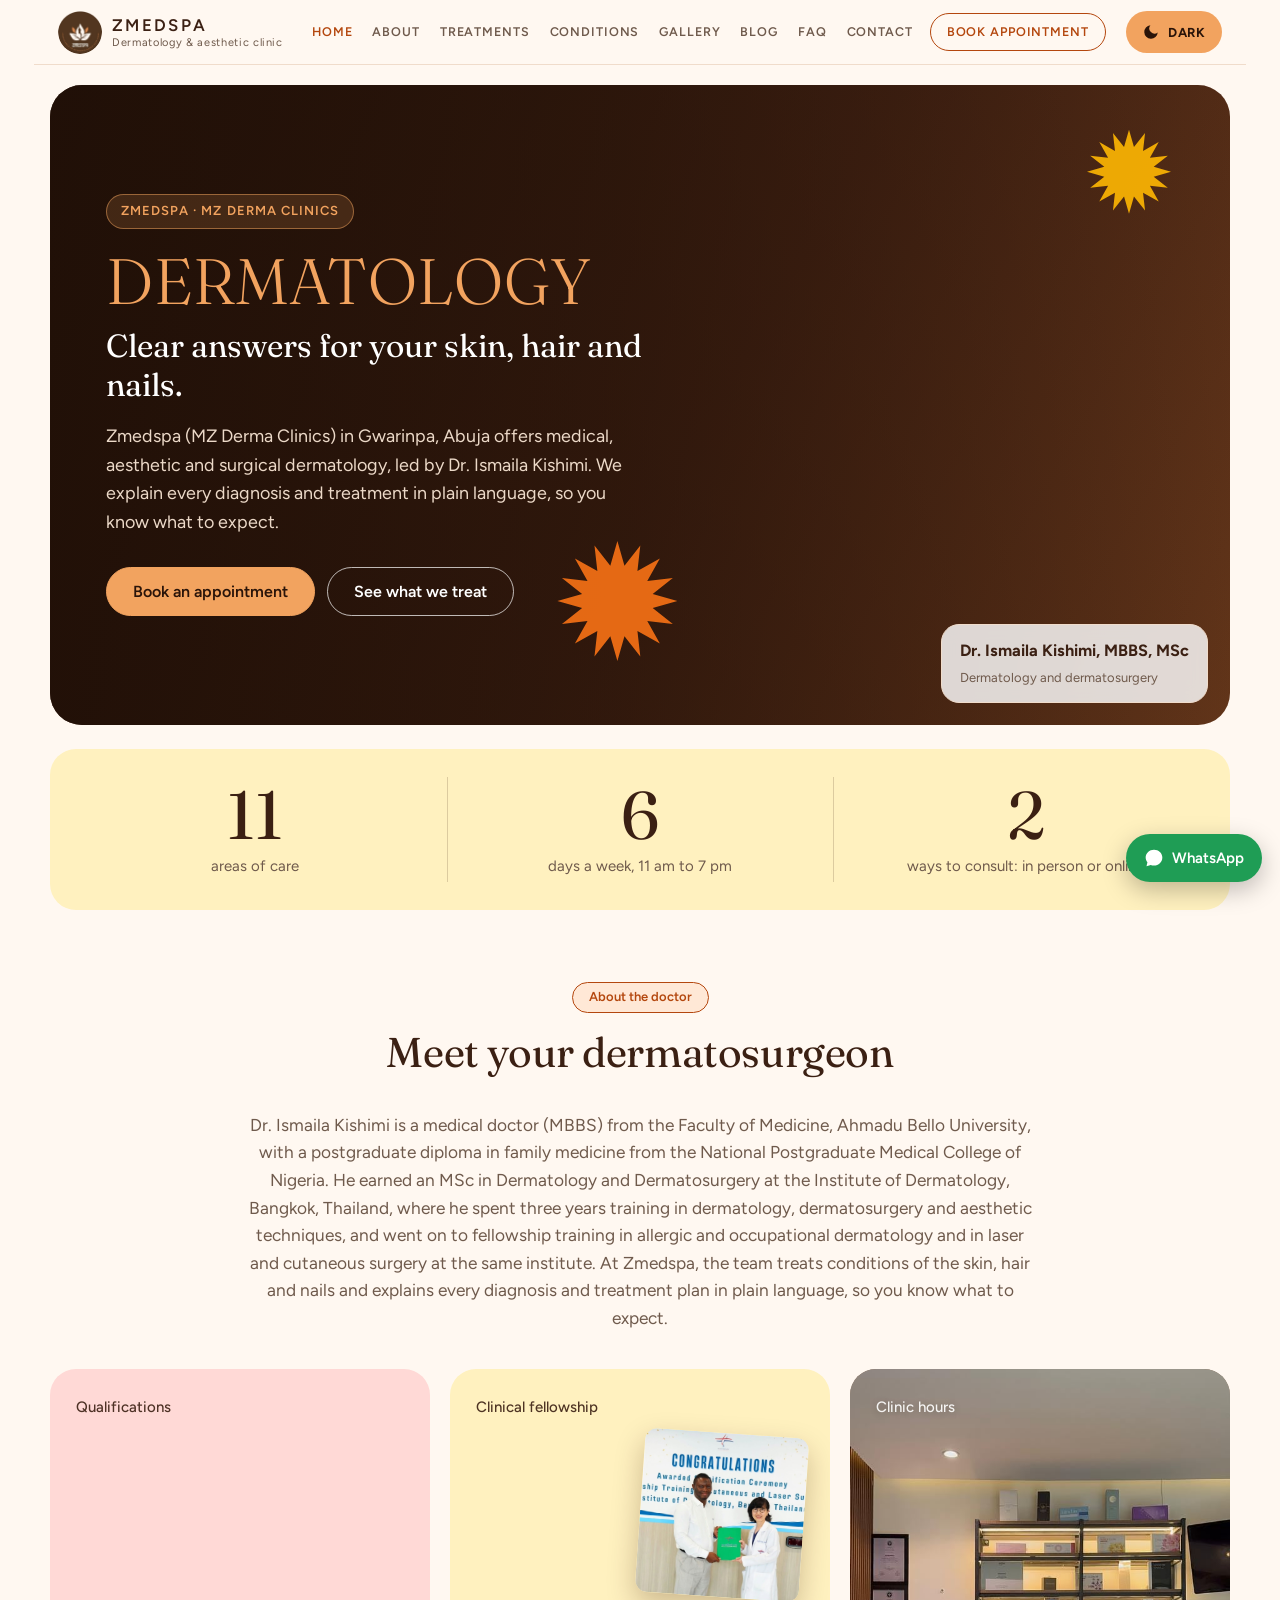
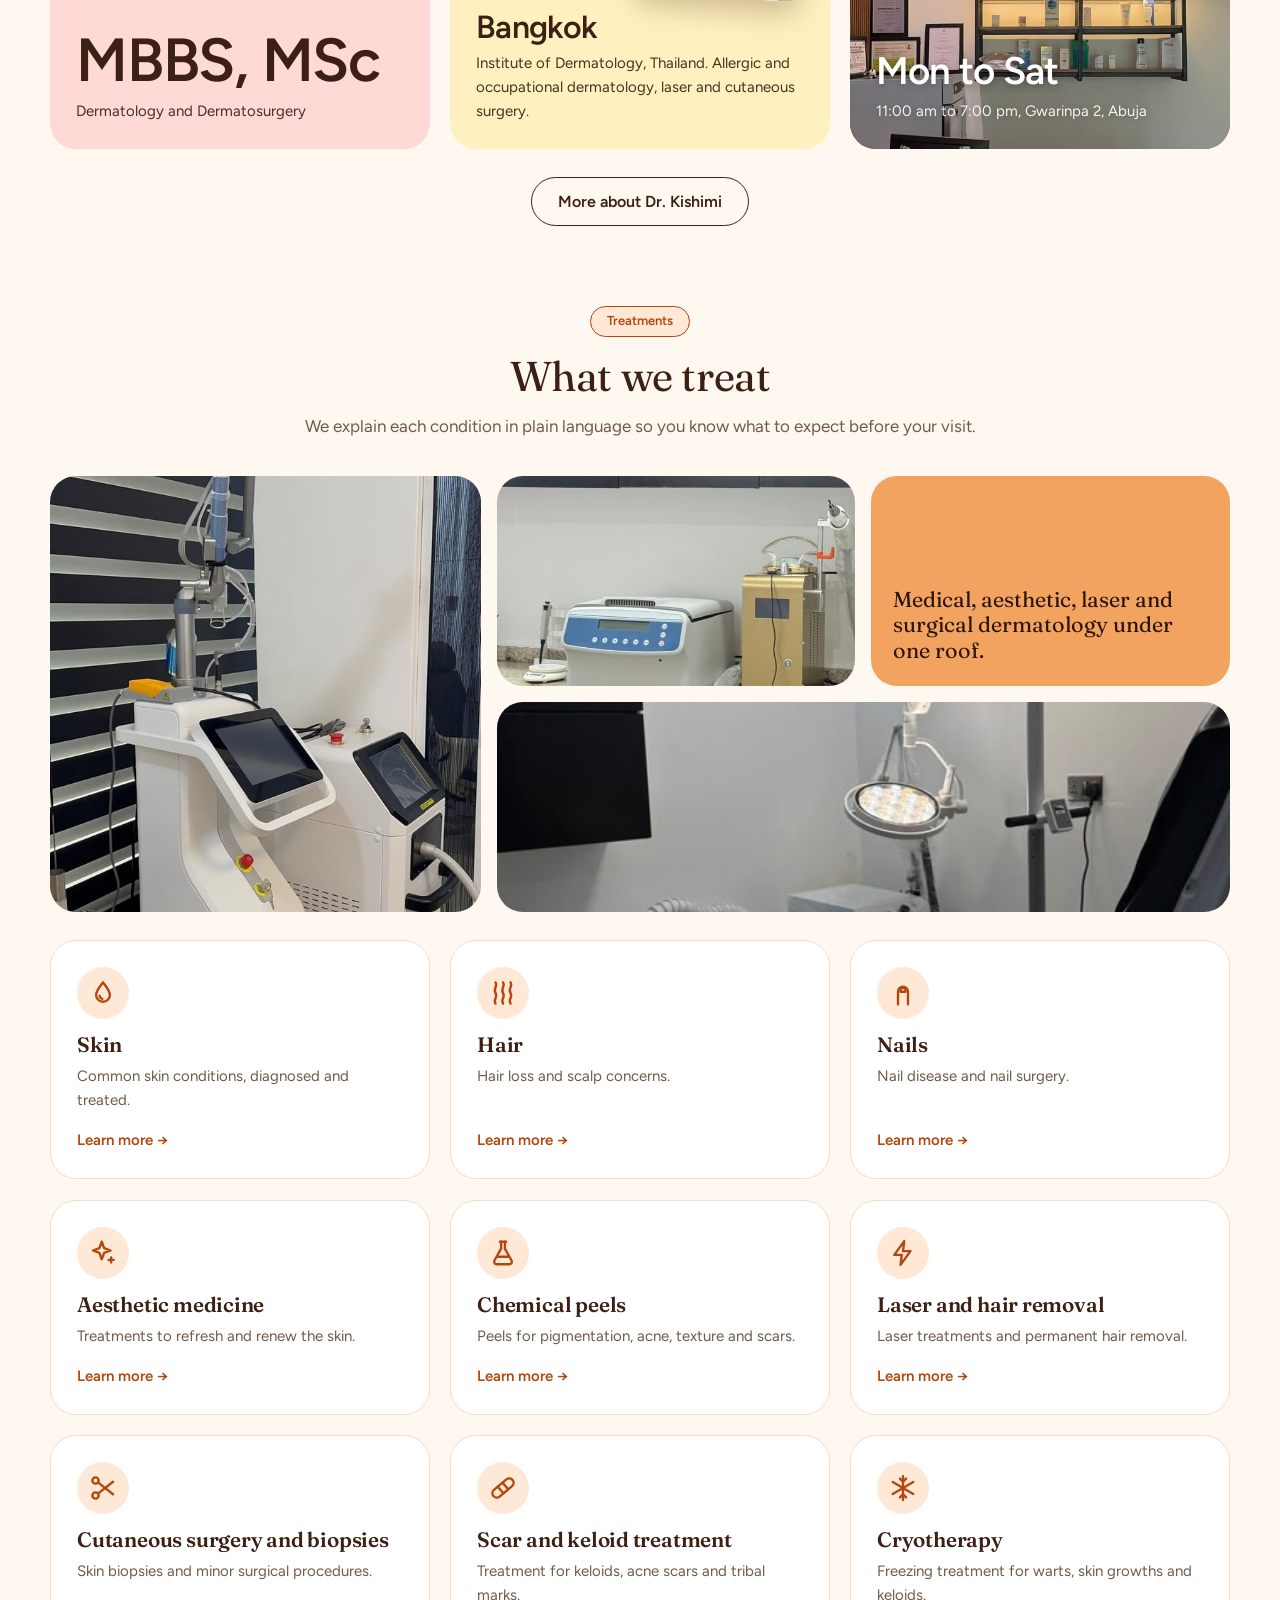
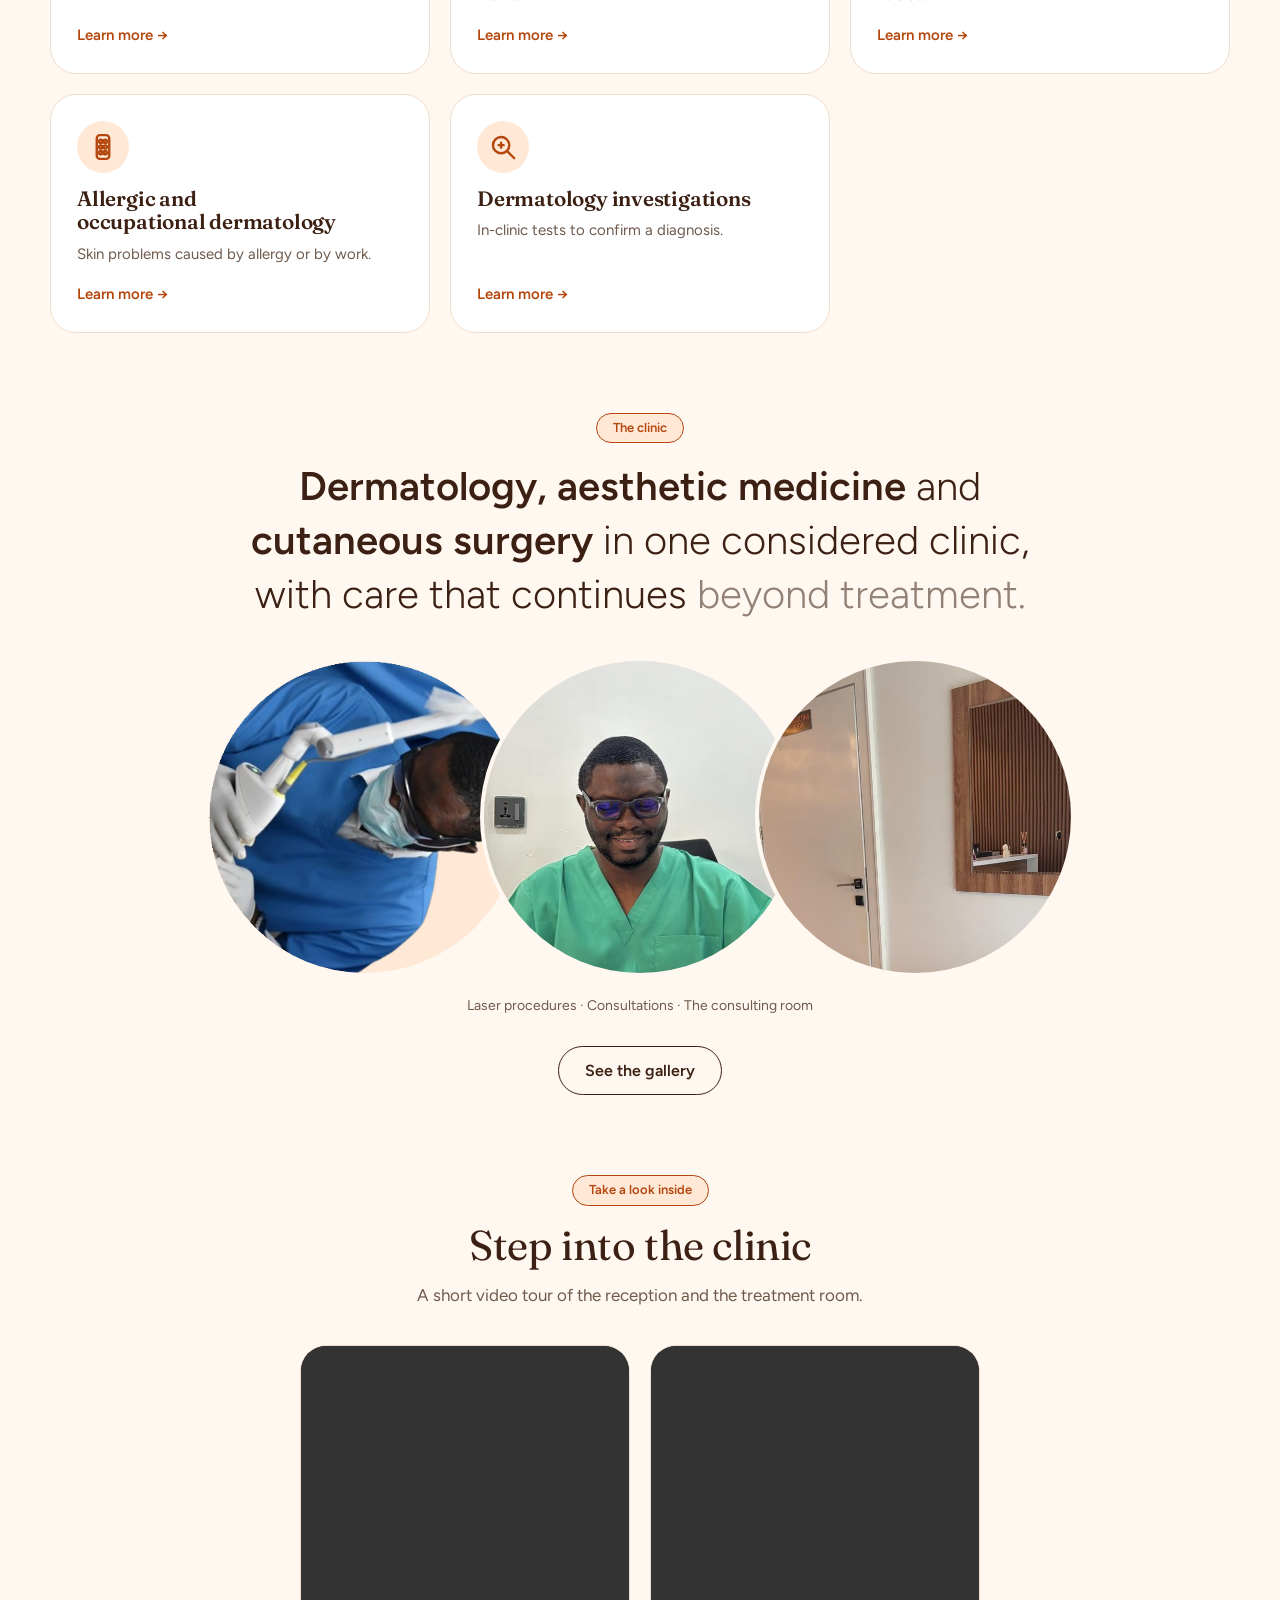
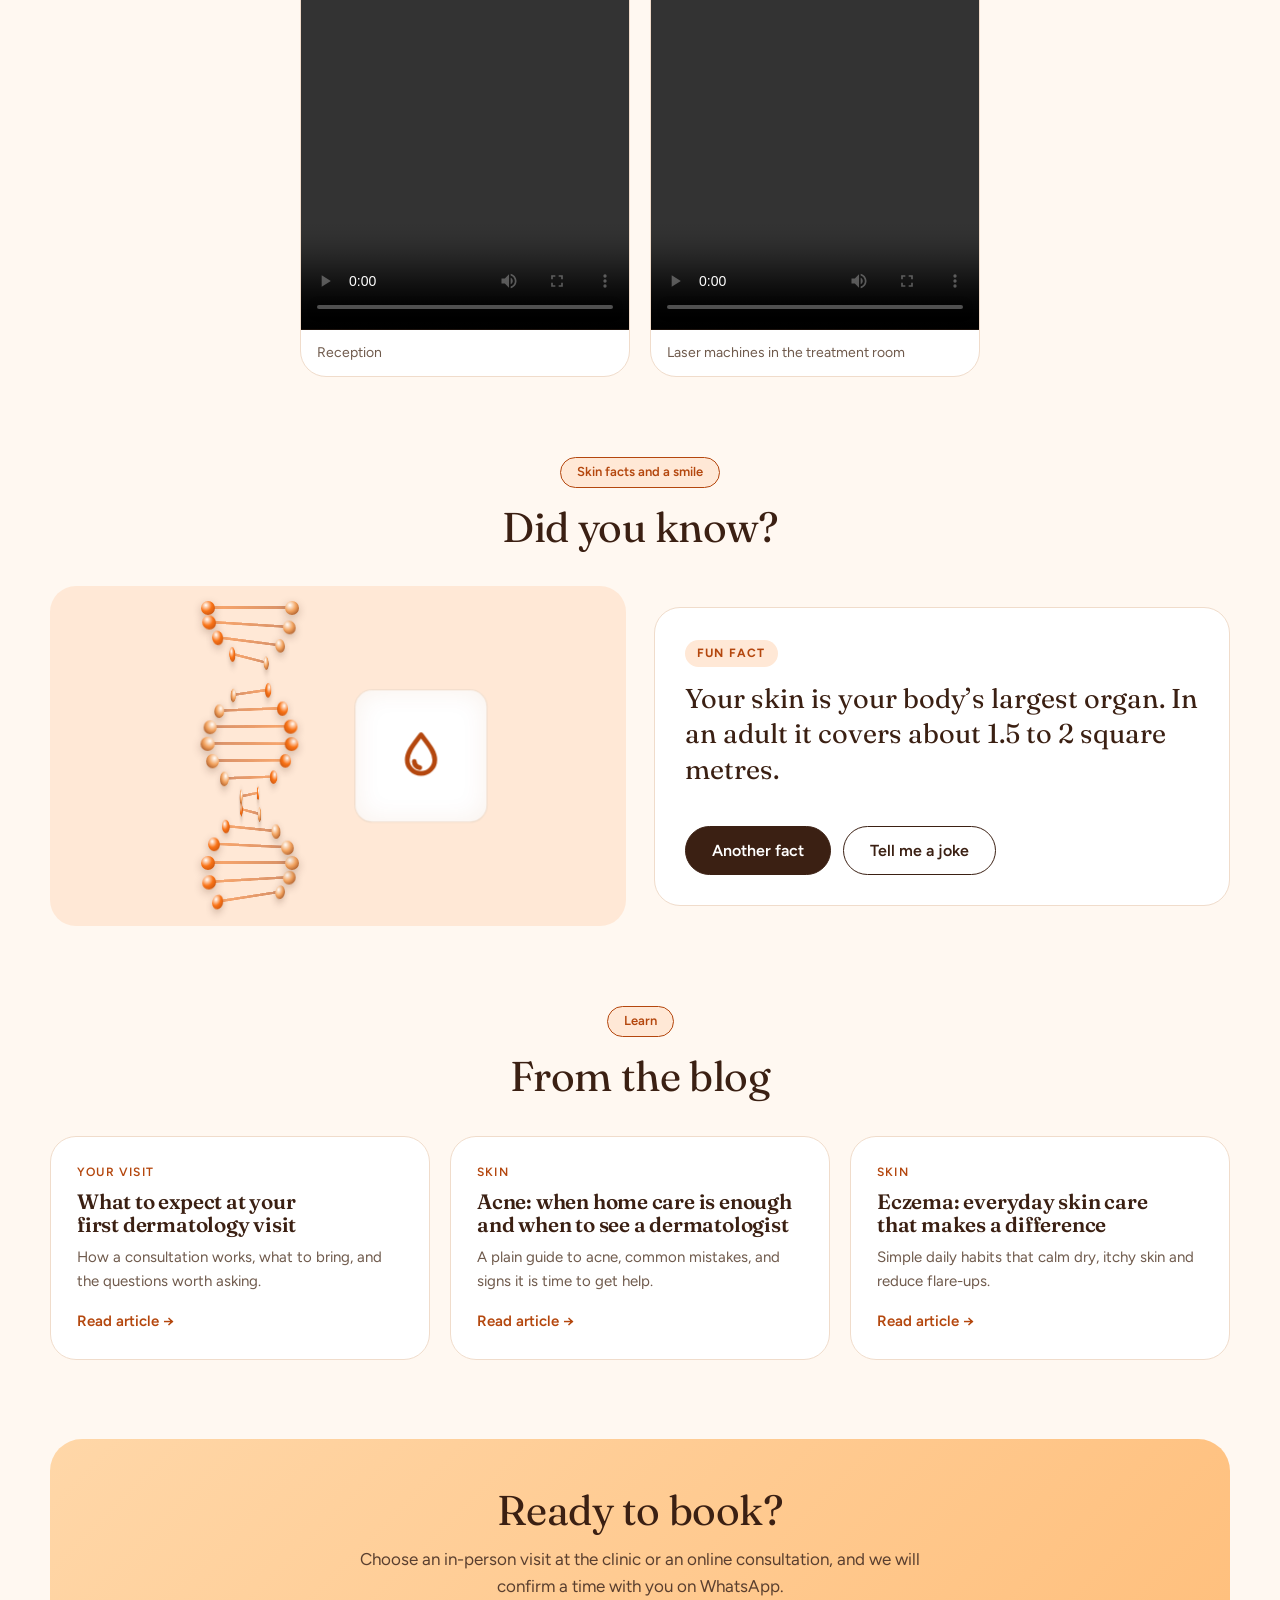
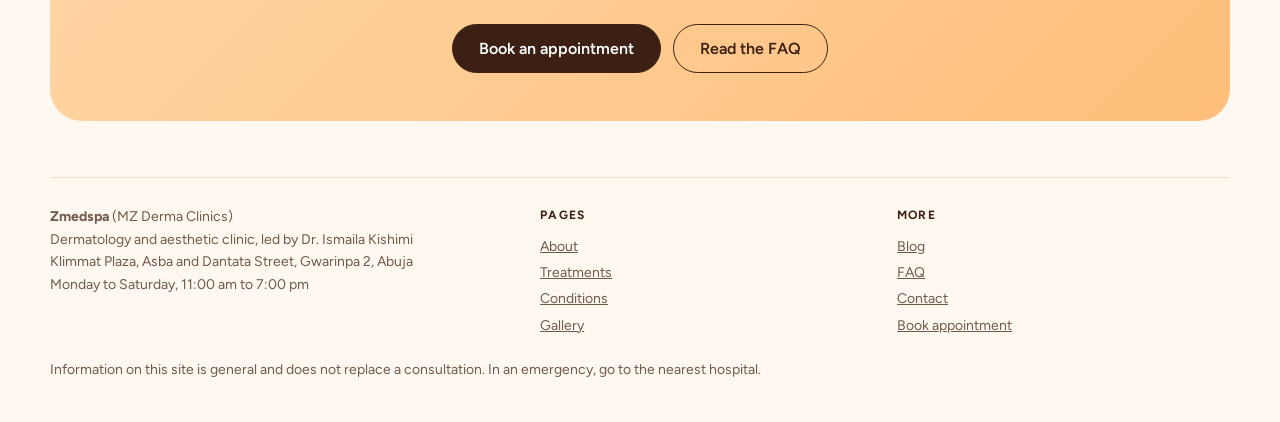
<file: index.html>
<!doctype html>
<html lang="en">
<head>
<meta charset="utf-8">
<meta name="viewport" content="width=device-width, initial-scale=1, viewport-fit=cover">
<meta name="description" content="Zmedspa (MZ Derma Clinics) is a dermatology and aesthetic clinic in Gwarinpa, Abuja, led by Dr. Ismaila Kishimi. Request an in-person or online appointment.">
<meta name="color-scheme" content="light dark">
<meta property="og:type" content="website">
<meta property="og:site_name" content="Zmedspa">
<meta name="robots" content="noindex">
<script type="application/ld+json">{"@context":"https://schema.org","@type":"MedicalClinic","name":"Zmedspa (MZ Derma Clinics)","medicalSpecialty":"Dermatologic","telephone":"+2349161036572","address":{"@type":"PostalAddress","streetAddress":"Klimmat Plaza, Asba and Dantata Street, Gwarinpa 2","addressLocality":"Abuja","addressCountry":"NG"},"openingHoursSpecification":[{"@type":"OpeningHoursSpecification","dayOfWeek":["Monday","Tuesday","Wednesday","Thursday","Friday","Saturday"],"opens":"11:00","closes":"19:00"}],"employee":{"@type":"Physician","name":"Dr. Ismaila Kishimi","medicalSpecialty":"Dermatologic"}}</script>
<meta property="og:title" content="Zmedspa | Dermatology and Aesthetic Clinic in Gwarinpa, Abuja">
<meta property="og:description" content="Zmedspa (MZ Derma Clinics) is a dermatology and aesthetic clinic in Gwarinpa, Abuja, led by Dr. Ismaila Kishimi. Request an in-person or online appointment.">
<link rel="icon" type="image/png" href="logo.png">
<title>Zmedspa | Dermatology and Aesthetic Clinic in Gwarinpa, Abuja</title>
<link rel="preconnect" href="https://fonts.googleapis.com">
<link rel="preconnect" href="https://fonts.gstatic.com" crossorigin>
<link rel="stylesheet" href="https://fonts.googleapis.com/css2?family=Figtree:wght@300;400;500;600;700&family=Fraunces:opsz,wght@9..144,300;9..144,400;9..144,600&display=swap">
<script>try{var t=localStorage.getItem('theme');if(t==='dark'||t==='light')document.documentElement.dataset.theme=t}catch(e){}</script>
<link rel="stylesheet" href="styles.css">
</head>
<body>
<a class="skip" href="#main">Skip to content</a>
<div class="wrap">
  <header class="top">
    <a class="brand" href="index.html" style="text-decoration:none"><img src="logo.png" alt="Zmedspa logo" width="44" height="44"><span>Zmedspa<small>Dermatology &amp; aesthetic clinic</small></span></a>
    <nav id="site-nav" aria-label="Main">
      <a href="index.html" aria-current="page">Home</a>
      <a href="about.html">About</a>
      <a href="treatments.html">Treatments</a>
      <a href="conditions.html">Conditions</a>
      <a href="gallery.html">Gallery</a>
      <a href="blog.html">Blog</a>
      <a href="faq.html">FAQ</a>
      <a href="contact.html">Contact</a>
      <a class="cta" href="book.html">Book appointment</a>
    </nav>
    <div class="tools">
      <button class="theme-btn" type="button" aria-label="Switch to dark mode"><svg class="i-moon" viewBox="0 0 24 24" aria-hidden="true"><path d="M21 12.8A9 9 0 1 1 11.2 3a7 7 0 0 0 9.8 9.8z"/></svg><svg class="i-sun" viewBox="0 0 24 24" aria-hidden="true"><circle cx="12" cy="12" r="4.2"/><path d="M12 1.8v2.6M12 19.6v2.6M1.8 12h2.6M19.6 12h2.6M4.8 4.8l1.8 1.8M17.4 17.4l1.8 1.8M4.8 19.2l1.8-1.8M17.4 6.6l1.8-1.8" stroke="currentColor" stroke-width="2" stroke-linecap="round" fill="none"/></svg><span class="theme-label">Dark</span></button>
      <button class="menu-btn" type="button" aria-expanded="false" aria-controls="site-nav">Menu</button>
    </div>
  </header>
  <div class="hero">
    <video class="bgvid" muted loop playsinline preload="none" aria-hidden="true" tabindex="-1" disablepictureinpicture data-src="videos/video-1.mp4"></video><span class="burst" aria-hidden="true"></span><span class="burst b2" aria-hidden="true"></span>
    <div class="hero-copy">
      <div class="eyebrow">Zmedspa &middot; MZ Derma Clinics</div>
      <h1>Dermatology</h1>
      <p class="tagline">Clear answers for your skin, hair and nails.</p>
      <p class="lead">Zmedspa (MZ Derma Clinics) in Gwarinpa, Abuja offers medical, aesthetic and surgical dermatology, led by Dr. Ismaila Kishimi. We explain every diagnosis and treatment in plain language, so you know what to expect.</p>
      <div class="actions">
        <a class="btn primary" href="book.html">Book an appointment</a>
        <a class="btn ghost" href="treatments.html">See what we treat</a>
      </div>
    </div>
    <div class="hero-photo">
      <div class="name-tag"><strong>Dr. Ismaila Kishimi, MBBS, MSc</strong><span>Dermatology and dermatosurgery</span></div>
    </div>
  </div>
  <main id="main">

    <div class="stats" aria-label="Zmedspa at a glance">
      <div class="stat"><b>11</b><span>areas of care</span></div>
      <div class="stat"><b>6</b><span>days a week, 11 am to 7 pm</span></div>
      <div class="stat"><b>2</b><span>ways to consult: in person or online</span></div>
    </div>

    <section id="about">
      <div class="head"><span class="pill">About the doctor</span><h2>Meet your dermatosurgeon</h2></div>
      <p class="about-text">Dr. Ismaila Kishimi is a medical doctor (MBBS) from the Faculty of Medicine, Ahmadu Bello University, with a postgraduate diploma in family medicine from the National Postgraduate Medical College of Nigeria. He earned an MSc in Dermatology and Dermatosurgery at the Institute of Dermatology, Bangkok, Thailand, where he spent three years training in dermatology, dermatosurgery and aesthetic techniques, and went on to fellowship training in allergic and occupational dermatology and in laser and cutaneous surgery at the same institute. At Zmedspa, the team treats conditions of the skin, hair and nails and explains every diagnosis and treatment plan in plain language, so you know what to expect.</p>
      <div class="facts">
        <div class="fact brown"><small>Qualifications</small><div><div class="big">MBBS, MSc</div><div class="desc">Dermatology and Dermatosurgery</div></div></div>
        <div class="fact cream">
          <small class="text">Clinical fellowship</small>
          <img src="images/certificate.jpg" alt="Dr. Kishimi receiving a fellowship certificate at the Institute of Dermatology, Bangkok" loading="lazy" width="800" height="799">
          <div class="text"><div class="big" style="font-size:2rem">Bangkok</div><div class="desc">Institute of Dermatology, Thailand. Allergic and occupational dermatology, laser and cutaneous surgery.</div></div>
        </div>
        <div class="fact photo">
          <img src="images/reception.jpg" alt="Clinic reception with framed certificates and lit product shelves" loading="lazy" width="607" height="929">
          <small class="top-label">Clinic hours</small>
          <div><div class="big" style="font-size:2.4rem">Mon to Sat</div><div class="desc">11:00 am to 7:00 pm, Gwarinpa 2, Abuja</div></div>
        </div>
      </div>
      <div class="actions" style="justify-content:center;margin-top:28px"><a class="btn ghost" href="about.html">More about Dr. Kishimi</a></div>
    </section>

    <section id="services">
      <div class="head"><span class="pill">Treatments</span><h2>What we treat</h2>
        <p class="section-intro">We explain each condition in plain language so you know what to expect before your visit.</p></div>
      <div class="collage">
        <figure class="c1"><img src="images/laser-machines.jpg" alt="Two laser machines beside a cryotherapy flask in front of a striped blind" loading="lazy"></figure>
        <figure class="c2"><img src="images/lab-equipment.jpg" alt="A centrifuge and a gold-coloured treatment machine on a laboratory counter" loading="lazy"></figure>
        <div class="c4">Medical, aesthetic, laser and surgical dermatology under one roof.</div>
        <figure class="c3"><img src="images/treatment-room-lamp.jpg" alt="Treatment room with an examination lamp, treatment bed and procedure chair" loading="lazy"></figure>
      </div>
      <div class="services">
        <a class="tile" href="treatments.html#skin"><span class="ico-badge"><svg class="ico" viewBox="0 0 24 24" aria-hidden="true" fill="none" stroke="currentColor" stroke-width="1.9" stroke-linecap="round" stroke-linejoin="round"><path pathLength="1" d="M12 3.5c3 4 5.5 6.8 5.5 10a5.5 5.5 0 0 1-11 0c0-3.2 2.5-6 5.5-10z"/><path pathLength="1" d="M9.3 14.2a2.8 2.8 0 0 0 2.4 2.5"/></svg></span><h3>Skin</h3><p>Common skin conditions, diagnosed and treated.</p><span class="more">Learn more &rarr;</span></a>
        <a class="tile" href="treatments.html#hair"><span class="ico-badge"><svg class="ico" viewBox="0 0 24 24" aria-hidden="true" fill="none" stroke="currentColor" stroke-width="1.9" stroke-linecap="round" stroke-linejoin="round"><path pathLength="1" d="M6 3.5c2.2 3-2.2 5 0 8.500s-2.200 5 0 8.500"/><path pathLength="1" d="M12 3.5c2.2 3-2.2 5 0 8.500s-2.200 5 0 8.500"/><path pathLength="1" d="M18 3.5c2.2 3-2.2 5 0 8.500s-2.200 5 0 8.500"/></svg></span><h3>Hair</h3><p>Hair loss and scalp concerns.</p><span class="more">Learn more &rarr;</span></a>
        <a class="tile" href="treatments.html#nails"><span class="ico-badge"><svg class="ico" viewBox="0 0 24 24" aria-hidden="true" fill="none" stroke="currentColor" stroke-width="1.9" stroke-linecap="round" stroke-linejoin="round"><path pathLength="1" d="M8 21V11a4 4 0 0 1 8 0v10"/><path pathLength="1" d="M10 11V9.800a2 2 0 0 1 4 0V11z"/></svg></span><h3>Nails</h3><p>Nail disease and nail surgery.</p><span class="more">Learn more &rarr;</span></a>
        <a class="tile" href="treatments.html#aesthetic"><span class="ico-badge"><svg class="ico" viewBox="0 0 24 24" aria-hidden="true" fill="none" stroke="currentColor" stroke-width="1.9" stroke-linecap="round" stroke-linejoin="round"><path pathLength="1" d="M11 3l1.900 5.100L18 10l-5.100 1.900L11 17l-1.900-5.100L4 10l5.100-1.900z"/><path pathLength="1" d="M18.500 15.500v4M16.500 17.500h4"/></svg></span><h3>Aesthetic medicine</h3><p>Treatments to refresh and renew the skin.</p><span class="more">Learn more &rarr;</span></a>
        <a class="tile" href="treatments.html#peels"><span class="ico-badge"><svg class="ico" viewBox="0 0 24 24" aria-hidden="true" fill="none" stroke="currentColor" stroke-width="1.9" stroke-linecap="round" stroke-linejoin="round"><path pathLength="1" d="M9.500 3h5"/><path pathLength="1" d="M10.500 3v5.500L5.200 18a2 2 0 0 0 1.800 3h10a2 2 0 0 0 1.800-3L13.500 8.500V3"/><path pathLength="1" d="M8 15h8"/></svg></span><h3>Chemical peels</h3><p>Peels for pigmentation, acne, texture and scars.</p><span class="more">Learn more &rarr;</span></a>
        <a class="tile" href="treatments.html#laser"><span class="ico-badge"><svg class="ico" viewBox="0 0 24 24" aria-hidden="true" fill="none" stroke="currentColor" stroke-width="1.9" stroke-linecap="round" stroke-linejoin="round"><path pathLength="1" d="M13 2.500L5 13.500h6l-1 8 8-11h-6z"/></svg></span><h3>Laser and hair removal</h3><p>Laser treatments and permanent hair removal.</p><span class="more">Learn more &rarr;</span></a>
        <a class="tile" href="treatments.html#surgery"><span class="ico-badge"><svg class="ico" viewBox="0 0 24 24" aria-hidden="true" fill="none" stroke="currentColor" stroke-width="1.9" stroke-linecap="round" stroke-linejoin="round"><circle pathLength="1" cx="6" cy="6" r="2.500"/><circle pathLength="1" cx="6" cy="18" r="2.500"/><path pathLength="1" d="M8 7.500L20 17M8 16.500L20 7"/></svg></span><h3>Cutaneous surgery and biopsies</h3><p>Skin biopsies and minor surgical procedures.</p><span class="more">Learn more &rarr;</span></a>
        <a class="tile" href="treatments.html#scars"><span class="ico-badge"><svg class="ico" viewBox="0 0 24 24" aria-hidden="true" fill="none" stroke="currentColor" stroke-width="1.9" stroke-linecap="round" stroke-linejoin="round"><g transform="rotate(-40 12 12)"><rect pathLength="1" x="2" y="8.500" width="20" height="7" rx="3.500"/><path pathLength="1" d="M9.500 8.500v7M14.500 8.500v7"/></g></svg></span><h3>Scar and keloid treatment</h3><p>Treatment for keloids, acne scars and tribal marks.</p><span class="more">Learn more &rarr;</span></a>
        <a class="tile" href="treatments.html#cryo"><span class="ico-badge"><svg class="ico" viewBox="0 0 24 24" aria-hidden="true" fill="none" stroke="currentColor" stroke-width="1.9" stroke-linecap="round" stroke-linejoin="round"><path pathLength="1" d="M12 2.500v19M3.800 7.250l16.400 9.500M3.800 16.750l16.400-9.500"/><path pathLength="1" d="M9.500 4.500L12 7l2.500-2.500M9.500 19.500L12 17l2.500 2.500"/></svg></span><h3>Cryotherapy</h3><p>Freezing treatment for warts, skin growths and keloids.</p><span class="more">Learn more &rarr;</span></a>
        <a class="tile" href="treatments.html#allergic"><span class="ico-badge"><svg class="ico" viewBox="0 0 24 24" aria-hidden="true" fill="none" stroke="currentColor" stroke-width="1.9" stroke-linecap="round" stroke-linejoin="round"><rect pathLength="1" x="7" y="2.500" width="10" height="19" rx="2.500"/><circle pathLength="1" cx="10.200" cy="7.500" r="1.300"/><circle pathLength="1" cx="13.800" cy="7.500" r="1.300"/><circle pathLength="1" cx="10.200" cy="12" r="1.300"/><circle pathLength="1" cx="13.800" cy="12" r="1.300"/><circle pathLength="1" cx="10.200" cy="16.500" r="1.300"/><circle pathLength="1" cx="13.800" cy="16.500" r="1.300"/></svg></span><h3>Allergic and occupational dermatology</h3><p>Skin problems caused by allergy or by work.</p><span class="more">Learn more &rarr;</span></a>
        <a class="tile" href="treatments.html#diagnostics"><span class="ico-badge"><svg class="ico" viewBox="0 0 24 24" aria-hidden="true" fill="none" stroke="currentColor" stroke-width="1.9" stroke-linecap="round" stroke-linejoin="round"><circle pathLength="1" cx="10.500" cy="10.500" r="6.500"/><path pathLength="1" d="M15.500 15.500L21 21"/><path pathLength="1" d="M8.500 10.500h4M10.500 8.500v4"/></svg></span><h3>Dermatology investigations</h3><p>In-clinic tests to confirm a diagnosis.</p><span class="more">Learn more &rarr;</span></a>
      </div>
    </section>

    <section id="clinic">
      <div class="head"><span class="pill">The clinic</span>
        <p class="statement"><b>Dermatology, aesthetic medicine</b> and <b>cutaneous surgery</b> in one considered clinic, with care that continues <span>beyond treatment.</span></p></div>
      <div class="circles">
        <img src="images/procedure.png" alt="Dr. Kishimi performing a laser procedure, wearing a mask and protective eyewear" loading="lazy" width="400" height="400">
        <img src="images/doctor-smiling.jpg" alt="Dr. Kishimi in green scrubs, smiling while using a tablet in the consulting room" loading="lazy" width="607" height="1080">
        <img src="images/consulting-room-door.jpg" alt="The consulting room door beside a mirror and a bench" loading="lazy" width="607" height="1080">
      </div>
      <p class="circles-caption">Laser procedures &middot; Consultations &middot; The consulting room</p>
      <div class="actions" style="justify-content:center;margin-top:28px"><a class="btn ghost" href="gallery.html">See the gallery</a></div>
    </section>

    <section id="tour">
      <div class="head"><span class="pill">Take a look inside</span><h2>Step into the clinic</h2>
        <p class="section-intro">A short video tour of the reception and the treatment room.</p></div>
      <div class="videos two"><figure class="vid"><video src="videos/video-1.mp4#t=0.1" controls playsinline preload="metadata" aria-label="Video panning across the clinic reception, lit product shelves and counter"></video><figcaption>Reception</figcaption></figure><figure class="vid"><video src="videos/video-4.mp4#t=0.1" controls playsinline preload="metadata" aria-label="Video of the laser machines and cryotherapy flask in the treatment room"></video><figcaption>Laser machines in the treatment room</figcaption></figure></div>
    </section>


    <section id="facts">
      <div class="head"><span class="pill">Skin facts and a smile</span><h2>Did you know?</h2></div>
      <div class="funwrap">
        <div class="scene" aria-hidden="true">
          <div class="helix"><div class="rung" style="--i:0"><i></i><i></i></div><div class="rung" style="--i:1"><i></i><i></i></div><div class="rung" style="--i:2"><i></i><i></i></div><div class="rung" style="--i:3"><i></i><i></i></div><div class="rung" style="--i:4"><i></i><i></i></div><div class="rung" style="--i:5"><i></i><i></i></div><div class="rung" style="--i:6"><i></i><i></i></div><div class="rung" style="--i:7"><i></i><i></i></div><div class="rung" style="--i:8"><i></i><i></i></div><div class="rung" style="--i:9"><i></i><i></i></div><div class="rung" style="--i:10"><i></i><i></i></div><div class="rung" style="--i:11"><i></i><i></i></div><div class="rung" style="--i:12"><i></i><i></i></div><div class="rung" style="--i:13"><i></i><i></i></div><div class="rung" style="--i:14"><i></i><i></i></div><div class="rung" style="--i:15"><i></i><i></i></div><div class="rung" style="--i:16"><i></i><i></i></div><div class="rung" style="--i:17"><i></i><i></i></div></div>
          <div class="cube-wrap"><div class="cube"><div class="f1"><svg class="ico" viewBox="0 0 24 24" aria-hidden="true" fill="none" stroke="currentColor" stroke-width="1.9" stroke-linecap="round" stroke-linejoin="round"><path pathLength="1" d="M12 3.5c3 4 5.5 6.8 5.5 10a5.5 5.5 0 0 1-11 0c0-3.2 2.5-6 5.5-10z"/><path pathLength="1" d="M9.3 14.2a2.8 2.8 0 0 0 2.4 2.5"/></svg></div><div class="f2"><svg class="ico" viewBox="0 0 24 24" aria-hidden="true" fill="none" stroke="currentColor" stroke-width="1.9" stroke-linecap="round" stroke-linejoin="round"><path pathLength="1" d="M12 2.500v19M3.800 7.250l16.400 9.500M3.800 16.750l16.400-9.500"/><path pathLength="1" d="M9.500 4.500L12 7l2.500-2.500M9.500 19.500L12 17l2.500 2.500"/></svg></div><div class="f3"><svg class="ico" viewBox="0 0 24 24" aria-hidden="true" fill="none" stroke="currentColor" stroke-width="1.9" stroke-linecap="round" stroke-linejoin="round"><path pathLength="1" d="M13 2.500L5 13.500h6l-1 8 8-11h-6z"/></svg></div><div class="f4"><svg class="ico" viewBox="0 0 24 24" aria-hidden="true" fill="none" stroke="currentColor" stroke-width="1.9" stroke-linecap="round" stroke-linejoin="round"><path pathLength="1" d="M11 3l1.900 5.100L18 10l-5.100 1.900L11 17l-1.900-5.100L4 10l5.100-1.900z"/><path pathLength="1" d="M18.500 15.500v4M16.500 17.500h4"/></svg></div><div class="f5"><svg class="ico" viewBox="0 0 24 24" aria-hidden="true" fill="none" stroke="currentColor" stroke-width="1.9" stroke-linecap="round" stroke-linejoin="round"><path pathLength="1" d="M9.500 3h5"/><path pathLength="1" d="M10.500 3v5.500L5.200 18a2 2 0 0 0 1.800 3h10a2 2 0 0 0 1.800-3L13.500 8.500V3"/><path pathLength="1" d="M8 15h8"/></svg></div><div class="f6"><svg class="ico" viewBox="0 0 24 24" aria-hidden="true" fill="none" stroke="currentColor" stroke-width="1.9" stroke-linecap="round" stroke-linejoin="round"><g transform="rotate(-40 12 12)"><rect pathLength="1" x="2" y="8.500" width="20" height="7" rx="3.500"/><path pathLength="1" d="M9.500 8.500v7M14.500 8.500v7"/></g></svg></div></div></div>
        </div>
        <div class="funcard">
          <div class="fun-stage"><span class="fun-label">Fun fact</span><p class="fun-text" aria-live="polite">Your skin is your body’s largest organ. In an adult it covers about 1.5 to 2 square metres.</p></div>
          <div class="fun-actions actions"><button class="btn primary" type="button" data-fun="fact">Another fact</button><button class="btn ghost" type="button" data-fun="joke">Tell me a joke</button></div>
          <script type="application/json" id="fun-data">{"facts":["Your skin is your body’s largest organ. In an adult it covers about 1.5 to 2 square metres.","Your outer layer of skin renews itself about every four weeks, a little more slowly as you get older.","The skin on your eyelids is among the thinnest on your body, while the skin on your palms and soles is the thickest.","Fingernails grow about three times as fast as toenails.","Darker skin has more natural protection from the sun, but it is never fully protected. Everyone benefits from sun care.","Acne is not caused by dirty skin. Scrubbing harder can irritate your skin and make things worse.","Goosebumps happen when tiny muscles at the base of each hair pull it upright.","Your fingerprints form before you are born and stay the same for life.","Your skin is home to billions of microbes, and most of them help to protect it."],"jokes":["Why is a dermatologist never bored? There is always a new rash of things to do.","Why was sunscreen invited to every party? It always had everyone covered.","Why was the skin cell so good at its job? It always knew when to shed its past.","What did the moisturiser say to the serum? Let’s layer our differences aside.","Why do dermatologists make good detectives? They always get right under the surface."]}</script>
        </div>
      </div>
    </section>

    <section id="learn">
      <div class="head"><span class="pill">Learn</span><h2>From the blog</h2></div>
      <div class="grid3">
        <a class="tile" href="blog-first-dermatology-visit.html"><span class="tag">Your visit</span><h3>What to expect at your first dermatology visit</h3><p>How a consultation works, what to bring, and the questions worth asking.</p><span class="more">Read article &rarr;</span></a>
        <a class="tile" href="blog-acne-basics.html"><span class="tag">Skin</span><h3>Acne: when home care is enough and when to see a dermatologist</h3><p>A plain guide to acne, common mistakes, and signs it is time to get help.</p><span class="more">Read article &rarr;</span></a>
        <a class="tile" href="blog-eczema-skin-care.html"><span class="tag">Skin</span><h3>Eczema: everyday skin care that makes a difference</h3><p>Simple daily habits that calm dry, itchy skin and reduce flare-ups.</p><span class="more">Read article &rarr;</span></a>
      </div>
    </section>


    <div class="cta-band">
      <h2>Ready to book?</h2>
      <p>Choose an in-person visit at the clinic or an online consultation, and we will confirm a time with you on WhatsApp.</p>
      <div class="actions"><a class="btn primary" href="book.html">Book an appointment</a><a class="btn ghost" href="faq.html">Read the FAQ</a></div>
    </div>
  </main>

  <footer>
    <div class="cols">
      <div><strong>Zmedspa</strong> (MZ Derma Clinics)<br>Dermatology and aesthetic clinic, led by Dr. Ismaila Kishimi<br>Klimmat Plaza, Asba and Dantata Street, Gwarinpa 2, Abuja<br>Monday to Saturday, 11:00 am to 7:00 pm</div>
      <div><h4>Pages</h4><a href="about.html">About</a><a href="treatments.html">Treatments</a><a href="conditions.html">Conditions</a><a href="gallery.html">Gallery</a></div>
      <div><h4>More</h4><a href="blog.html">Blog</a><a href="faq.html">FAQ</a><a href="contact.html">Contact</a><a href="book.html">Book appointment</a></div>
    </div>
    <div>Information on this site is general and does not replace a consultation. In an emergency, go to the nearest hospital.</div>
  </footer>
</div>
<button class="totop" type="button" aria-label="Back to top"><svg viewBox="0 0 24 24" aria-hidden="true"><path d="M12 19V6M5.5 12.5 12 6l6.500 6.500" fill="none" stroke="currentColor" stroke-width="2.4" stroke-linecap="round" stroke-linejoin="round"/></svg></button>
<a class="wa-float" href="https://wa.me/2349161036572" target="_blank" rel="noopener" aria-label="Chat on WhatsApp"><svg viewBox="0 0 24 24" aria-hidden="true"><path d="M12 2C6.5 2 2 6.2 2 11.4c0 2.1.8 4.1 2.1 5.7L3 22l5.1-1.6c1.2.5 2.5.7 3.9.7 5.5 0 10-4.2 10-9.7S17.5 2 12 2z"/></svg><span>WhatsApp</span></a>
<script src="site.js"></script>
</body>
</html>
</file>
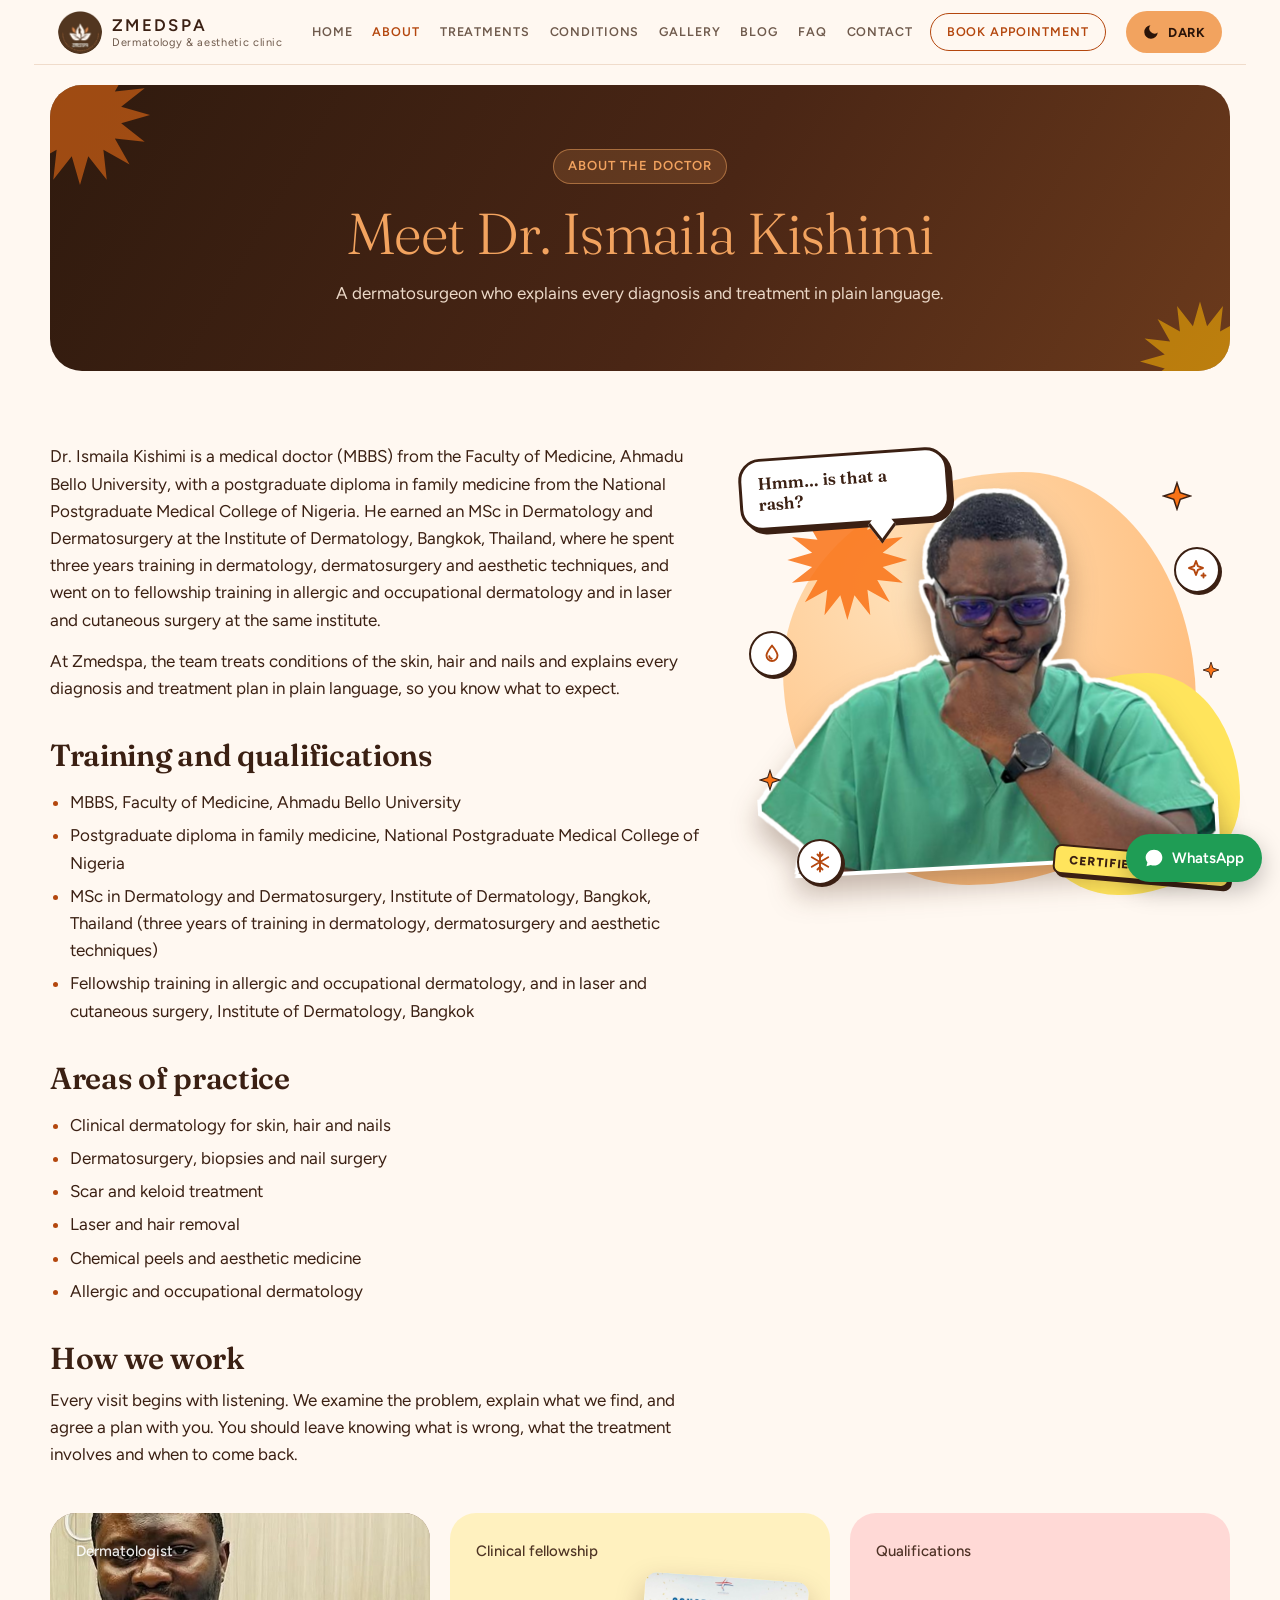
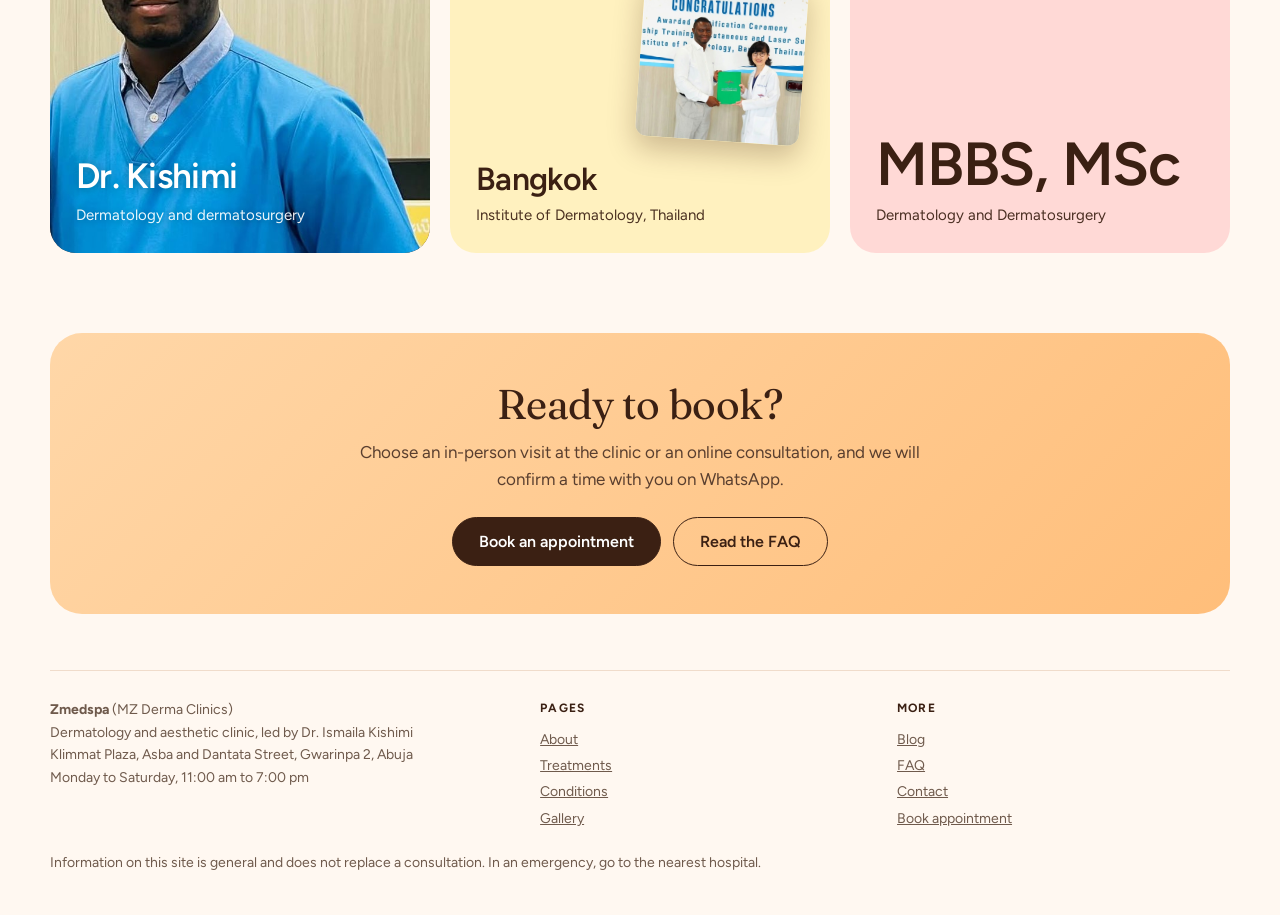
<file: about.html>
<!doctype html>
<html lang="en">
<head>
<meta charset="utf-8">
<meta name="viewport" content="width=device-width, initial-scale=1, viewport-fit=cover">
<meta name="description" content="Dr. Ismaila Kishimi is a dermatologist and dermatosurgeon with an MSc in Dermatology and Dermatosurgery and a fellowship at the Institute of Dermatology, Bangkok.">
<meta name="color-scheme" content="light dark">
<meta property="og:type" content="website">
<meta property="og:site_name" content="Zmedspa">
<meta name="robots" content="noindex">
<script type="application/ld+json">{"@context":"https://schema.org","@type":"MedicalClinic","name":"Zmedspa (MZ Derma Clinics)","medicalSpecialty":"Dermatologic","telephone":"+2349161036572","address":{"@type":"PostalAddress","streetAddress":"Klimmat Plaza, Asba and Dantata Street, Gwarinpa 2","addressLocality":"Abuja","addressCountry":"NG"},"openingHoursSpecification":[{"@type":"OpeningHoursSpecification","dayOfWeek":["Monday","Tuesday","Wednesday","Thursday","Friday","Saturday"],"opens":"11:00","closes":"19:00"}],"employee":{"@type":"Physician","name":"Dr. Ismaila Kishimi","medicalSpecialty":"Dermatologic"}}</script>
<meta property="og:title" content="About Dr. Ismaila Kishimi, Dermatologist in Abuja">
<meta property="og:description" content="Dr. Ismaila Kishimi is a dermatologist and dermatosurgeon with an MSc in Dermatology and Dermatosurgery and a fellowship at the Institute of Dermatology, Bangkok.">
<link rel="icon" type="image/png" href="logo.png">
<title>About Dr. Ismaila Kishimi, Dermatologist in Abuja</title>
<link rel="preconnect" href="https://fonts.googleapis.com">
<link rel="preconnect" href="https://fonts.gstatic.com" crossorigin>
<link rel="stylesheet" href="https://fonts.googleapis.com/css2?family=Figtree:wght@300;400;500;600;700&family=Fraunces:opsz,wght@9..144,300;9..144,400;9..144,600&display=swap">
<script>try{var t=localStorage.getItem('theme');if(t==='dark'||t==='light')document.documentElement.dataset.theme=t}catch(e){}</script>
<link rel="stylesheet" href="styles.css">
</head>
<body>
<a class="skip" href="#main">Skip to content</a>
<div class="wrap">
  <header class="top">
    <a class="brand" href="index.html" style="text-decoration:none"><img src="logo.png" alt="Zmedspa logo" width="44" height="44"><span>Zmedspa<small>Dermatology &amp; aesthetic clinic</small></span></a>
    <nav id="site-nav" aria-label="Main">
      <a href="index.html">Home</a>
      <a href="about.html" aria-current="page">About</a>
      <a href="treatments.html">Treatments</a>
      <a href="conditions.html">Conditions</a>
      <a href="gallery.html">Gallery</a>
      <a href="blog.html">Blog</a>
      <a href="faq.html">FAQ</a>
      <a href="contact.html">Contact</a>
      <a class="cta" href="book.html">Book appointment</a>
    </nav>
    <div class="tools">
      <button class="theme-btn" type="button" aria-label="Switch to dark mode"><svg class="i-moon" viewBox="0 0 24 24" aria-hidden="true"><path d="M21 12.8A9 9 0 1 1 11.2 3a7 7 0 0 0 9.8 9.8z"/></svg><svg class="i-sun" viewBox="0 0 24 24" aria-hidden="true"><circle cx="12" cy="12" r="4.2"/><path d="M12 1.8v2.6M12 19.6v2.6M1.8 12h2.6M19.6 12h2.6M4.8 4.8l1.8 1.8M17.4 17.4l1.8 1.8M4.8 19.2l1.8-1.8M17.4 6.6l1.8-1.8" stroke="currentColor" stroke-width="2" stroke-linecap="round" fill="none"/></svg><span class="theme-label">Dark</span></button>
      <button class="menu-btn" type="button" aria-expanded="false" aria-controls="site-nav">Menu</button>
    </div>
  </header>
  <div class="page-head">
    <span class="burst" aria-hidden="true"></span><span class="burst b2" aria-hidden="true"></span>
    <div class="eyebrow">About the doctor</div>
    <h1>Meet Dr. Ismaila Kishimi</h1>
    <p>A dermatosurgeon who explains every diagnosis and treatment in plain language.</p>
  </div>
  <main id="main">

    <section>
      <div class="about-split">
        <aside class="sticker-stage" aria-label="A fun cut-out of Dr. Kishimi">
          <div class="blob blob-a"></div><div class="blob blob-b"></div>
          <span class="burst" aria-hidden="true"></span>
          <button class="bubble" type="button" aria-label="Tap for another message from Dr. Kishimi">Hmm&hellip; is that a rash?</button>
          <img class="cutout" src="images/doctor-cutout.png" alt="Dr. Kishimi in green scrubs with a hand on his chin, looking thoughtful" width="560" height="459" loading="lazy">
          <span class="doodle-wrap s1" aria-hidden="true"><svg class="doodle" viewBox="0 0 24 24" aria-hidden="true"><path d="M12 1.500l2.600 7.900 7.900 2.600-7.900 2.600L12 22.500l-2.600-7.900L1.500 12l7.900-2.600z"/></svg></span><span class="doodle-wrap s2" aria-hidden="true"><svg class="doodle" viewBox="0 0 24 24" aria-hidden="true"><path d="M12 1.500l2.600 7.900 7.900 2.600-7.900 2.600L12 22.500l-2.600-7.900L1.500 12l7.900-2.600z"/></svg></span><span class="doodle-wrap s3" aria-hidden="true"><svg class="doodle" viewBox="0 0 24 24" aria-hidden="true"><path d="M12 1.500l2.600 7.900 7.900 2.600-7.900 2.600L12 22.500l-2.600-7.900L1.500 12l7.900-2.600z"/></svg></span>
          <span class="float fl-1" aria-hidden="true"><svg class="ico" viewBox="0 0 24 24" aria-hidden="true" fill="none" stroke="currentColor" stroke-width="1.9" stroke-linecap="round" stroke-linejoin="round"><path pathLength="1" d="M12 3.5c3 4 5.5 6.8 5.5 10a5.5 5.5 0 0 1-11 0c0-3.2 2.5-6 5.5-10z"/><path pathLength="1" d="M9.3 14.2a2.8 2.8 0 0 0 2.4 2.5"/></svg></span><span class="float fl-2" aria-hidden="true"><svg class="ico" viewBox="0 0 24 24" aria-hidden="true" fill="none" stroke="currentColor" stroke-width="1.9" stroke-linecap="round" stroke-linejoin="round"><path pathLength="1" d="M11 3l1.900 5.100L18 10l-5.100 1.900L11 17l-1.900-5.100L4 10l5.100-1.900z"/><path pathLength="1" d="M18.500 15.500v4M16.500 17.500h4"/></svg></span><span class="float fl-3" aria-hidden="true"><svg class="ico" viewBox="0 0 24 24" aria-hidden="true" fill="none" stroke="currentColor" stroke-width="1.9" stroke-linecap="round" stroke-linejoin="round"><path pathLength="1" d="M12 2.500v19M3.800 7.250l16.400 9.500M3.800 16.750l16.400-9.500"/><path pathLength="1" d="M9.500 4.500L12 7l2.500-2.500M9.500 19.500L12 17l2.500 2.500"/></svg></span>
          <span class="tag-sticker" aria-hidden="true">Certified skin nerd</span>
        </aside>
      <div class="prose">
        <p>Dr. Ismaila Kishimi is a medical doctor (MBBS) from the Faculty of Medicine, Ahmadu Bello University, with a postgraduate diploma in family medicine from the National Postgraduate Medical College of Nigeria. He earned an MSc in Dermatology and Dermatosurgery at the Institute of Dermatology, Bangkok, Thailand, where he spent three years training in dermatology, dermatosurgery and aesthetic techniques, and went on to fellowship training in allergic and occupational dermatology and in laser and cutaneous surgery at the same institute.</p>
        <p>At Zmedspa, the team treats conditions of the skin, hair and nails and explains every diagnosis and treatment plan in plain language, so you know what to expect.</p>
        <h2>Training and qualifications</h2>
        <ul>
          <li>MBBS, Faculty of Medicine, Ahmadu Bello University</li>
          <li>Postgraduate diploma in family medicine, National Postgraduate Medical College of Nigeria</li>
          <li>MSc in Dermatology and Dermatosurgery, Institute of Dermatology, Bangkok, Thailand (three years of training in dermatology, dermatosurgery and aesthetic techniques)</li>
          <li>Fellowship training in allergic and occupational dermatology, and in laser and cutaneous surgery, Institute of Dermatology, Bangkok</li>
        </ul>
        <h2>Areas of practice</h2>
        <ul><li>Clinical dermatology for skin, hair and nails</li><li>Dermatosurgery, biopsies and nail surgery</li><li>Scar and keloid treatment</li><li>Laser and hair removal</li><li>Chemical peels and aesthetic medicine</li><li>Allergic and occupational dermatology</li></ul>
        <h2>How we work</h2>
        <p>Every visit begins with listening. We examine the problem, explain what we find, and agree a plan with you. You should leave knowing what is wrong, what the treatment involves and when to come back.</p>
      </div>
      </div>
      <div class="facts" style="margin-top:44px">
        <div class="fact photo"><img src="images/portrait.jpg" alt="Dr. Ismaila Kishimi in blue scrubs" loading="lazy" width="640" height="800"><small class="top-label">Dermatologist</small><div><div class="big" style="font-size:2.2rem">Dr. Kishimi</div><div class="desc">Dermatology and dermatosurgery</div></div></div>
        <div class="fact cream"><small class="text">Clinical fellowship</small><img src="images/certificate.jpg" alt="Dr. Kishimi receiving a fellowship certificate at the Institute of Dermatology, Bangkok" loading="lazy" width="800" height="799"><div class="text"><div class="big" style="font-size:2rem">Bangkok</div><div class="desc">Institute of Dermatology, Thailand</div></div></div>
        <div class="fact brown"><small>Qualifications</small><div><div class="big">MBBS, MSc</div><div class="desc">Dermatology and Dermatosurgery</div></div></div>
      </div>
    </section>

    <div class="cta-band">
      <h2>Ready to book?</h2>
      <p>Choose an in-person visit at the clinic or an online consultation, and we will confirm a time with you on WhatsApp.</p>
      <div class="actions"><a class="btn primary" href="book.html">Book an appointment</a><a class="btn ghost" href="faq.html">Read the FAQ</a></div>
    </div>
  </main>

  <footer>
    <div class="cols">
      <div><strong>Zmedspa</strong> (MZ Derma Clinics)<br>Dermatology and aesthetic clinic, led by Dr. Ismaila Kishimi<br>Klimmat Plaza, Asba and Dantata Street, Gwarinpa 2, Abuja<br>Monday to Saturday, 11:00 am to 7:00 pm</div>
      <div><h4>Pages</h4><a href="about.html">About</a><a href="treatments.html">Treatments</a><a href="conditions.html">Conditions</a><a href="gallery.html">Gallery</a></div>
      <div><h4>More</h4><a href="blog.html">Blog</a><a href="faq.html">FAQ</a><a href="contact.html">Contact</a><a href="book.html">Book appointment</a></div>
    </div>
    <div>Information on this site is general and does not replace a consultation. In an emergency, go to the nearest hospital.</div>
  </footer>
</div>
<button class="totop" type="button" aria-label="Back to top"><svg viewBox="0 0 24 24" aria-hidden="true"><path d="M12 19V6M5.5 12.5 12 6l6.500 6.500" fill="none" stroke="currentColor" stroke-width="2.4" stroke-linecap="round" stroke-linejoin="round"/></svg></button>
<a class="wa-float" href="https://wa.me/2349161036572" target="_blank" rel="noopener" aria-label="Chat on WhatsApp"><svg viewBox="0 0 24 24" aria-hidden="true"><path d="M12 2C6.5 2 2 6.2 2 11.4c0 2.1.8 4.1 2.1 5.7L3 22l5.1-1.6c1.2.5 2.5.7 3.9.7 5.5 0 10-4.2 10-9.7S17.5 2 12 2z"/></svg><span>WhatsApp</span></a>
<script src="site.js"></script>
</body>
</html>
</file>
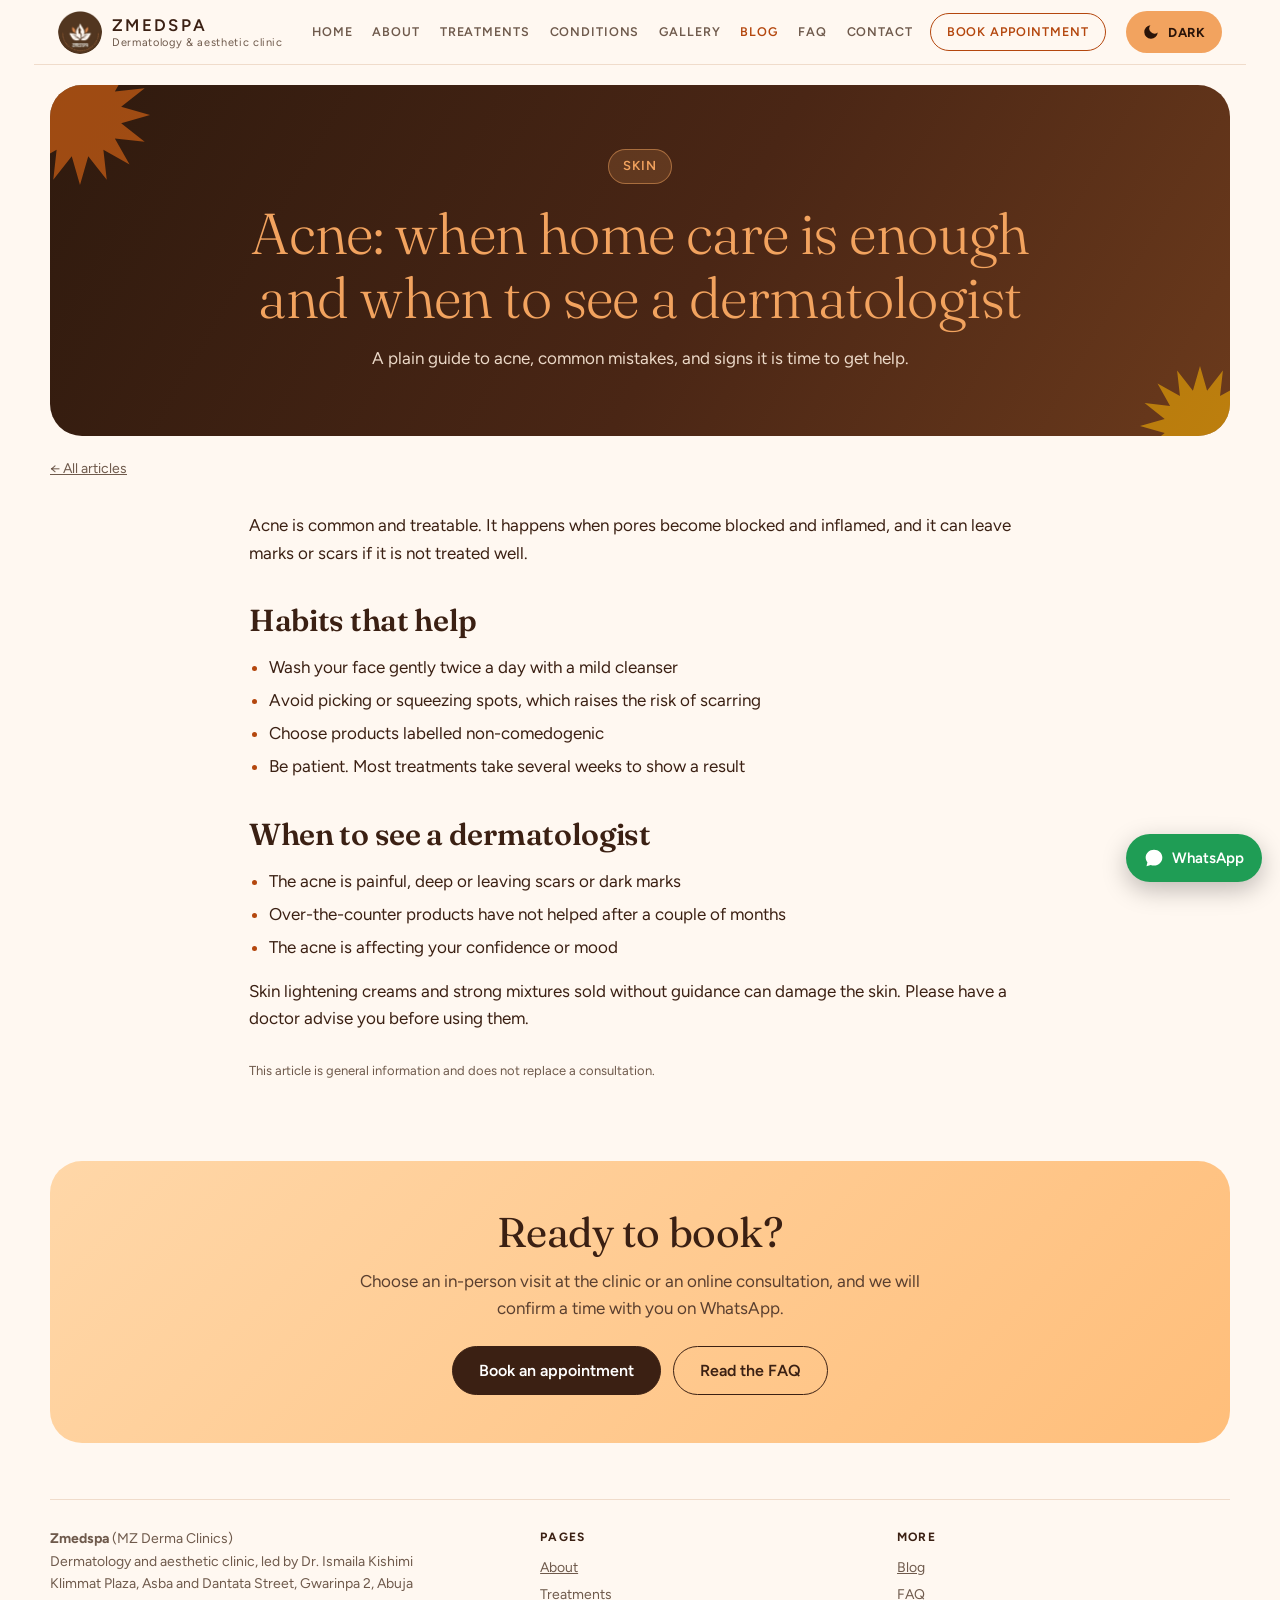
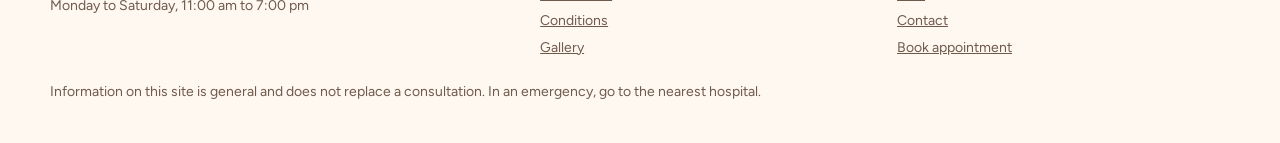
<file: blog-acne-basics.html>
<!doctype html>
<html lang="en">
<head>
<meta charset="utf-8">
<meta name="viewport" content="width=device-width, initial-scale=1, viewport-fit=cover">
<meta name="description" content="A plain guide to acne, common mistakes, and signs it is time to get help.">
<meta name="color-scheme" content="light dark">
<meta property="og:type" content="website">
<meta property="og:site_name" content="Zmedspa">
<meta name="robots" content="noindex">
<script type="application/ld+json">{"@context":"https://schema.org","@type":"MedicalClinic","name":"Zmedspa (MZ Derma Clinics)","medicalSpecialty":"Dermatologic","telephone":"+2349161036572","address":{"@type":"PostalAddress","streetAddress":"Klimmat Plaza, Asba and Dantata Street, Gwarinpa 2","addressLocality":"Abuja","addressCountry":"NG"},"openingHoursSpecification":[{"@type":"OpeningHoursSpecification","dayOfWeek":["Monday","Tuesday","Wednesday","Thursday","Friday","Saturday"],"opens":"11:00","closes":"19:00"}],"employee":{"@type":"Physician","name":"Dr. Ismaila Kishimi","medicalSpecialty":"Dermatologic"}}</script>
<meta property="og:title" content="Acne: when home care is enough and when to see a dermatologist | Zmedspa">
<meta property="og:description" content="A plain guide to acne, common mistakes, and signs it is time to get help.">
<link rel="icon" type="image/png" href="logo.png">
<title>Acne: when home care is enough and when to see a dermatologist | Zmedspa</title>
<link rel="preconnect" href="https://fonts.googleapis.com">
<link rel="preconnect" href="https://fonts.gstatic.com" crossorigin>
<link rel="stylesheet" href="https://fonts.googleapis.com/css2?family=Figtree:wght@300;400;500;600;700&family=Fraunces:opsz,wght@9..144,300;9..144,400;9..144,600&display=swap">
<script>try{var t=localStorage.getItem('theme');if(t==='dark'||t==='light')document.documentElement.dataset.theme=t}catch(e){}</script>
<link rel="stylesheet" href="styles.css">
</head>
<body>
<a class="skip" href="#main">Skip to content</a>
<div class="wrap">
  <header class="top">
    <a class="brand" href="index.html" style="text-decoration:none"><img src="logo.png" alt="Zmedspa logo" width="44" height="44"><span>Zmedspa<small>Dermatology &amp; aesthetic clinic</small></span></a>
    <nav id="site-nav" aria-label="Main">
      <a href="index.html">Home</a>
      <a href="about.html">About</a>
      <a href="treatments.html">Treatments</a>
      <a href="conditions.html">Conditions</a>
      <a href="gallery.html">Gallery</a>
      <a href="blog.html" aria-current="page">Blog</a>
      <a href="faq.html">FAQ</a>
      <a href="contact.html">Contact</a>
      <a class="cta" href="book.html">Book appointment</a>
    </nav>
    <div class="tools">
      <button class="theme-btn" type="button" aria-label="Switch to dark mode"><svg class="i-moon" viewBox="0 0 24 24" aria-hidden="true"><path d="M21 12.8A9 9 0 1 1 11.2 3a7 7 0 0 0 9.8 9.8z"/></svg><svg class="i-sun" viewBox="0 0 24 24" aria-hidden="true"><circle cx="12" cy="12" r="4.2"/><path d="M12 1.8v2.6M12 19.6v2.6M1.8 12h2.6M19.6 12h2.6M4.8 4.8l1.8 1.8M17.4 17.4l1.8 1.8M4.8 19.2l1.8-1.8M17.4 6.6l1.8-1.8" stroke="currentColor" stroke-width="2" stroke-linecap="round" fill="none"/></svg><span class="theme-label">Dark</span></button>
      <button class="menu-btn" type="button" aria-expanded="false" aria-controls="site-nav">Menu</button>
    </div>
  </header>
  <div class="page-head">
    <span class="burst" aria-hidden="true"></span><span class="burst b2" aria-hidden="true"></span>
    <div class="eyebrow">Skin</div>
    <h1>Acne: when home care is enough and when to see a dermatologist</h1>
    <p>A plain guide to acne, common mistakes, and signs it is time to get help.</p>
  </div>
  <main id="main">

    <p class="crumbs"><a href="blog.html">&larr; All articles</a></p>
    <section style="padding-top:32px"><article class="prose"><p>Acne is common and treatable. It happens when pores become blocked and inflamed, and it can leave marks or scars if it is not treated well.</p>
<h2>Habits that help</h2>
<ul><li>Wash your face gently twice a day with a mild cleanser</li><li>Avoid picking or squeezing spots, which raises the risk of scarring</li><li>Choose products labelled non-comedogenic</li><li>Be patient. Most treatments take several weeks to show a result</li></ul>
<h2>When to see a dermatologist</h2>
<ul><li>The acne is painful, deep or leaving scars or dark marks</li><li>Over-the-counter products have not helped after a couple of months</li><li>The acne is affecting your confidence or mood</li></ul>
<p>Skin lightening creams and strong mixtures sold without guidance can damage the skin. Please have a doctor advise you before using them.</p><p class="note" style="margin-top:28px">This article is general information and does not replace a consultation.</p></article></section>

    <div class="cta-band">
      <h2>Ready to book?</h2>
      <p>Choose an in-person visit at the clinic or an online consultation, and we will confirm a time with you on WhatsApp.</p>
      <div class="actions"><a class="btn primary" href="book.html">Book an appointment</a><a class="btn ghost" href="faq.html">Read the FAQ</a></div>
    </div>
  </main>

  <footer>
    <div class="cols">
      <div><strong>Zmedspa</strong> (MZ Derma Clinics)<br>Dermatology and aesthetic clinic, led by Dr. Ismaila Kishimi<br>Klimmat Plaza, Asba and Dantata Street, Gwarinpa 2, Abuja<br>Monday to Saturday, 11:00 am to 7:00 pm</div>
      <div><h4>Pages</h4><a href="about.html">About</a><a href="treatments.html">Treatments</a><a href="conditions.html">Conditions</a><a href="gallery.html">Gallery</a></div>
      <div><h4>More</h4><a href="blog.html">Blog</a><a href="faq.html">FAQ</a><a href="contact.html">Contact</a><a href="book.html">Book appointment</a></div>
    </div>
    <div>Information on this site is general and does not replace a consultation. In an emergency, go to the nearest hospital.</div>
  </footer>
</div>
<button class="totop" type="button" aria-label="Back to top"><svg viewBox="0 0 24 24" aria-hidden="true"><path d="M12 19V6M5.5 12.5 12 6l6.500 6.500" fill="none" stroke="currentColor" stroke-width="2.4" stroke-linecap="round" stroke-linejoin="round"/></svg></button>
<a class="wa-float" href="https://wa.me/2349161036572" target="_blank" rel="noopener" aria-label="Chat on WhatsApp"><svg viewBox="0 0 24 24" aria-hidden="true"><path d="M12 2C6.5 2 2 6.2 2 11.4c0 2.1.8 4.1 2.1 5.7L3 22l5.1-1.6c1.2.5 2.5.7 3.9.7 5.5 0 10-4.2 10-9.7S17.5 2 12 2z"/></svg><span>WhatsApp</span></a>
<script src="site.js"></script>
</body>
</html>
</file>
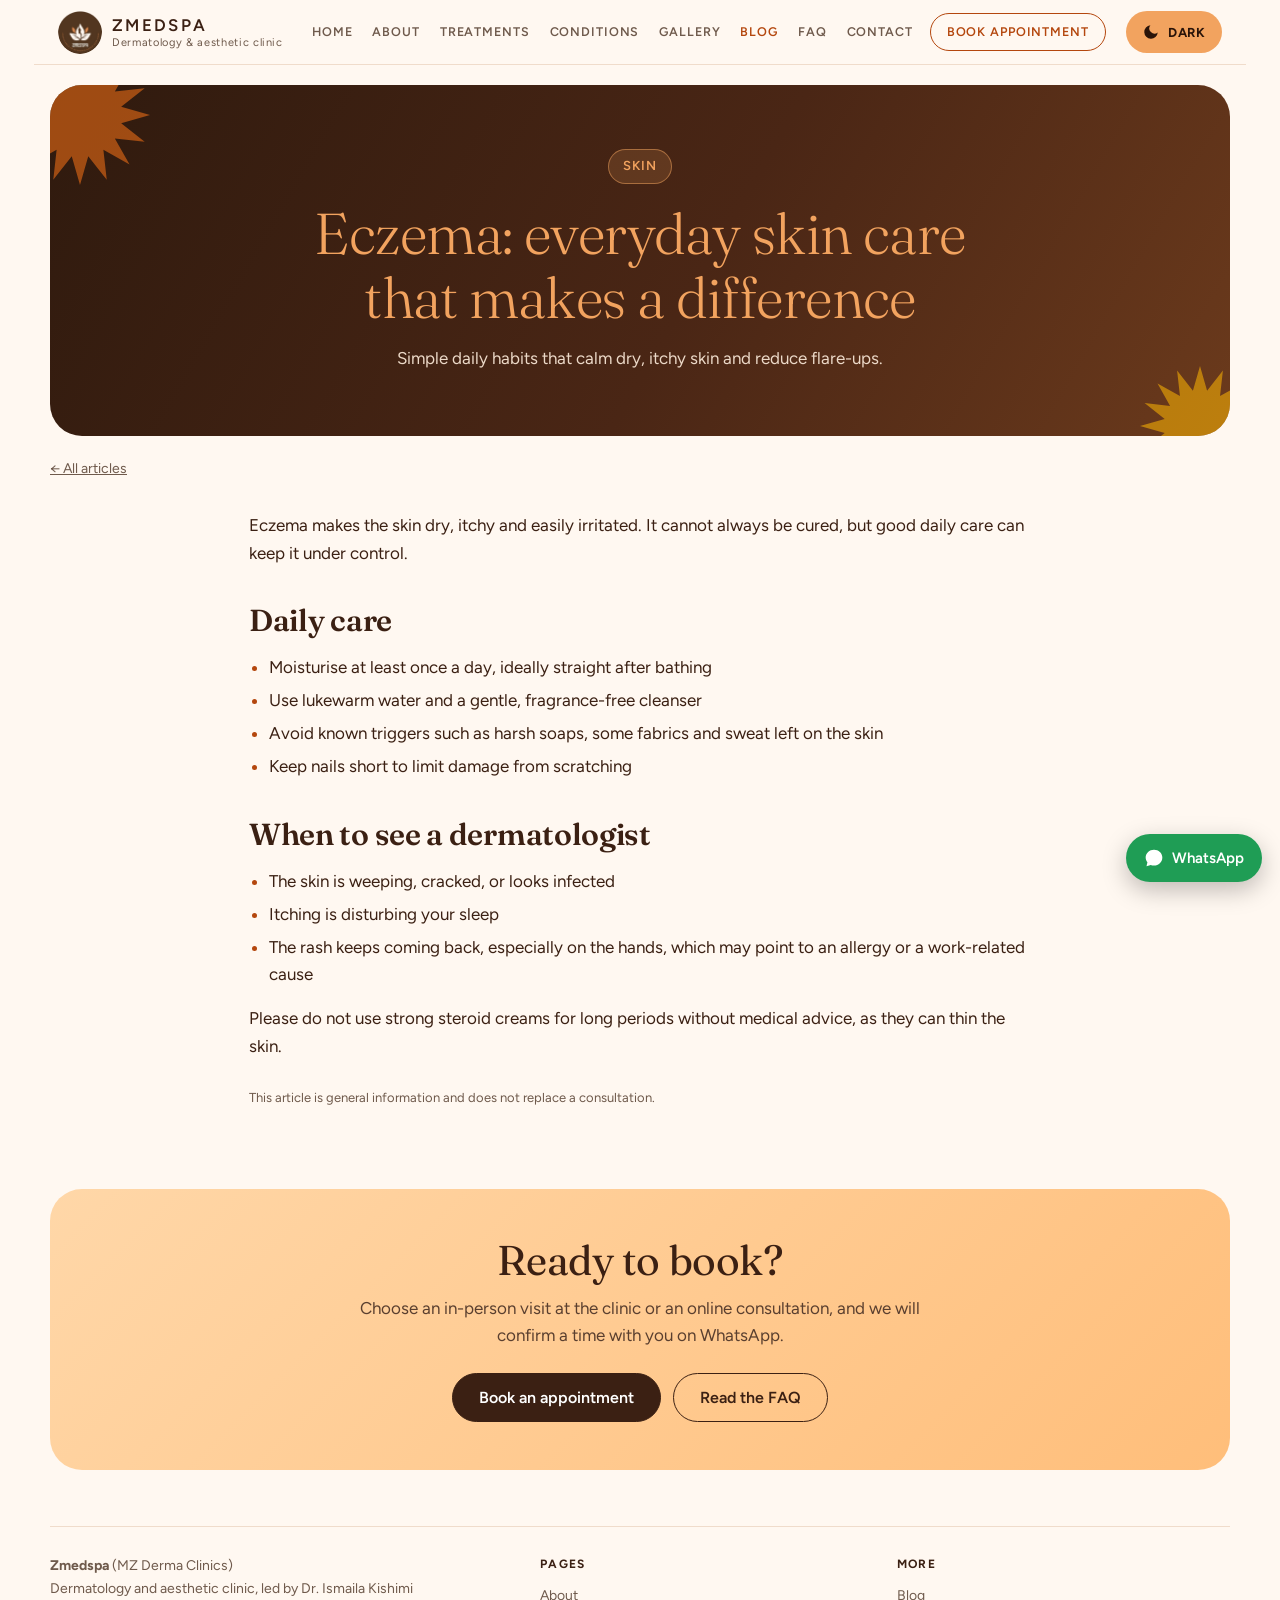
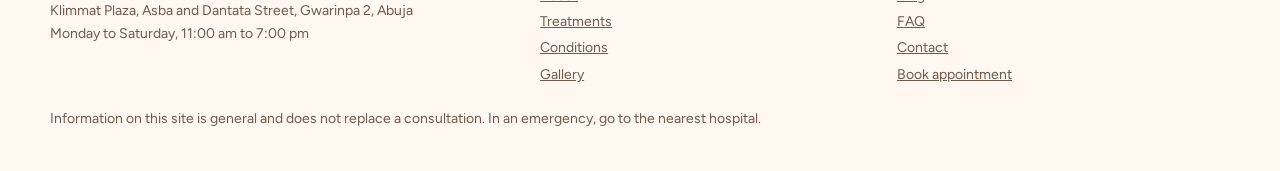
<file: blog-eczema-skin-care.html>
<!doctype html>
<html lang="en">
<head>
<meta charset="utf-8">
<meta name="viewport" content="width=device-width, initial-scale=1, viewport-fit=cover">
<meta name="description" content="Simple daily habits that calm dry, itchy skin and reduce flare-ups.">
<meta name="color-scheme" content="light dark">
<meta property="og:type" content="website">
<meta property="og:site_name" content="Zmedspa">
<meta name="robots" content="noindex">
<script type="application/ld+json">{"@context":"https://schema.org","@type":"MedicalClinic","name":"Zmedspa (MZ Derma Clinics)","medicalSpecialty":"Dermatologic","telephone":"+2349161036572","address":{"@type":"PostalAddress","streetAddress":"Klimmat Plaza, Asba and Dantata Street, Gwarinpa 2","addressLocality":"Abuja","addressCountry":"NG"},"openingHoursSpecification":[{"@type":"OpeningHoursSpecification","dayOfWeek":["Monday","Tuesday","Wednesday","Thursday","Friday","Saturday"],"opens":"11:00","closes":"19:00"}],"employee":{"@type":"Physician","name":"Dr. Ismaila Kishimi","medicalSpecialty":"Dermatologic"}}</script>
<meta property="og:title" content="Eczema: everyday skin care that makes a difference | Zmedspa">
<meta property="og:description" content="Simple daily habits that calm dry, itchy skin and reduce flare-ups.">
<link rel="icon" type="image/png" href="logo.png">
<title>Eczema: everyday skin care that makes a difference | Zmedspa</title>
<link rel="preconnect" href="https://fonts.googleapis.com">
<link rel="preconnect" href="https://fonts.gstatic.com" crossorigin>
<link rel="stylesheet" href="https://fonts.googleapis.com/css2?family=Figtree:wght@300;400;500;600;700&family=Fraunces:opsz,wght@9..144,300;9..144,400;9..144,600&display=swap">
<script>try{var t=localStorage.getItem('theme');if(t==='dark'||t==='light')document.documentElement.dataset.theme=t}catch(e){}</script>
<link rel="stylesheet" href="styles.css">
</head>
<body>
<a class="skip" href="#main">Skip to content</a>
<div class="wrap">
  <header class="top">
    <a class="brand" href="index.html" style="text-decoration:none"><img src="logo.png" alt="Zmedspa logo" width="44" height="44"><span>Zmedspa<small>Dermatology &amp; aesthetic clinic</small></span></a>
    <nav id="site-nav" aria-label="Main">
      <a href="index.html">Home</a>
      <a href="about.html">About</a>
      <a href="treatments.html">Treatments</a>
      <a href="conditions.html">Conditions</a>
      <a href="gallery.html">Gallery</a>
      <a href="blog.html" aria-current="page">Blog</a>
      <a href="faq.html">FAQ</a>
      <a href="contact.html">Contact</a>
      <a class="cta" href="book.html">Book appointment</a>
    </nav>
    <div class="tools">
      <button class="theme-btn" type="button" aria-label="Switch to dark mode"><svg class="i-moon" viewBox="0 0 24 24" aria-hidden="true"><path d="M21 12.8A9 9 0 1 1 11.2 3a7 7 0 0 0 9.8 9.8z"/></svg><svg class="i-sun" viewBox="0 0 24 24" aria-hidden="true"><circle cx="12" cy="12" r="4.2"/><path d="M12 1.8v2.6M12 19.6v2.6M1.8 12h2.6M19.6 12h2.6M4.8 4.8l1.8 1.8M17.4 17.4l1.8 1.8M4.8 19.2l1.8-1.8M17.4 6.6l1.8-1.8" stroke="currentColor" stroke-width="2" stroke-linecap="round" fill="none"/></svg><span class="theme-label">Dark</span></button>
      <button class="menu-btn" type="button" aria-expanded="false" aria-controls="site-nav">Menu</button>
    </div>
  </header>
  <div class="page-head">
    <span class="burst" aria-hidden="true"></span><span class="burst b2" aria-hidden="true"></span>
    <div class="eyebrow">Skin</div>
    <h1>Eczema: everyday skin care that makes a difference</h1>
    <p>Simple daily habits that calm dry, itchy skin and reduce flare-ups.</p>
  </div>
  <main id="main">

    <p class="crumbs"><a href="blog.html">&larr; All articles</a></p>
    <section style="padding-top:32px"><article class="prose"><p>Eczema makes the skin dry, itchy and easily irritated. It cannot always be cured, but good daily care can keep it under control.</p>
<h2>Daily care</h2>
<ul><li>Moisturise at least once a day, ideally straight after bathing</li><li>Use lukewarm water and a gentle, fragrance-free cleanser</li><li>Avoid known triggers such as harsh soaps, some fabrics and sweat left on the skin</li><li>Keep nails short to limit damage from scratching</li></ul>
<h2>When to see a dermatologist</h2>
<ul><li>The skin is weeping, cracked, or looks infected</li><li>Itching is disturbing your sleep</li><li>The rash keeps coming back, especially on the hands, which may point to an allergy or a work-related cause</li></ul>
<p>Please do not use strong steroid creams for long periods without medical advice, as they can thin the skin.</p><p class="note" style="margin-top:28px">This article is general information and does not replace a consultation.</p></article></section>

    <div class="cta-band">
      <h2>Ready to book?</h2>
      <p>Choose an in-person visit at the clinic or an online consultation, and we will confirm a time with you on WhatsApp.</p>
      <div class="actions"><a class="btn primary" href="book.html">Book an appointment</a><a class="btn ghost" href="faq.html">Read the FAQ</a></div>
    </div>
  </main>

  <footer>
    <div class="cols">
      <div><strong>Zmedspa</strong> (MZ Derma Clinics)<br>Dermatology and aesthetic clinic, led by Dr. Ismaila Kishimi<br>Klimmat Plaza, Asba and Dantata Street, Gwarinpa 2, Abuja<br>Monday to Saturday, 11:00 am to 7:00 pm</div>
      <div><h4>Pages</h4><a href="about.html">About</a><a href="treatments.html">Treatments</a><a href="conditions.html">Conditions</a><a href="gallery.html">Gallery</a></div>
      <div><h4>More</h4><a href="blog.html">Blog</a><a href="faq.html">FAQ</a><a href="contact.html">Contact</a><a href="book.html">Book appointment</a></div>
    </div>
    <div>Information on this site is general and does not replace a consultation. In an emergency, go to the nearest hospital.</div>
  </footer>
</div>
<button class="totop" type="button" aria-label="Back to top"><svg viewBox="0 0 24 24" aria-hidden="true"><path d="M12 19V6M5.5 12.5 12 6l6.500 6.500" fill="none" stroke="currentColor" stroke-width="2.4" stroke-linecap="round" stroke-linejoin="round"/></svg></button>
<a class="wa-float" href="https://wa.me/2349161036572" target="_blank" rel="noopener" aria-label="Chat on WhatsApp"><svg viewBox="0 0 24 24" aria-hidden="true"><path d="M12 2C6.5 2 2 6.2 2 11.4c0 2.1.8 4.1 2.1 5.7L3 22l5.1-1.6c1.2.5 2.5.7 3.9.7 5.5 0 10-4.2 10-9.7S17.5 2 12 2z"/></svg><span>WhatsApp</span></a>
<script src="site.js"></script>
</body>
</html>
</file>
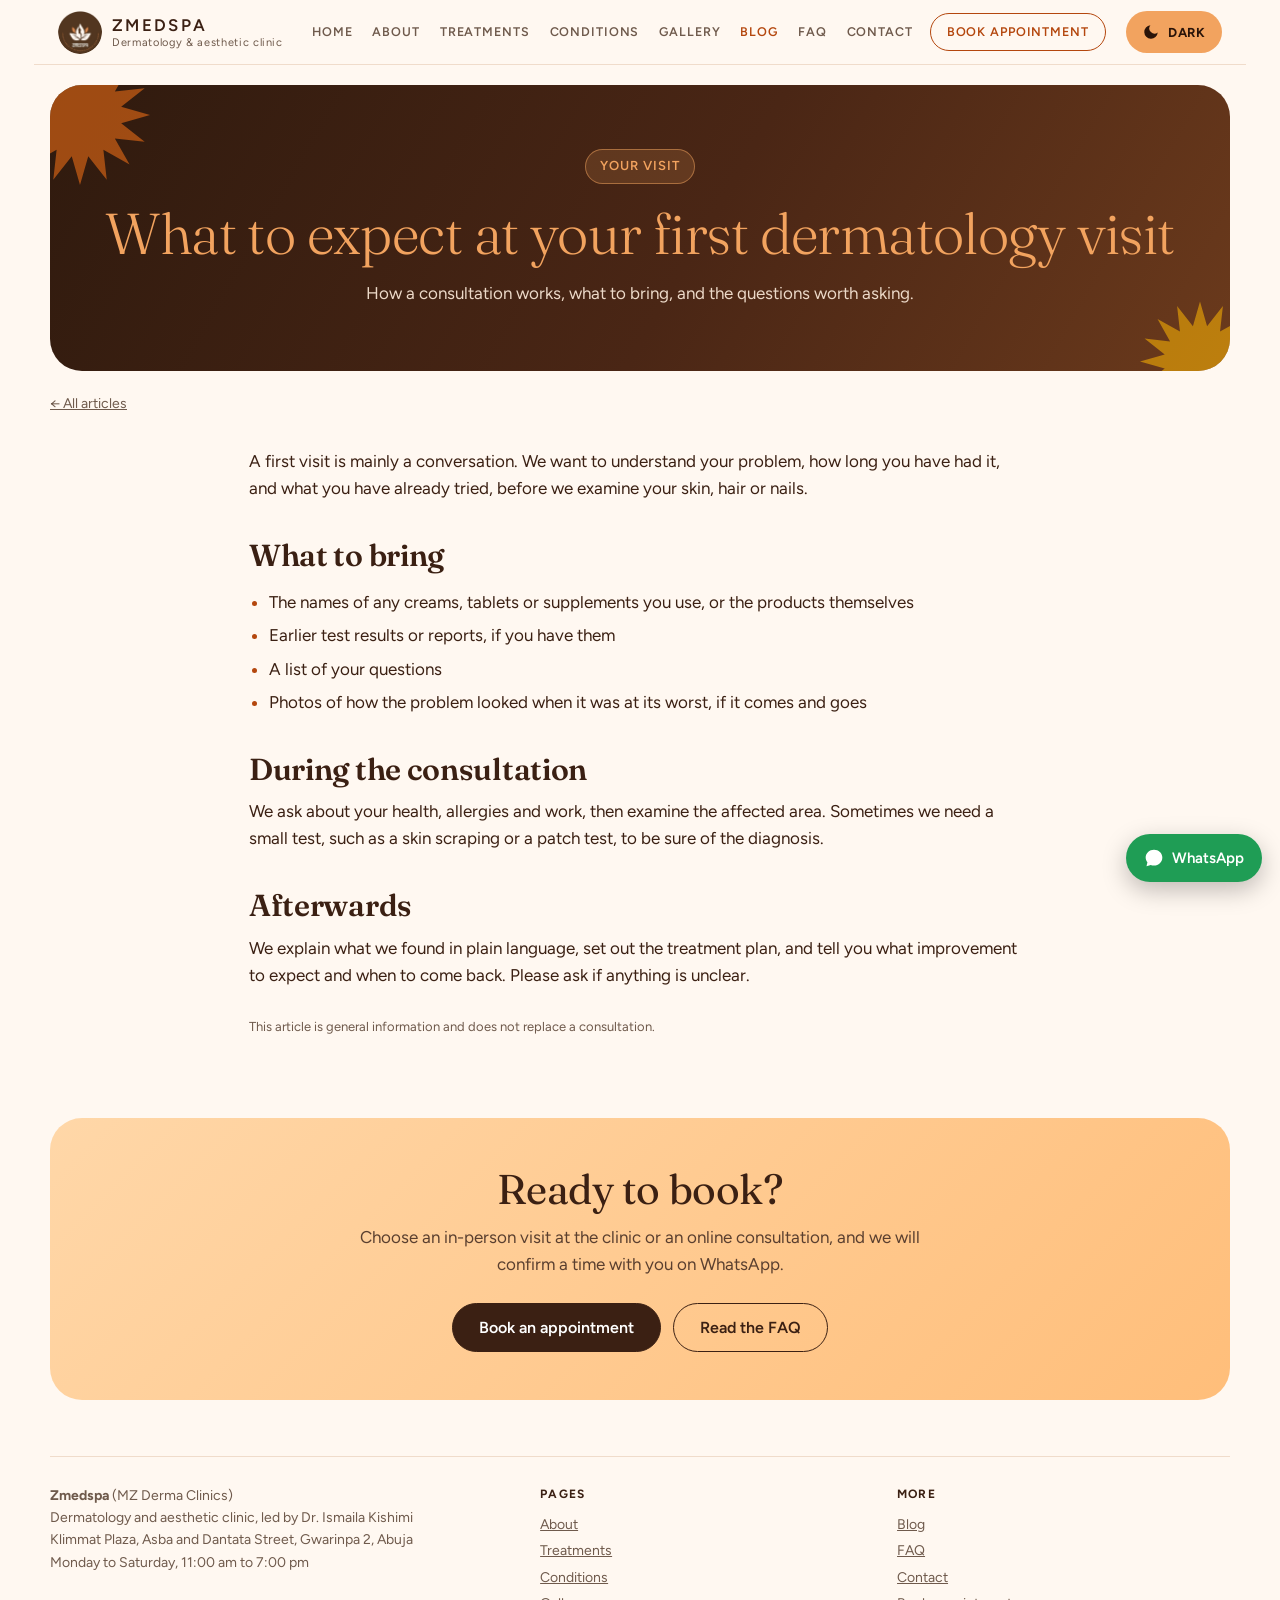
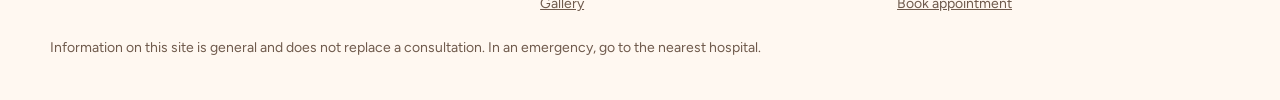
<file: blog-first-dermatology-visit.html>
<!doctype html>
<html lang="en">
<head>
<meta charset="utf-8">
<meta name="viewport" content="width=device-width, initial-scale=1, viewport-fit=cover">
<meta name="description" content="How a consultation works, what to bring, and the questions worth asking.">
<meta name="color-scheme" content="light dark">
<meta property="og:type" content="website">
<meta property="og:site_name" content="Zmedspa">
<meta name="robots" content="noindex">
<script type="application/ld+json">{"@context":"https://schema.org","@type":"MedicalClinic","name":"Zmedspa (MZ Derma Clinics)","medicalSpecialty":"Dermatologic","telephone":"+2349161036572","address":{"@type":"PostalAddress","streetAddress":"Klimmat Plaza, Asba and Dantata Street, Gwarinpa 2","addressLocality":"Abuja","addressCountry":"NG"},"openingHoursSpecification":[{"@type":"OpeningHoursSpecification","dayOfWeek":["Monday","Tuesday","Wednesday","Thursday","Friday","Saturday"],"opens":"11:00","closes":"19:00"}],"employee":{"@type":"Physician","name":"Dr. Ismaila Kishimi","medicalSpecialty":"Dermatologic"}}</script>
<meta property="og:title" content="What to expect at your first dermatology visit | Zmedspa">
<meta property="og:description" content="How a consultation works, what to bring, and the questions worth asking.">
<link rel="icon" type="image/png" href="logo.png">
<title>What to expect at your first dermatology visit | Zmedspa</title>
<link rel="preconnect" href="https://fonts.googleapis.com">
<link rel="preconnect" href="https://fonts.gstatic.com" crossorigin>
<link rel="stylesheet" href="https://fonts.googleapis.com/css2?family=Figtree:wght@300;400;500;600;700&family=Fraunces:opsz,wght@9..144,300;9..144,400;9..144,600&display=swap">
<script>try{var t=localStorage.getItem('theme');if(t==='dark'||t==='light')document.documentElement.dataset.theme=t}catch(e){}</script>
<link rel="stylesheet" href="styles.css">
</head>
<body>
<a class="skip" href="#main">Skip to content</a>
<div class="wrap">
  <header class="top">
    <a class="brand" href="index.html" style="text-decoration:none"><img src="logo.png" alt="Zmedspa logo" width="44" height="44"><span>Zmedspa<small>Dermatology &amp; aesthetic clinic</small></span></a>
    <nav id="site-nav" aria-label="Main">
      <a href="index.html">Home</a>
      <a href="about.html">About</a>
      <a href="treatments.html">Treatments</a>
      <a href="conditions.html">Conditions</a>
      <a href="gallery.html">Gallery</a>
      <a href="blog.html" aria-current="page">Blog</a>
      <a href="faq.html">FAQ</a>
      <a href="contact.html">Contact</a>
      <a class="cta" href="book.html">Book appointment</a>
    </nav>
    <div class="tools">
      <button class="theme-btn" type="button" aria-label="Switch to dark mode"><svg class="i-moon" viewBox="0 0 24 24" aria-hidden="true"><path d="M21 12.8A9 9 0 1 1 11.2 3a7 7 0 0 0 9.8 9.8z"/></svg><svg class="i-sun" viewBox="0 0 24 24" aria-hidden="true"><circle cx="12" cy="12" r="4.2"/><path d="M12 1.8v2.6M12 19.6v2.6M1.8 12h2.6M19.6 12h2.6M4.8 4.8l1.8 1.8M17.4 17.4l1.8 1.8M4.8 19.2l1.8-1.8M17.4 6.6l1.8-1.8" stroke="currentColor" stroke-width="2" stroke-linecap="round" fill="none"/></svg><span class="theme-label">Dark</span></button>
      <button class="menu-btn" type="button" aria-expanded="false" aria-controls="site-nav">Menu</button>
    </div>
  </header>
  <div class="page-head">
    <span class="burst" aria-hidden="true"></span><span class="burst b2" aria-hidden="true"></span>
    <div class="eyebrow">Your visit</div>
    <h1>What to expect at your first dermatology visit</h1>
    <p>How a consultation works, what to bring, and the questions worth asking.</p>
  </div>
  <main id="main">

    <p class="crumbs"><a href="blog.html">&larr; All articles</a></p>
    <section style="padding-top:32px"><article class="prose"><p>A first visit is mainly a conversation. We want to understand your problem, how long you have had it, and what you have already tried, before we examine your skin, hair or nails.</p>
<h2>What to bring</h2>
<ul><li>The names of any creams, tablets or supplements you use, or the products themselves</li><li>Earlier test results or reports, if you have them</li><li>A list of your questions</li><li>Photos of how the problem looked when it was at its worst, if it comes and goes</li></ul>
<h2>During the consultation</h2>
<p>We ask about your health, allergies and work, then examine the affected area. Sometimes we need a small test, such as a skin scraping or a patch test, to be sure of the diagnosis.</p>
<h2>Afterwards</h2>
<p>We explain what we found in plain language, set out the treatment plan, and tell you what improvement to expect and when to come back. Please ask if anything is unclear.</p><p class="note" style="margin-top:28px">This article is general information and does not replace a consultation.</p></article></section>

    <div class="cta-band">
      <h2>Ready to book?</h2>
      <p>Choose an in-person visit at the clinic or an online consultation, and we will confirm a time with you on WhatsApp.</p>
      <div class="actions"><a class="btn primary" href="book.html">Book an appointment</a><a class="btn ghost" href="faq.html">Read the FAQ</a></div>
    </div>
  </main>

  <footer>
    <div class="cols">
      <div><strong>Zmedspa</strong> (MZ Derma Clinics)<br>Dermatology and aesthetic clinic, led by Dr. Ismaila Kishimi<br>Klimmat Plaza, Asba and Dantata Street, Gwarinpa 2, Abuja<br>Monday to Saturday, 11:00 am to 7:00 pm</div>
      <div><h4>Pages</h4><a href="about.html">About</a><a href="treatments.html">Treatments</a><a href="conditions.html">Conditions</a><a href="gallery.html">Gallery</a></div>
      <div><h4>More</h4><a href="blog.html">Blog</a><a href="faq.html">FAQ</a><a href="contact.html">Contact</a><a href="book.html">Book appointment</a></div>
    </div>
    <div>Information on this site is general and does not replace a consultation. In an emergency, go to the nearest hospital.</div>
  </footer>
</div>
<button class="totop" type="button" aria-label="Back to top"><svg viewBox="0 0 24 24" aria-hidden="true"><path d="M12 19V6M5.5 12.5 12 6l6.500 6.500" fill="none" stroke="currentColor" stroke-width="2.4" stroke-linecap="round" stroke-linejoin="round"/></svg></button>
<a class="wa-float" href="https://wa.me/2349161036572" target="_blank" rel="noopener" aria-label="Chat on WhatsApp"><svg viewBox="0 0 24 24" aria-hidden="true"><path d="M12 2C6.5 2 2 6.2 2 11.4c0 2.1.8 4.1 2.1 5.7L3 22l5.1-1.6c1.2.5 2.5.7 3.9.7 5.5 0 10-4.2 10-9.7S17.5 2 12 2z"/></svg><span>WhatsApp</span></a>
<script src="site.js"></script>
</body>
</html>
</file>
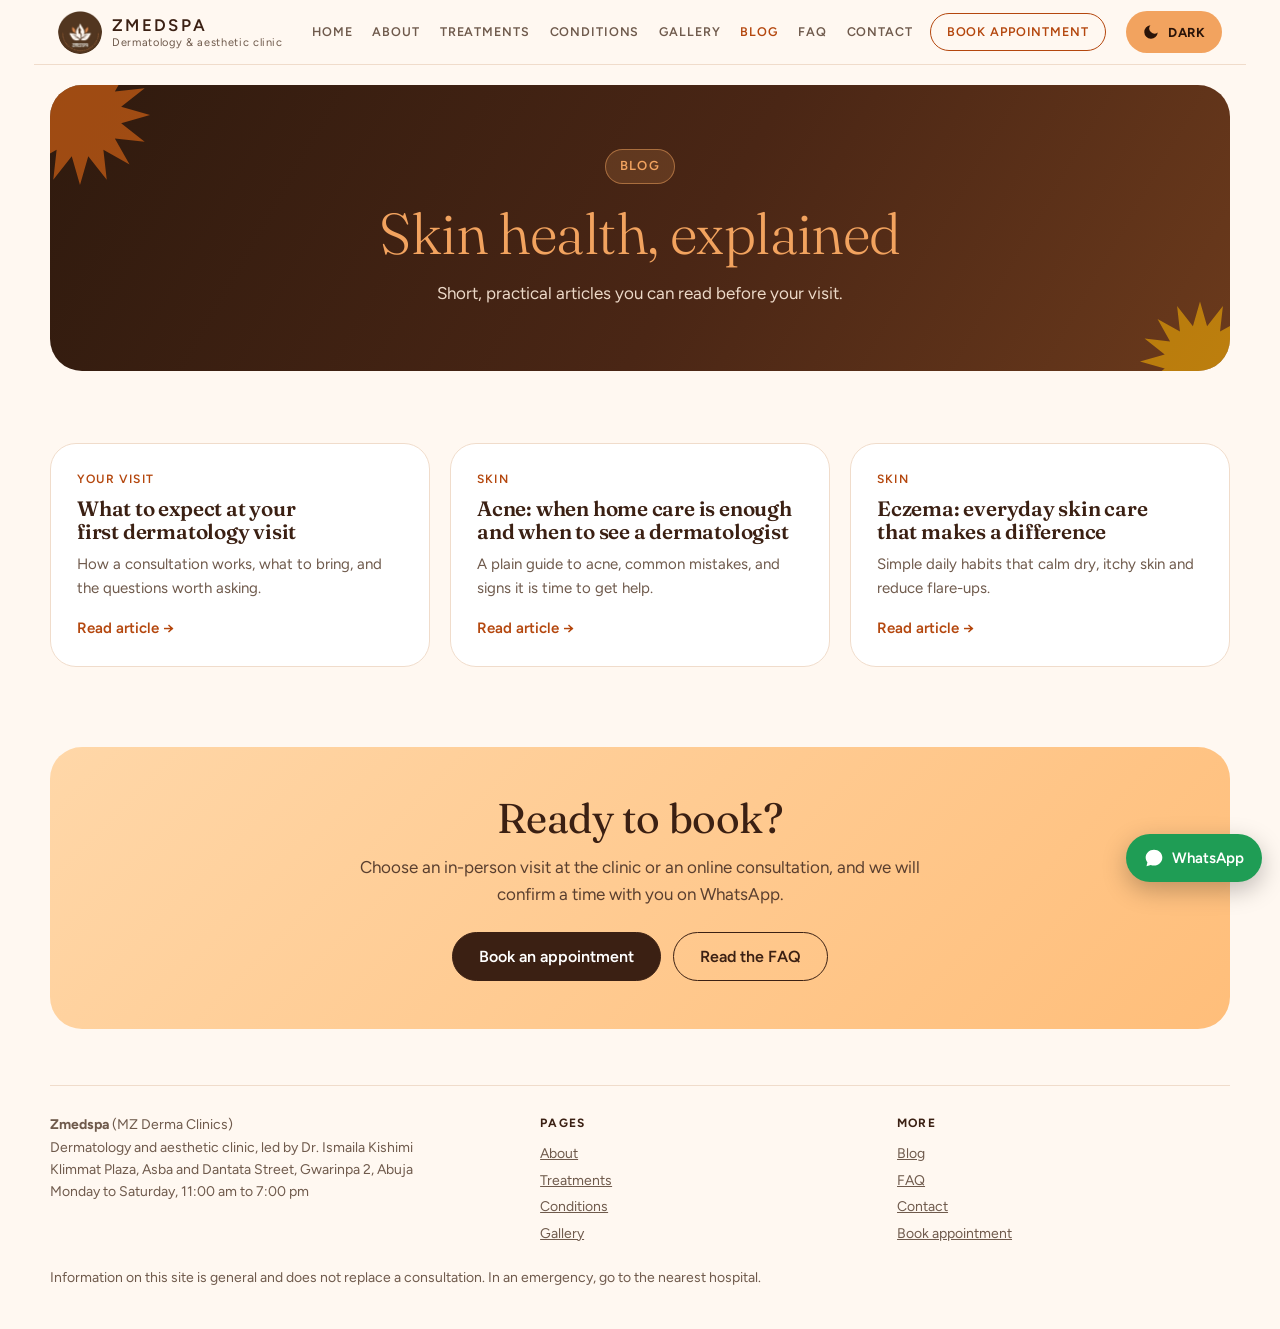
<file: blog.html>
<!doctype html>
<html lang="en">
<head>
<meta charset="utf-8">
<meta name="viewport" content="width=device-width, initial-scale=1, viewport-fit=cover">
<meta name="description" content="Plain-language articles on skin, hair and nail health from Dr. Ismaila Kishimi.">
<meta name="color-scheme" content="light dark">
<meta property="og:type" content="website">
<meta property="og:site_name" content="Zmedspa">
<meta name="robots" content="noindex">
<script type="application/ld+json">{"@context":"https://schema.org","@type":"MedicalClinic","name":"Zmedspa (MZ Derma Clinics)","medicalSpecialty":"Dermatologic","telephone":"+2349161036572","address":{"@type":"PostalAddress","streetAddress":"Klimmat Plaza, Asba and Dantata Street, Gwarinpa 2","addressLocality":"Abuja","addressCountry":"NG"},"openingHoursSpecification":[{"@type":"OpeningHoursSpecification","dayOfWeek":["Monday","Tuesday","Wednesday","Thursday","Friday","Saturday"],"opens":"11:00","closes":"19:00"}],"employee":{"@type":"Physician","name":"Dr. Ismaila Kishimi","medicalSpecialty":"Dermatologic"}}</script>
<meta property="og:title" content="Skin Health Articles | Zmedspa">
<meta property="og:description" content="Plain-language articles on skin, hair and nail health from Dr. Ismaila Kishimi.">
<link rel="icon" type="image/png" href="logo.png">
<title>Skin Health Articles | Zmedspa</title>
<link rel="preconnect" href="https://fonts.googleapis.com">
<link rel="preconnect" href="https://fonts.gstatic.com" crossorigin>
<link rel="stylesheet" href="https://fonts.googleapis.com/css2?family=Figtree:wght@300;400;500;600;700&family=Fraunces:opsz,wght@9..144,300;9..144,400;9..144,600&display=swap">
<script>try{var t=localStorage.getItem('theme');if(t==='dark'||t==='light')document.documentElement.dataset.theme=t}catch(e){}</script>
<link rel="stylesheet" href="styles.css">
</head>
<body>
<a class="skip" href="#main">Skip to content</a>
<div class="wrap">
  <header class="top">
    <a class="brand" href="index.html" style="text-decoration:none"><img src="logo.png" alt="Zmedspa logo" width="44" height="44"><span>Zmedspa<small>Dermatology &amp; aesthetic clinic</small></span></a>
    <nav id="site-nav" aria-label="Main">
      <a href="index.html">Home</a>
      <a href="about.html">About</a>
      <a href="treatments.html">Treatments</a>
      <a href="conditions.html">Conditions</a>
      <a href="gallery.html">Gallery</a>
      <a href="blog.html" aria-current="page">Blog</a>
      <a href="faq.html">FAQ</a>
      <a href="contact.html">Contact</a>
      <a class="cta" href="book.html">Book appointment</a>
    </nav>
    <div class="tools">
      <button class="theme-btn" type="button" aria-label="Switch to dark mode"><svg class="i-moon" viewBox="0 0 24 24" aria-hidden="true"><path d="M21 12.8A9 9 0 1 1 11.2 3a7 7 0 0 0 9.8 9.8z"/></svg><svg class="i-sun" viewBox="0 0 24 24" aria-hidden="true"><circle cx="12" cy="12" r="4.2"/><path d="M12 1.8v2.6M12 19.6v2.6M1.8 12h2.6M19.6 12h2.6M4.8 4.8l1.8 1.8M17.4 17.4l1.8 1.8M4.8 19.2l1.8-1.8M17.4 6.6l1.8-1.8" stroke="currentColor" stroke-width="2" stroke-linecap="round" fill="none"/></svg><span class="theme-label">Dark</span></button>
      <button class="menu-btn" type="button" aria-expanded="false" aria-controls="site-nav">Menu</button>
    </div>
  </header>
  <div class="page-head">
    <span class="burst" aria-hidden="true"></span><span class="burst b2" aria-hidden="true"></span>
    <div class="eyebrow">Blog</div>
    <h1>Skin health, explained</h1>
    <p>Short, practical articles you can read before your visit.</p>
  </div>
  <main id="main">

    <section>
      <div class="grid3">
        <a class="tile" href="blog-first-dermatology-visit.html"><span class="tag">Your visit</span><h3>What to expect at your first dermatology visit</h3><p>How a consultation works, what to bring, and the questions worth asking.</p><span class="more">Read article &rarr;</span></a>
        <a class="tile" href="blog-acne-basics.html"><span class="tag">Skin</span><h3>Acne: when home care is enough and when to see a dermatologist</h3><p>A plain guide to acne, common mistakes, and signs it is time to get help.</p><span class="more">Read article &rarr;</span></a>
        <a class="tile" href="blog-eczema-skin-care.html"><span class="tag">Skin</span><h3>Eczema: everyday skin care that makes a difference</h3><p>Simple daily habits that calm dry, itchy skin and reduce flare-ups.</p><span class="more">Read article &rarr;</span></a>
      </div>
    </section>


    <div class="cta-band">
      <h2>Ready to book?</h2>
      <p>Choose an in-person visit at the clinic or an online consultation, and we will confirm a time with you on WhatsApp.</p>
      <div class="actions"><a class="btn primary" href="book.html">Book an appointment</a><a class="btn ghost" href="faq.html">Read the FAQ</a></div>
    </div>
  </main>

  <footer>
    <div class="cols">
      <div><strong>Zmedspa</strong> (MZ Derma Clinics)<br>Dermatology and aesthetic clinic, led by Dr. Ismaila Kishimi<br>Klimmat Plaza, Asba and Dantata Street, Gwarinpa 2, Abuja<br>Monday to Saturday, 11:00 am to 7:00 pm</div>
      <div><h4>Pages</h4><a href="about.html">About</a><a href="treatments.html">Treatments</a><a href="conditions.html">Conditions</a><a href="gallery.html">Gallery</a></div>
      <div><h4>More</h4><a href="blog.html">Blog</a><a href="faq.html">FAQ</a><a href="contact.html">Contact</a><a href="book.html">Book appointment</a></div>
    </div>
    <div>Information on this site is general and does not replace a consultation. In an emergency, go to the nearest hospital.</div>
  </footer>
</div>
<button class="totop" type="button" aria-label="Back to top"><svg viewBox="0 0 24 24" aria-hidden="true"><path d="M12 19V6M5.5 12.5 12 6l6.500 6.500" fill="none" stroke="currentColor" stroke-width="2.4" stroke-linecap="round" stroke-linejoin="round"/></svg></button>
<a class="wa-float" href="https://wa.me/2349161036572" target="_blank" rel="noopener" aria-label="Chat on WhatsApp"><svg viewBox="0 0 24 24" aria-hidden="true"><path d="M12 2C6.5 2 2 6.2 2 11.4c0 2.1.8 4.1 2.1 5.7L3 22l5.1-1.6c1.2.5 2.5.7 3.9.7 5.5 0 10-4.2 10-9.7S17.5 2 12 2z"/></svg><span>WhatsApp</span></a>
<script src="site.js"></script>
</body>
</html>
</file>
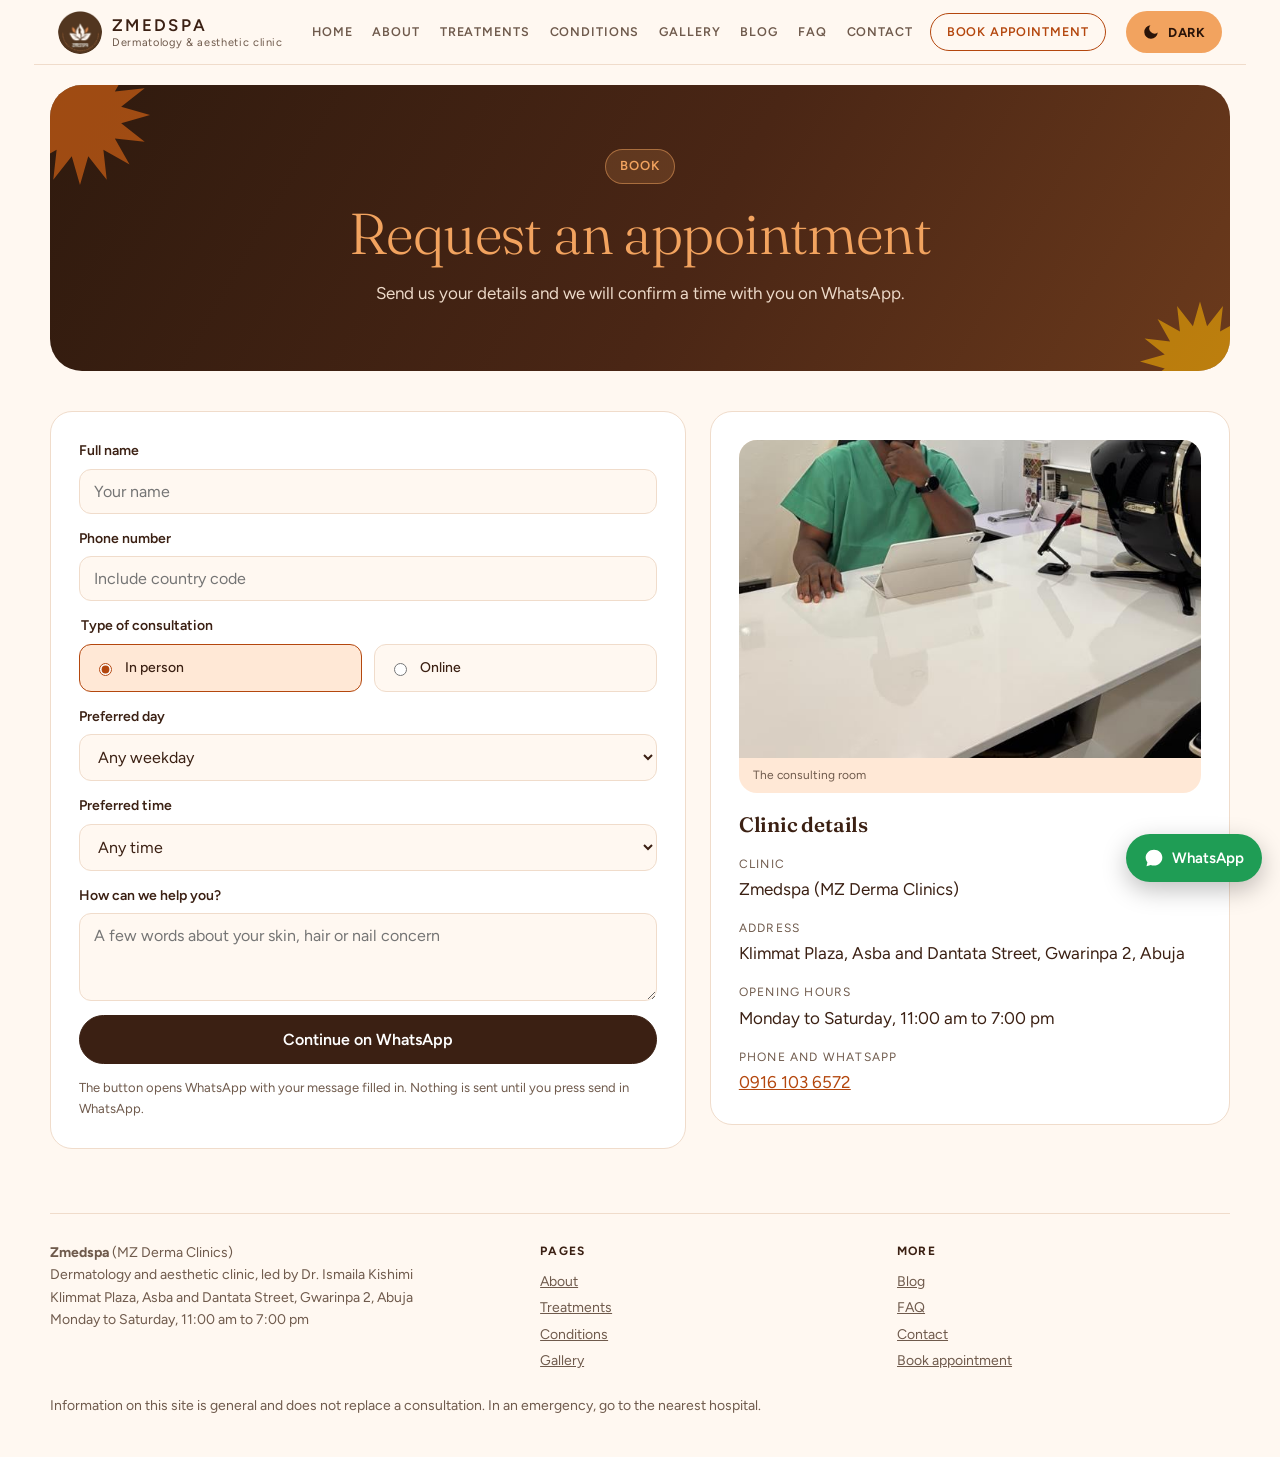
<file: book.html>
<!doctype html>
<html lang="en">
<head>
<meta charset="utf-8">
<meta name="viewport" content="width=device-width, initial-scale=1, viewport-fit=cover">
<meta name="description" content="Request an in-person or online dermatology appointment with Dr. Ismaila Kishimi in Gwarinpa, Abuja.">
<meta name="color-scheme" content="light dark">
<meta property="og:type" content="website">
<meta property="og:site_name" content="Zmedspa">
<meta name="robots" content="noindex">
<script type="application/ld+json">{"@context":"https://schema.org","@type":"MedicalClinic","name":"Zmedspa (MZ Derma Clinics)","medicalSpecialty":"Dermatologic","telephone":"+2349161036572","address":{"@type":"PostalAddress","streetAddress":"Klimmat Plaza, Asba and Dantata Street, Gwarinpa 2","addressLocality":"Abuja","addressCountry":"NG"},"openingHoursSpecification":[{"@type":"OpeningHoursSpecification","dayOfWeek":["Monday","Tuesday","Wednesday","Thursday","Friday","Saturday"],"opens":"11:00","closes":"19:00"}],"employee":{"@type":"Physician","name":"Dr. Ismaila Kishimi","medicalSpecialty":"Dermatologic"}}</script>
<meta property="og:title" content="Book an Appointment | Zmedspa">
<meta property="og:description" content="Request an in-person or online dermatology appointment with Dr. Ismaila Kishimi in Gwarinpa, Abuja.">
<link rel="icon" type="image/png" href="logo.png">
<title>Book an Appointment | Zmedspa</title>
<link rel="preconnect" href="https://fonts.googleapis.com">
<link rel="preconnect" href="https://fonts.gstatic.com" crossorigin>
<link rel="stylesheet" href="https://fonts.googleapis.com/css2?family=Figtree:wght@300;400;500;600;700&family=Fraunces:opsz,wght@9..144,300;9..144,400;9..144,600&display=swap">
<script>try{var t=localStorage.getItem('theme');if(t==='dark'||t==='light')document.documentElement.dataset.theme=t}catch(e){}</script>
<link rel="stylesheet" href="styles.css">
</head>
<body>
<a class="skip" href="#main">Skip to content</a>
<div class="wrap">
  <header class="top">
    <a class="brand" href="index.html" style="text-decoration:none"><img src="logo.png" alt="Zmedspa logo" width="44" height="44"><span>Zmedspa<small>Dermatology &amp; aesthetic clinic</small></span></a>
    <nav id="site-nav" aria-label="Main">
      <a href="index.html">Home</a>
      <a href="about.html">About</a>
      <a href="treatments.html">Treatments</a>
      <a href="conditions.html">Conditions</a>
      <a href="gallery.html">Gallery</a>
      <a href="blog.html">Blog</a>
      <a href="faq.html">FAQ</a>
      <a href="contact.html">Contact</a>
      <a class="cta" href="book.html">Book appointment</a>
    </nav>
    <div class="tools">
      <button class="theme-btn" type="button" aria-label="Switch to dark mode"><svg class="i-moon" viewBox="0 0 24 24" aria-hidden="true"><path d="M21 12.8A9 9 0 1 1 11.2 3a7 7 0 0 0 9.8 9.8z"/></svg><svg class="i-sun" viewBox="0 0 24 24" aria-hidden="true"><circle cx="12" cy="12" r="4.2"/><path d="M12 1.8v2.6M12 19.6v2.6M1.8 12h2.6M19.6 12h2.6M4.8 4.8l1.8 1.8M17.4 17.4l1.8 1.8M4.8 19.2l1.8-1.8M17.4 6.6l1.8-1.8" stroke="currentColor" stroke-width="2" stroke-linecap="round" fill="none"/></svg><span class="theme-label">Dark</span></button>
      <button class="menu-btn" type="button" aria-expanded="false" aria-controls="site-nav">Menu</button>
    </div>
  </header>
  <div class="page-head">
    <span class="burst" aria-hidden="true"></span><span class="burst b2" aria-hidden="true"></span>
    <div class="eyebrow">Book</div>
    <h1>Request an appointment</h1>
    <p>Send us your details and we will confirm a time with you on WhatsApp.</p>
  </div>
  <main id="main">

    <section id="book" style="padding-top:40px">
      <div class="visit">
        <div class="card" style="background:var(--surface);border:1px solid var(--line)">
          <form id="bookForm">
            <label for="name">Full name<input id="name" name="name" type="text" autocomplete="name" placeholder="Your name"></label>
            <label for="phone">Phone number<input id="phone" name="phone" type="tel" autocomplete="tel" placeholder="Include country code"></label>
            <fieldset style="border:0;padding:0;margin:0"><legend style="font-size:14px;font-weight:600;margin-bottom:6px">Type of consultation</legend>
              <div class="choice">
                <label><input type="radio" name="kind" value="In person at the clinic" checked> In person</label>
                <label><input type="radio" name="kind" value="Online"> Online</label>
              </div>
            </fieldset>
            <label for="when">Preferred day<select id="when" name="when"><option>Any weekday</option><option>Monday</option><option>Tuesday</option><option>Wednesday</option><option>Thursday</option><option>Friday</option><option>Saturday</option></select></label>
            <label for="time">Preferred time<select id="time" name="time"><option>Any time</option><option>Late morning (11 am to 1 pm)</option><option>Afternoon (1 pm to 4 pm)</option><option>Late afternoon (4 pm to 7 pm)</option></select></label>
            <label for="concern">How can we help you?<textarea id="concern" name="concern" placeholder="A few words about your skin, hair or nail concern"></textarea></label>
            <a class="btn primary" id="waLink" href="https://wa.me/" target="_blank" rel="noopener" style="text-align:center">Continue on WhatsApp</a>
            <p class="note">The button opens WhatsApp with your message filled in. Nothing is sent until you press send in WhatsApp.</p>
          </form>
        </div>
        <div class="card" style="background:var(--surface);border:1px solid var(--line)">
          <figure class="card-img"><img src="images/doctor-desk.jpg" alt="Dr. Kishimi seated at the consulting room desk beside a skin analysis device" loading="lazy"><figcaption>The consulting room</figcaption></figure>
          <h3 style="margin-bottom:18px">Clinic details</h3>
          <dl>
            <div><dt>Clinic</dt><dd>Zmedspa (MZ Derma Clinics)</dd></div>
            <div><dt>Address</dt><dd>Klimmat Plaza, Asba and Dantata Street, Gwarinpa 2, Abuja</dd></div>
            <div><dt>Opening hours</dt><dd>Monday to Saturday, 11:00 am to 7:00 pm</dd></div>
            <div><dt>Phone and WhatsApp</dt><dd><a href="tel:+2349161036572">0916 103 6572</a></dd></div>
          </dl>
        </div>
      </div>
    </section>
  </main>

  <footer>
    <div class="cols">
      <div><strong>Zmedspa</strong> (MZ Derma Clinics)<br>Dermatology and aesthetic clinic, led by Dr. Ismaila Kishimi<br>Klimmat Plaza, Asba and Dantata Street, Gwarinpa 2, Abuja<br>Monday to Saturday, 11:00 am to 7:00 pm</div>
      <div><h4>Pages</h4><a href="about.html">About</a><a href="treatments.html">Treatments</a><a href="conditions.html">Conditions</a><a href="gallery.html">Gallery</a></div>
      <div><h4>More</h4><a href="blog.html">Blog</a><a href="faq.html">FAQ</a><a href="contact.html">Contact</a><a href="book.html">Book appointment</a></div>
    </div>
    <div>Information on this site is general and does not replace a consultation. In an emergency, go to the nearest hospital.</div>
  </footer>
</div>
<button class="totop" type="button" aria-label="Back to top"><svg viewBox="0 0 24 24" aria-hidden="true"><path d="M12 19V6M5.5 12.5 12 6l6.500 6.500" fill="none" stroke="currentColor" stroke-width="2.4" stroke-linecap="round" stroke-linejoin="round"/></svg></button>
<a class="wa-float" href="https://wa.me/2349161036572" target="_blank" rel="noopener" aria-label="Chat on WhatsApp"><svg viewBox="0 0 24 24" aria-hidden="true"><path d="M12 2C6.5 2 2 6.2 2 11.4c0 2.1.8 4.1 2.1 5.7L3 22l5.1-1.6c1.2.5 2.5.7 3.9.7 5.5 0 10-4.2 10-9.7S17.5 2 12 2z"/></svg><span>WhatsApp</span></a>
<script src="site.js"></script>
</body>
</html>
</file>
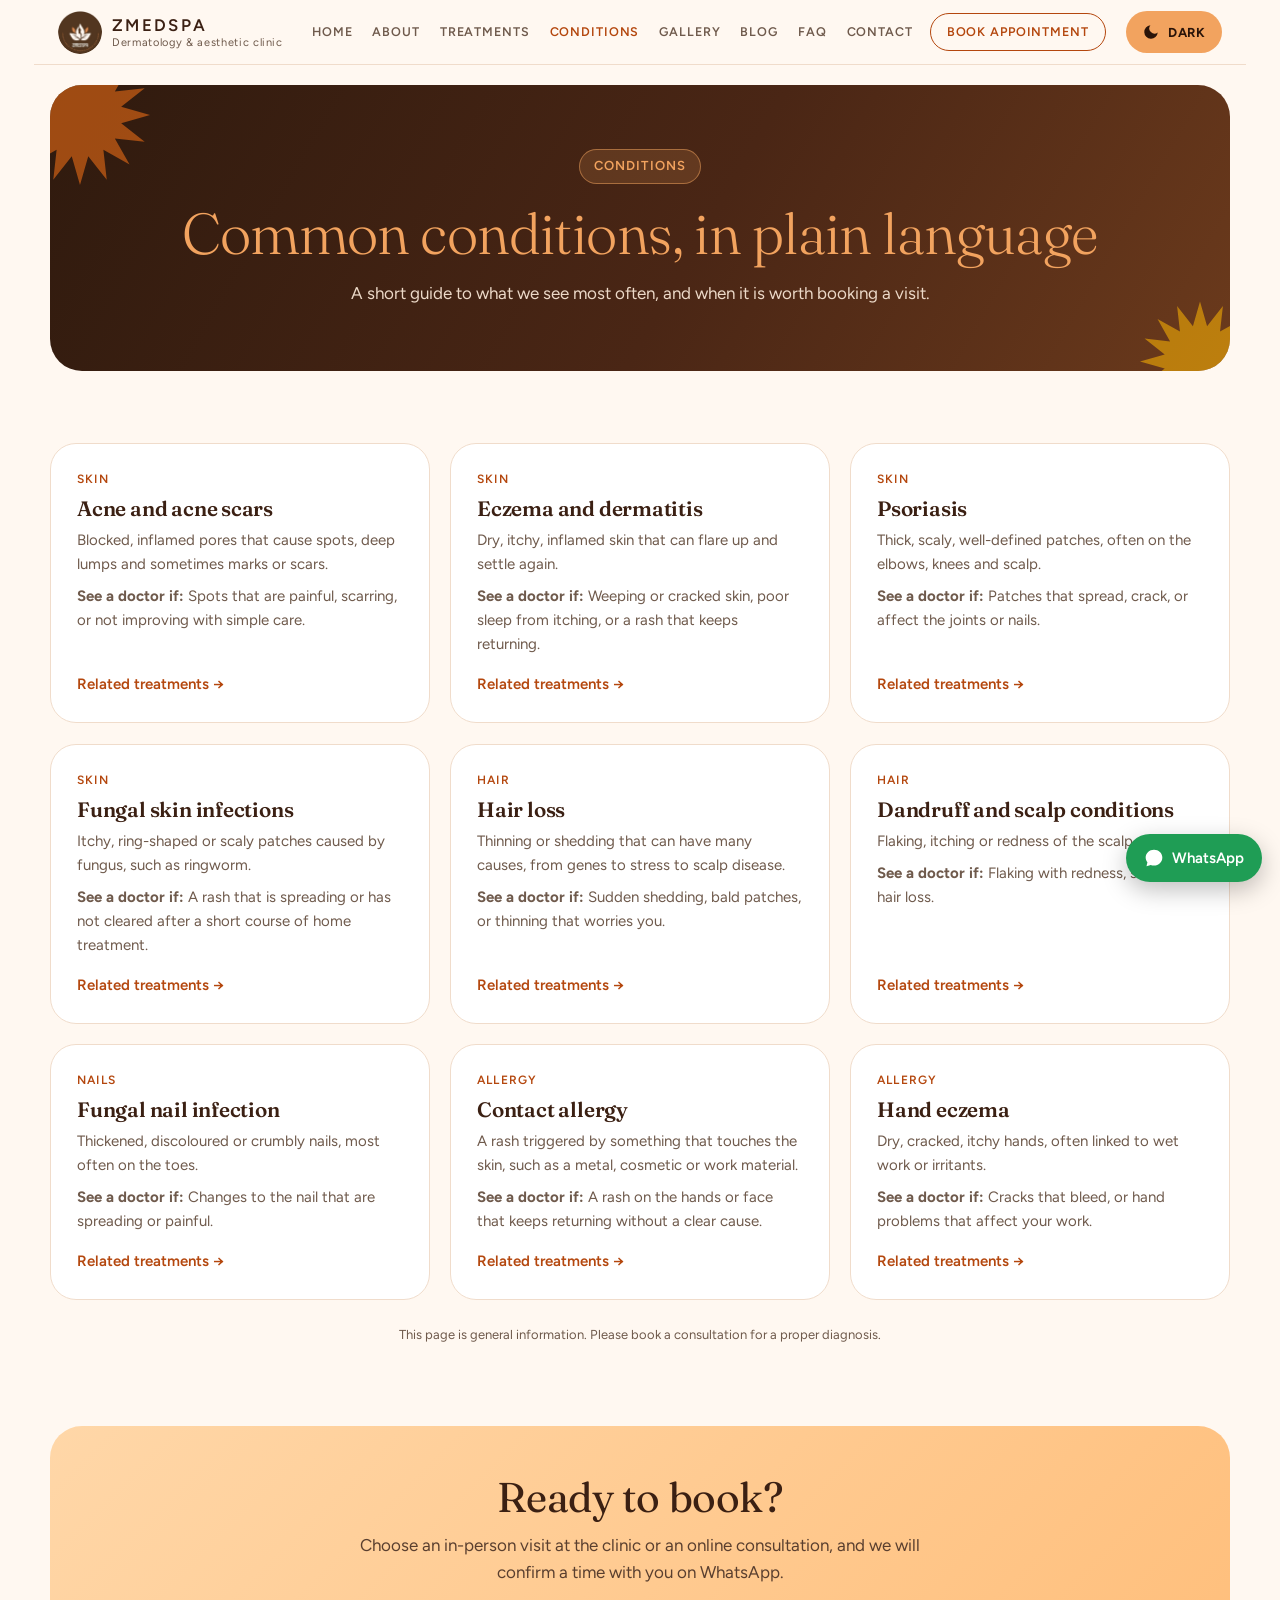
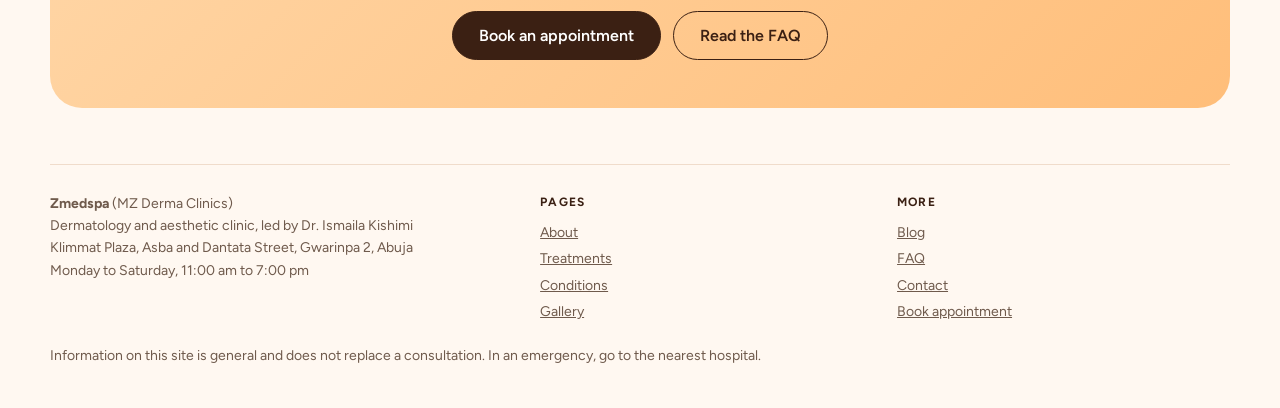
<file: conditions.html>
<!doctype html>
<html lang="en">
<head>
<meta charset="utf-8">
<meta name="viewport" content="width=device-width, initial-scale=1, viewport-fit=cover">
<meta name="description" content="Plain-language guides to common skin, hair and nail conditions, and when to see a dermatologist.">
<meta name="color-scheme" content="light dark">
<meta property="og:type" content="website">
<meta property="og:site_name" content="Zmedspa">
<meta name="robots" content="noindex">
<script type="application/ld+json">{"@context":"https://schema.org","@type":"MedicalClinic","name":"Zmedspa (MZ Derma Clinics)","medicalSpecialty":"Dermatologic","telephone":"+2349161036572","address":{"@type":"PostalAddress","streetAddress":"Klimmat Plaza, Asba and Dantata Street, Gwarinpa 2","addressLocality":"Abuja","addressCountry":"NG"},"openingHoursSpecification":[{"@type":"OpeningHoursSpecification","dayOfWeek":["Monday","Tuesday","Wednesday","Thursday","Friday","Saturday"],"opens":"11:00","closes":"19:00"}],"employee":{"@type":"Physician","name":"Dr. Ismaila Kishimi","medicalSpecialty":"Dermatologic"}}</script>
<meta property="og:title" content="Common Skin, Hair and Nail Conditions | Zmedspa">
<meta property="og:description" content="Plain-language guides to common skin, hair and nail conditions, and when to see a dermatologist.">
<link rel="icon" type="image/png" href="logo.png">
<title>Common Skin, Hair and Nail Conditions | Zmedspa</title>
<link rel="preconnect" href="https://fonts.googleapis.com">
<link rel="preconnect" href="https://fonts.gstatic.com" crossorigin>
<link rel="stylesheet" href="https://fonts.googleapis.com/css2?family=Figtree:wght@300;400;500;600;700&family=Fraunces:opsz,wght@9..144,300;9..144,400;9..144,600&display=swap">
<script>try{var t=localStorage.getItem('theme');if(t==='dark'||t==='light')document.documentElement.dataset.theme=t}catch(e){}</script>
<link rel="stylesheet" href="styles.css">
</head>
<body>
<a class="skip" href="#main">Skip to content</a>
<div class="wrap">
  <header class="top">
    <a class="brand" href="index.html" style="text-decoration:none"><img src="logo.png" alt="Zmedspa logo" width="44" height="44"><span>Zmedspa<small>Dermatology &amp; aesthetic clinic</small></span></a>
    <nav id="site-nav" aria-label="Main">
      <a href="index.html">Home</a>
      <a href="about.html">About</a>
      <a href="treatments.html">Treatments</a>
      <a href="conditions.html" aria-current="page">Conditions</a>
      <a href="gallery.html">Gallery</a>
      <a href="blog.html">Blog</a>
      <a href="faq.html">FAQ</a>
      <a href="contact.html">Contact</a>
      <a class="cta" href="book.html">Book appointment</a>
    </nav>
    <div class="tools">
      <button class="theme-btn" type="button" aria-label="Switch to dark mode"><svg class="i-moon" viewBox="0 0 24 24" aria-hidden="true"><path d="M21 12.8A9 9 0 1 1 11.2 3a7 7 0 0 0 9.8 9.8z"/></svg><svg class="i-sun" viewBox="0 0 24 24" aria-hidden="true"><circle cx="12" cy="12" r="4.2"/><path d="M12 1.8v2.6M12 19.6v2.6M1.8 12h2.6M19.6 12h2.6M4.8 4.8l1.8 1.8M17.4 17.4l1.8 1.8M4.8 19.2l1.8-1.8M17.4 6.6l1.8-1.8" stroke="currentColor" stroke-width="2" stroke-linecap="round" fill="none"/></svg><span class="theme-label">Dark</span></button>
      <button class="menu-btn" type="button" aria-expanded="false" aria-controls="site-nav">Menu</button>
    </div>
  </header>
  <div class="page-head">
    <span class="burst" aria-hidden="true"></span><span class="burst b2" aria-hidden="true"></span>
    <div class="eyebrow">Conditions</div>
    <h1>Common conditions, in plain language</h1>
    <p>A short guide to what we see most often, and when it is worth booking a visit.</p>
  </div>
  <main id="main">

    <section>
      <div class="grid3">
        <a class="tile" href="treatments.html#skin"><span class="tag">Skin</span><h3>Acne and acne scars</h3><p>Blocked, inflamed pores that cause spots, deep lumps and sometimes marks or scars.</p><p><b>See a doctor if:</b> Spots that are painful, scarring, or not improving with simple care.</p><span class="more">Related treatments &rarr;</span></a>
        <a class="tile" href="treatments.html#skin"><span class="tag">Skin</span><h3>Eczema and dermatitis</h3><p>Dry, itchy, inflamed skin that can flare up and settle again.</p><p><b>See a doctor if:</b> Weeping or cracked skin, poor sleep from itching, or a rash that keeps returning.</p><span class="more">Related treatments &rarr;</span></a>
        <a class="tile" href="treatments.html#skin"><span class="tag">Skin</span><h3>Psoriasis</h3><p>Thick, scaly, well-defined patches, often on the elbows, knees and scalp.</p><p><b>See a doctor if:</b> Patches that spread, crack, or affect the joints or nails.</p><span class="more">Related treatments &rarr;</span></a>
        <a class="tile" href="treatments.html#skin"><span class="tag">Skin</span><h3>Fungal skin infections</h3><p>Itchy, ring-shaped or scaly patches caused by fungus, such as ringworm.</p><p><b>See a doctor if:</b> A rash that is spreading or has not cleared after a short course of home treatment.</p><span class="more">Related treatments &rarr;</span></a>
        <a class="tile" href="treatments.html#hair"><span class="tag">Hair</span><h3>Hair loss</h3><p>Thinning or shedding that can have many causes, from genes to stress to scalp disease.</p><p><b>See a doctor if:</b> Sudden shedding, bald patches, or thinning that worries you.</p><span class="more">Related treatments &rarr;</span></a>
        <a class="tile" href="treatments.html#hair"><span class="tag">Hair</span><h3>Dandruff and scalp conditions</h3><p>Flaking, itching or redness of the scalp.</p><p><b>See a doctor if:</b> Flaking with redness, sores or hair loss.</p><span class="more">Related treatments &rarr;</span></a>
        <a class="tile" href="treatments.html#nails"><span class="tag">Nails</span><h3>Fungal nail infection</h3><p>Thickened, discoloured or crumbly nails, most often on the toes.</p><p><b>See a doctor if:</b> Changes to the nail that are spreading or painful.</p><span class="more">Related treatments &rarr;</span></a>
        <a class="tile" href="treatments.html#allergic"><span class="tag">Allergy</span><h3>Contact allergy</h3><p>A rash triggered by something that touches the skin, such as a metal, cosmetic or work material.</p><p><b>See a doctor if:</b> A rash on the hands or face that keeps returning without a clear cause.</p><span class="more">Related treatments &rarr;</span></a>
        <a class="tile" href="treatments.html#allergic"><span class="tag">Allergy</span><h3>Hand eczema</h3><p>Dry, cracked, itchy hands, often linked to wet work or irritants.</p><p><b>See a doctor if:</b> Cracks that bleed, or hand problems that affect your work.</p><span class="more">Related treatments &rarr;</span></a>
      </div>
      <p class="note" style="text-align:center;margin-top:24px">This page is general information. Please book a consultation for a proper diagnosis.</p>
    </section>

    <div class="cta-band">
      <h2>Ready to book?</h2>
      <p>Choose an in-person visit at the clinic or an online consultation, and we will confirm a time with you on WhatsApp.</p>
      <div class="actions"><a class="btn primary" href="book.html">Book an appointment</a><a class="btn ghost" href="faq.html">Read the FAQ</a></div>
    </div>
  </main>

  <footer>
    <div class="cols">
      <div><strong>Zmedspa</strong> (MZ Derma Clinics)<br>Dermatology and aesthetic clinic, led by Dr. Ismaila Kishimi<br>Klimmat Plaza, Asba and Dantata Street, Gwarinpa 2, Abuja<br>Monday to Saturday, 11:00 am to 7:00 pm</div>
      <div><h4>Pages</h4><a href="about.html">About</a><a href="treatments.html">Treatments</a><a href="conditions.html">Conditions</a><a href="gallery.html">Gallery</a></div>
      <div><h4>More</h4><a href="blog.html">Blog</a><a href="faq.html">FAQ</a><a href="contact.html">Contact</a><a href="book.html">Book appointment</a></div>
    </div>
    <div>Information on this site is general and does not replace a consultation. In an emergency, go to the nearest hospital.</div>
  </footer>
</div>
<button class="totop" type="button" aria-label="Back to top"><svg viewBox="0 0 24 24" aria-hidden="true"><path d="M12 19V6M5.5 12.5 12 6l6.500 6.500" fill="none" stroke="currentColor" stroke-width="2.4" stroke-linecap="round" stroke-linejoin="round"/></svg></button>
<a class="wa-float" href="https://wa.me/2349161036572" target="_blank" rel="noopener" aria-label="Chat on WhatsApp"><svg viewBox="0 0 24 24" aria-hidden="true"><path d="M12 2C6.5 2 2 6.2 2 11.4c0 2.1.8 4.1 2.1 5.7L3 22l5.1-1.6c1.2.5 2.5.7 3.9.7 5.5 0 10-4.2 10-9.7S17.5 2 12 2z"/></svg><span>WhatsApp</span></a>
<script src="site.js"></script>
</body>
</html>
</file>
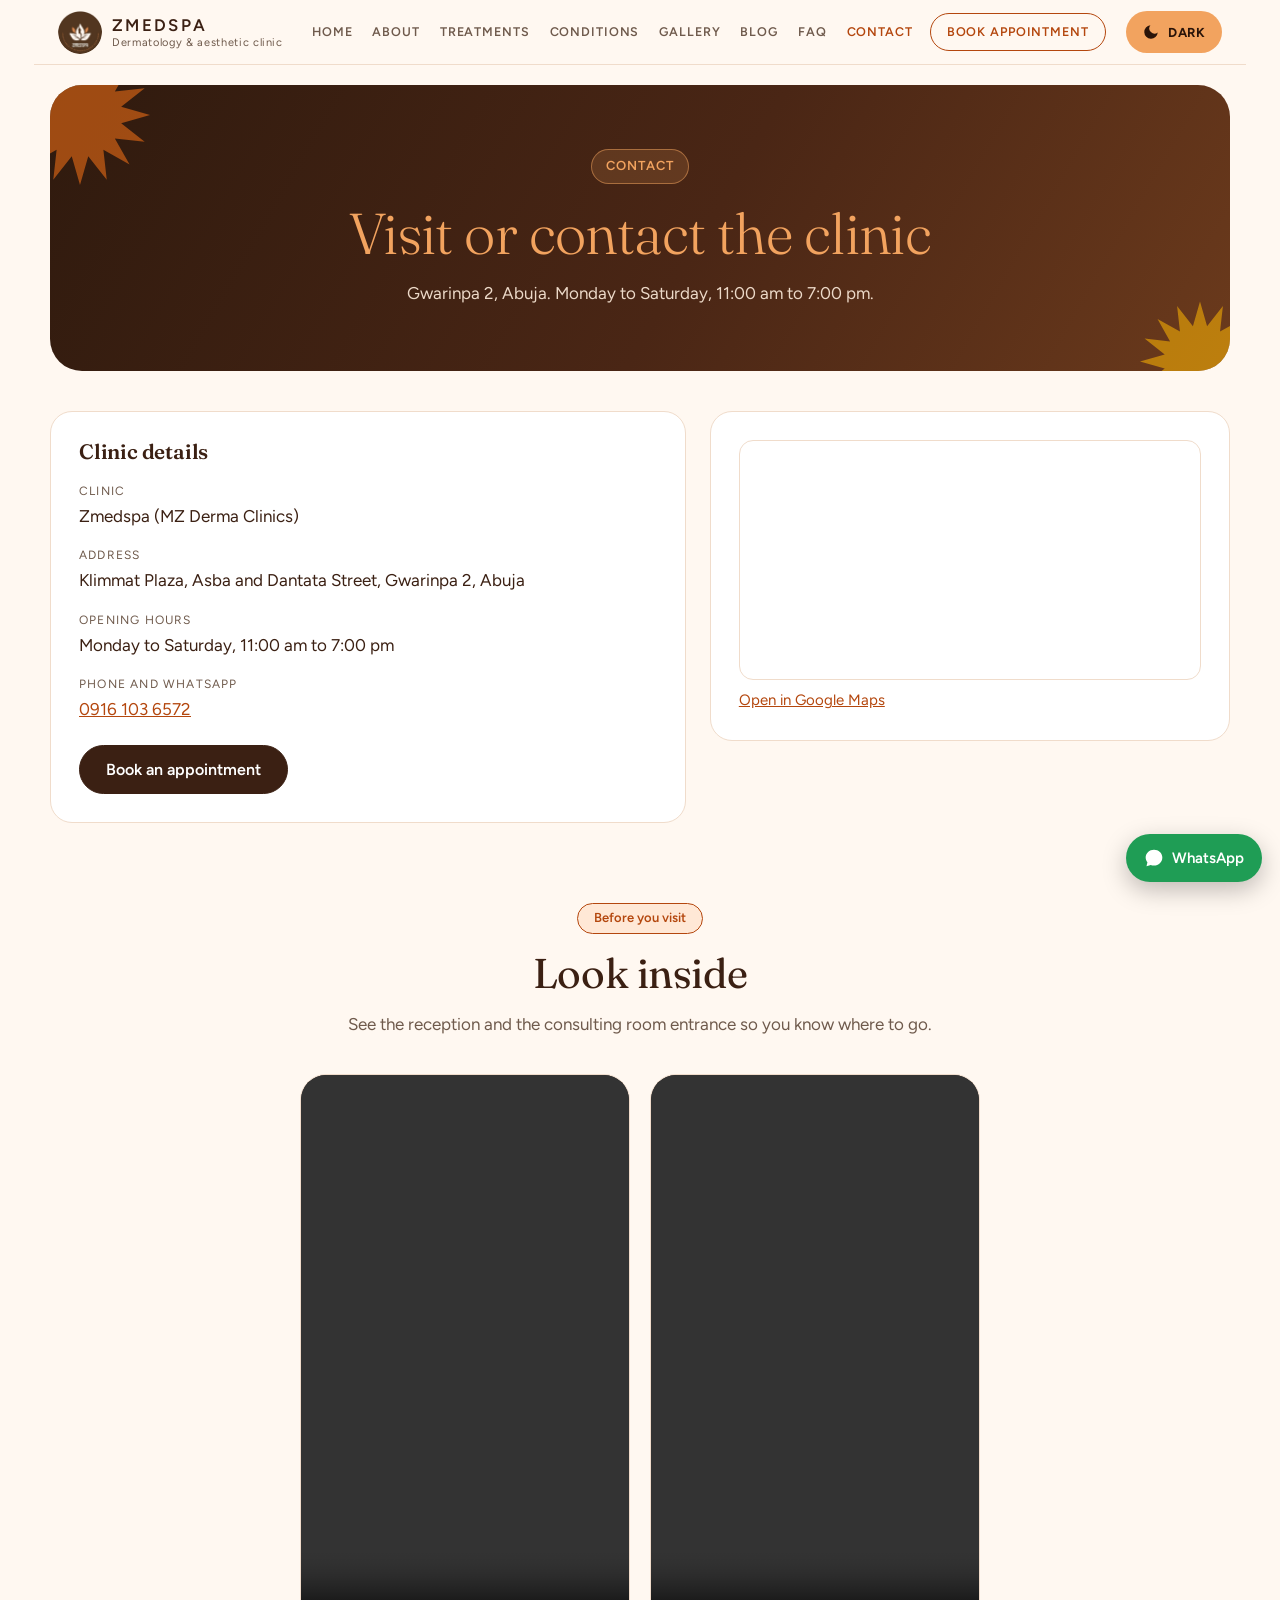
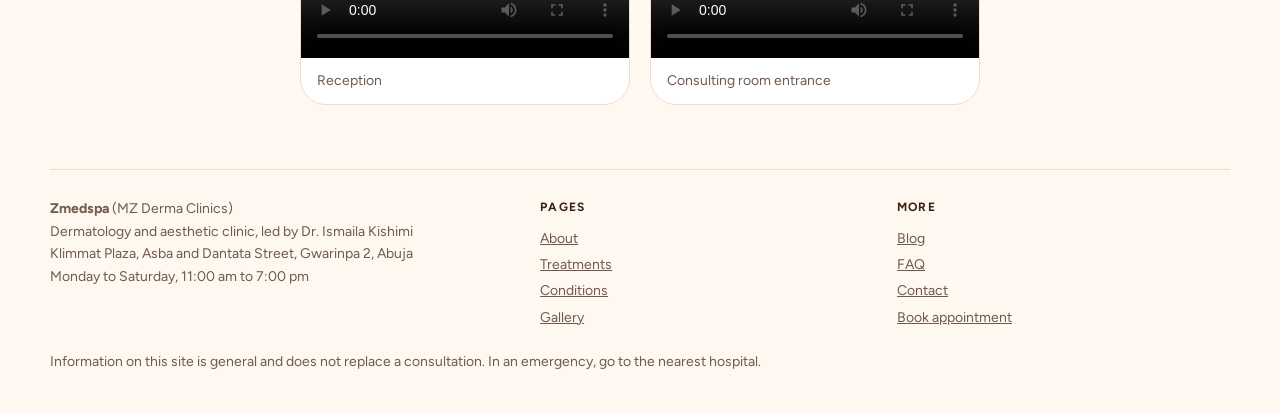
<file: contact.html>
<!doctype html>
<html lang="en">
<head>
<meta charset="utf-8">
<meta name="viewport" content="width=device-width, initial-scale=1, viewport-fit=cover">
<meta name="description" content="Address, opening hours, phone and map for Zmedspa (MZ Derma Clinics), Gwarinpa 2, Abuja.">
<meta name="color-scheme" content="light dark">
<meta property="og:type" content="website">
<meta property="og:site_name" content="Zmedspa">
<meta name="robots" content="noindex">
<script type="application/ld+json">{"@context":"https://schema.org","@type":"MedicalClinic","name":"Zmedspa (MZ Derma Clinics)","medicalSpecialty":"Dermatologic","telephone":"+2349161036572","address":{"@type":"PostalAddress","streetAddress":"Klimmat Plaza, Asba and Dantata Street, Gwarinpa 2","addressLocality":"Abuja","addressCountry":"NG"},"openingHoursSpecification":[{"@type":"OpeningHoursSpecification","dayOfWeek":["Monday","Tuesday","Wednesday","Thursday","Friday","Saturday"],"opens":"11:00","closes":"19:00"}],"employee":{"@type":"Physician","name":"Dr. Ismaila Kishimi","medicalSpecialty":"Dermatologic"}}</script>
<meta property="og:title" content="Contact and Directions | Zmedspa">
<meta property="og:description" content="Address, opening hours, phone and map for Zmedspa (MZ Derma Clinics), Gwarinpa 2, Abuja.">
<link rel="icon" type="image/png" href="logo.png">
<title>Contact and Directions | Zmedspa</title>
<link rel="preconnect" href="https://fonts.googleapis.com">
<link rel="preconnect" href="https://fonts.gstatic.com" crossorigin>
<link rel="stylesheet" href="https://fonts.googleapis.com/css2?family=Figtree:wght@300;400;500;600;700&family=Fraunces:opsz,wght@9..144,300;9..144,400;9..144,600&display=swap">
<script>try{var t=localStorage.getItem('theme');if(t==='dark'||t==='light')document.documentElement.dataset.theme=t}catch(e){}</script>
<link rel="stylesheet" href="styles.css">
</head>
<body>
<a class="skip" href="#main">Skip to content</a>
<div class="wrap">
  <header class="top">
    <a class="brand" href="index.html" style="text-decoration:none"><img src="logo.png" alt="Zmedspa logo" width="44" height="44"><span>Zmedspa<small>Dermatology &amp; aesthetic clinic</small></span></a>
    <nav id="site-nav" aria-label="Main">
      <a href="index.html">Home</a>
      <a href="about.html">About</a>
      <a href="treatments.html">Treatments</a>
      <a href="conditions.html">Conditions</a>
      <a href="gallery.html">Gallery</a>
      <a href="blog.html">Blog</a>
      <a href="faq.html">FAQ</a>
      <a href="contact.html" aria-current="page">Contact</a>
      <a class="cta" href="book.html">Book appointment</a>
    </nav>
    <div class="tools">
      <button class="theme-btn" type="button" aria-label="Switch to dark mode"><svg class="i-moon" viewBox="0 0 24 24" aria-hidden="true"><path d="M21 12.8A9 9 0 1 1 11.2 3a7 7 0 0 0 9.8 9.8z"/></svg><svg class="i-sun" viewBox="0 0 24 24" aria-hidden="true"><circle cx="12" cy="12" r="4.2"/><path d="M12 1.8v2.6M12 19.6v2.6M1.8 12h2.6M19.6 12h2.6M4.8 4.8l1.8 1.8M17.4 17.4l1.8 1.8M4.8 19.2l1.8-1.8M17.4 6.6l1.8-1.8" stroke="currentColor" stroke-width="2" stroke-linecap="round" fill="none"/></svg><span class="theme-label">Dark</span></button>
      <button class="menu-btn" type="button" aria-expanded="false" aria-controls="site-nav">Menu</button>
    </div>
  </header>
  <div class="page-head">
    <video class="bgvid" muted loop playsinline preload="none" aria-hidden="true" tabindex="-1" disablepictureinpicture data-src="videos/video-2.mp4"></video><span class="burst" aria-hidden="true"></span><span class="burst b2" aria-hidden="true"></span>
    <div class="eyebrow">Contact</div>
    <h1>Visit or contact the clinic</h1>
    <p>Gwarinpa 2, Abuja. Monday to Saturday, 11:00 am to 7:00 pm.</p>
  </div>
  <main id="main">

    <section id="contact" style="padding-top:40px">
      <div class="visit">
        <div class="card" style="background:var(--surface);border:1px solid var(--line)">
          <h3 style="margin-bottom:18px">Clinic details</h3>
          <dl>
            <div><dt>Clinic</dt><dd>Zmedspa (MZ Derma Clinics)</dd></div>
            <div><dt>Address</dt><dd>Klimmat Plaza, Asba and Dantata Street, Gwarinpa 2, Abuja</dd></div>
            <div><dt>Opening hours</dt><dd>Monday to Saturday, 11:00 am to 7:00 pm</dd></div>
            <div><dt>Phone and WhatsApp</dt><dd><a href="tel:+2349161036572">0916 103 6572</a></dd></div>
          </dl>
          <div class="actions" style="margin-top:22px"><a class="btn primary" href="book.html">Book an appointment</a></div>
        </div>
        <div class="card" style="background:var(--surface);border:1px solid var(--line)">
          <div class="map" style="margin-top:0"><iframe title="Map of the clinic in Gwarinpa 2, Abuja" src="https://maps.google.com/maps?q=Klimmat%20Plaza%2C%20Asba%20and%20Dantata%20Street%2C%20Gwarinpa%202%2C%20Abuja&amp;z=16&amp;output=embed" loading="lazy" referrerpolicy="no-referrer-when-downgrade" allowfullscreen></iframe><a href="https://www.google.com/maps/search/?api=1&amp;query=Klimmat%20Plaza%2C%20Asba%20and%20Dantata%20Street%2C%20Gwarinpa%202%2C%20Abuja" target="_blank" rel="noopener">Open in Google Maps</a></div>
        </div>
      </div>
    </section>
    <section>
      <div class="head"><span class="pill">Before you visit</span><h2>Look inside</h2>
        <p class="section-intro">See the reception and the consulting room entrance so you know where to go.</p></div>
      <div class="videos two"><figure class="vid"><video src="videos/video-1.mp4#t=0.1" controls playsinline preload="metadata" aria-label="Video panning across the clinic reception, lit product shelves and counter"></video><figcaption>Reception</figcaption></figure><figure class="vid"><video src="videos/video-2.mp4#t=0.1" controls playsinline preload="metadata" aria-label="Video of the consulting room door, mirror and bench"></video><figcaption>Consulting room entrance</figcaption></figure></div>
    </section>
  </main>

  <footer>
    <div class="cols">
      <div><strong>Zmedspa</strong> (MZ Derma Clinics)<br>Dermatology and aesthetic clinic, led by Dr. Ismaila Kishimi<br>Klimmat Plaza, Asba and Dantata Street, Gwarinpa 2, Abuja<br>Monday to Saturday, 11:00 am to 7:00 pm</div>
      <div><h4>Pages</h4><a href="about.html">About</a><a href="treatments.html">Treatments</a><a href="conditions.html">Conditions</a><a href="gallery.html">Gallery</a></div>
      <div><h4>More</h4><a href="blog.html">Blog</a><a href="faq.html">FAQ</a><a href="contact.html">Contact</a><a href="book.html">Book appointment</a></div>
    </div>
    <div>Information on this site is general and does not replace a consultation. In an emergency, go to the nearest hospital.</div>
  </footer>
</div>
<button class="totop" type="button" aria-label="Back to top"><svg viewBox="0 0 24 24" aria-hidden="true"><path d="M12 19V6M5.5 12.5 12 6l6.500 6.500" fill="none" stroke="currentColor" stroke-width="2.4" stroke-linecap="round" stroke-linejoin="round"/></svg></button>
<a class="wa-float" href="https://wa.me/2349161036572" target="_blank" rel="noopener" aria-label="Chat on WhatsApp"><svg viewBox="0 0 24 24" aria-hidden="true"><path d="M12 2C6.5 2 2 6.2 2 11.4c0 2.1.8 4.1 2.1 5.7L3 22l5.1-1.6c1.2.5 2.5.7 3.9.7 5.5 0 10-4.2 10-9.7S17.5 2 12 2z"/></svg><span>WhatsApp</span></a>
<script src="site.js"></script>
</body>
</html>
</file>
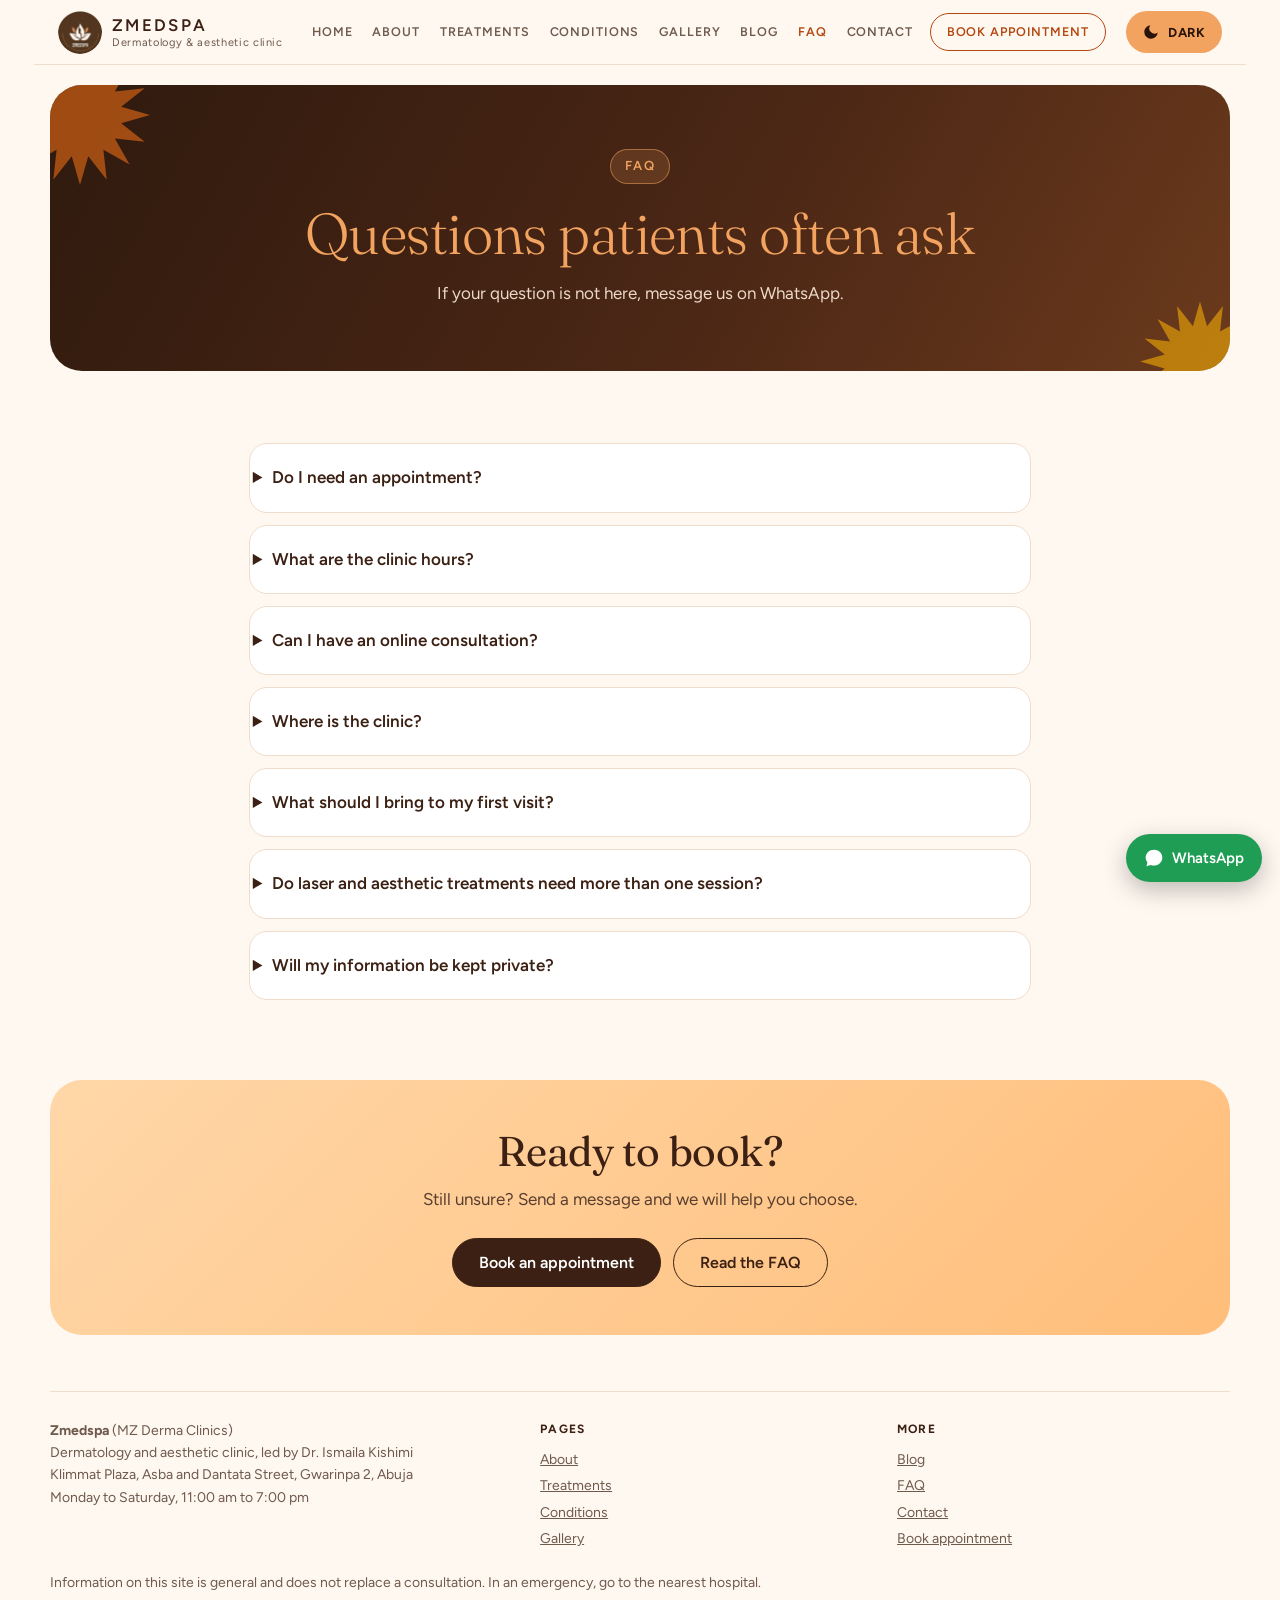
<file: faq.html>
<!doctype html>
<html lang="en">
<head>
<meta charset="utf-8">
<meta name="viewport" content="width=device-width, initial-scale=1, viewport-fit=cover">
<meta name="description" content="Answers to common questions about appointments, online consultations, costs and the clinic.">
<meta name="color-scheme" content="light dark">
<meta property="og:type" content="website">
<meta property="og:site_name" content="Zmedspa">
<meta name="robots" content="noindex">
<script type="application/ld+json">{"@context":"https://schema.org","@type":"MedicalClinic","name":"Zmedspa (MZ Derma Clinics)","medicalSpecialty":"Dermatologic","telephone":"+2349161036572","address":{"@type":"PostalAddress","streetAddress":"Klimmat Plaza, Asba and Dantata Street, Gwarinpa 2","addressLocality":"Abuja","addressCountry":"NG"},"openingHoursSpecification":[{"@type":"OpeningHoursSpecification","dayOfWeek":["Monday","Tuesday","Wednesday","Thursday","Friday","Saturday"],"opens":"11:00","closes":"19:00"}],"employee":{"@type":"Physician","name":"Dr. Ismaila Kishimi","medicalSpecialty":"Dermatologic"}}</script>
<meta property="og:title" content="Frequently Asked Questions | Zmedspa">
<meta property="og:description" content="Answers to common questions about appointments, online consultations, costs and the clinic.">
<link rel="icon" type="image/png" href="logo.png">
<title>Frequently Asked Questions | Zmedspa</title>
<link rel="preconnect" href="https://fonts.googleapis.com">
<link rel="preconnect" href="https://fonts.gstatic.com" crossorigin>
<link rel="stylesheet" href="https://fonts.googleapis.com/css2?family=Figtree:wght@300;400;500;600;700&family=Fraunces:opsz,wght@9..144,300;9..144,400;9..144,600&display=swap">
<script>try{var t=localStorage.getItem('theme');if(t==='dark'||t==='light')document.documentElement.dataset.theme=t}catch(e){}</script>
<link rel="stylesheet" href="styles.css">
</head>
<body>
<a class="skip" href="#main">Skip to content</a>
<div class="wrap">
  <header class="top">
    <a class="brand" href="index.html" style="text-decoration:none"><img src="logo.png" alt="Zmedspa logo" width="44" height="44"><span>Zmedspa<small>Dermatology &amp; aesthetic clinic</small></span></a>
    <nav id="site-nav" aria-label="Main">
      <a href="index.html">Home</a>
      <a href="about.html">About</a>
      <a href="treatments.html">Treatments</a>
      <a href="conditions.html">Conditions</a>
      <a href="gallery.html">Gallery</a>
      <a href="blog.html">Blog</a>
      <a href="faq.html" aria-current="page">FAQ</a>
      <a href="contact.html">Contact</a>
      <a class="cta" href="book.html">Book appointment</a>
    </nav>
    <div class="tools">
      <button class="theme-btn" type="button" aria-label="Switch to dark mode"><svg class="i-moon" viewBox="0 0 24 24" aria-hidden="true"><path d="M21 12.8A9 9 0 1 1 11.2 3a7 7 0 0 0 9.8 9.8z"/></svg><svg class="i-sun" viewBox="0 0 24 24" aria-hidden="true"><circle cx="12" cy="12" r="4.2"/><path d="M12 1.8v2.6M12 19.6v2.6M1.8 12h2.6M19.6 12h2.6M4.8 4.8l1.8 1.8M17.4 17.4l1.8 1.8M4.8 19.2l1.8-1.8M17.4 6.6l1.8-1.8" stroke="currentColor" stroke-width="2" stroke-linecap="round" fill="none"/></svg><span class="theme-label">Dark</span></button>
      <button class="menu-btn" type="button" aria-expanded="false" aria-controls="site-nav">Menu</button>
    </div>
  </header>
  <div class="page-head">
    <span class="burst" aria-hidden="true"></span><span class="burst b2" aria-hidden="true"></span>
    <div class="eyebrow">FAQ</div>
    <h1>Questions patients often ask</h1>
    <p>If your question is not here, message us on WhatsApp.</p>
  </div>
  <main id="main">

    <section>
      <div class="faq">
        <details><summary>Do I need an appointment?</summary><p>Yes. Please request one on the booking page and we will confirm a time with you on WhatsApp.</p></details>
        <details><summary>What are the clinic hours?</summary><p>Monday to Saturday, 11:00 am to 7:00 pm.</p></details>
        <details><summary>Can I have an online consultation?</summary><p>Yes. Choose "Online" on the booking form and we will confirm the details with you on WhatsApp. Some problems need an in-person examination, and we will tell you if that is the case.</p></details>
        <details><summary>Where is the clinic?</summary><p>Zmedspa (MZ Derma Clinics), Klimmat Plaza, Asba and Dantata Street, Gwarinpa 2, Abuja.</p></details>
        <details><summary>What should I bring to my first visit?</summary><p>Any creams, tablets or supplements you use, earlier test results, and a list of your questions. See the article on what to expect at your first visit.</p></details>
        <details><summary>Do laser and aesthetic treatments need more than one session?</summary><p>Often yes. The number of sessions depends on the treatment and your skin, and we explain this at your consultation.</p></details>
        <details><summary>Will my information be kept private?</summary><p>Yes. Your details are used only to arrange and carry out your care.</p></details>
      </div>
    </section>

    <div class="cta-band">
      <h2>Ready to book?</h2>
      <p>Still unsure? Send a message and we will help you choose.</p>
      <div class="actions"><a class="btn primary" href="book.html">Book an appointment</a><a class="btn ghost" href="faq.html">Read the FAQ</a></div>
    </div>
  </main>

  <footer>
    <div class="cols">
      <div><strong>Zmedspa</strong> (MZ Derma Clinics)<br>Dermatology and aesthetic clinic, led by Dr. Ismaila Kishimi<br>Klimmat Plaza, Asba and Dantata Street, Gwarinpa 2, Abuja<br>Monday to Saturday, 11:00 am to 7:00 pm</div>
      <div><h4>Pages</h4><a href="about.html">About</a><a href="treatments.html">Treatments</a><a href="conditions.html">Conditions</a><a href="gallery.html">Gallery</a></div>
      <div><h4>More</h4><a href="blog.html">Blog</a><a href="faq.html">FAQ</a><a href="contact.html">Contact</a><a href="book.html">Book appointment</a></div>
    </div>
    <div>Information on this site is general and does not replace a consultation. In an emergency, go to the nearest hospital.</div>
  </footer>
</div>
<button class="totop" type="button" aria-label="Back to top"><svg viewBox="0 0 24 24" aria-hidden="true"><path d="M12 19V6M5.5 12.5 12 6l6.500 6.500" fill="none" stroke="currentColor" stroke-width="2.4" stroke-linecap="round" stroke-linejoin="round"/></svg></button>
<a class="wa-float" href="https://wa.me/2349161036572" target="_blank" rel="noopener" aria-label="Chat on WhatsApp"><svg viewBox="0 0 24 24" aria-hidden="true"><path d="M12 2C6.5 2 2 6.2 2 11.4c0 2.1.8 4.1 2.1 5.7L3 22l5.1-1.6c1.2.5 2.5.7 3.9.7 5.5 0 10-4.2 10-9.7S17.5 2 12 2z"/></svg><span>WhatsApp</span></a>
<script src="site.js"></script>
</body>
</html>
</file>
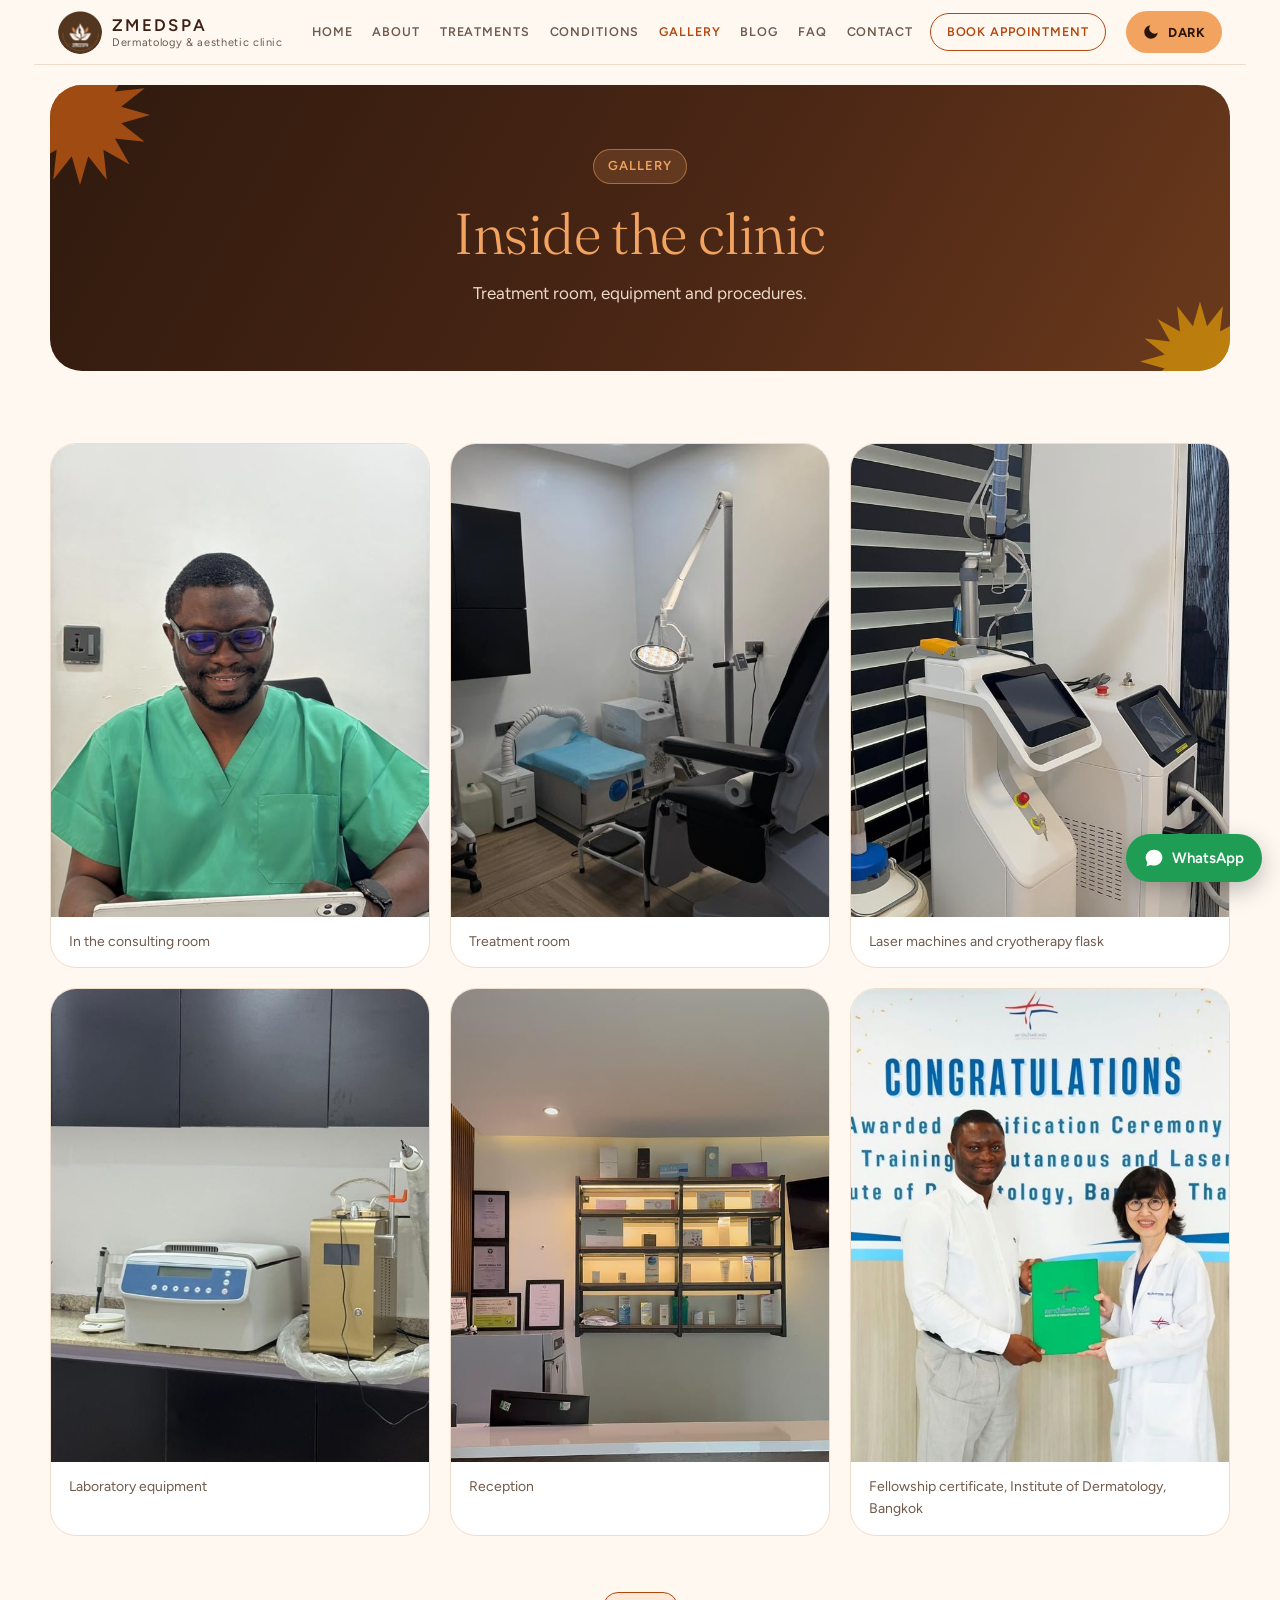
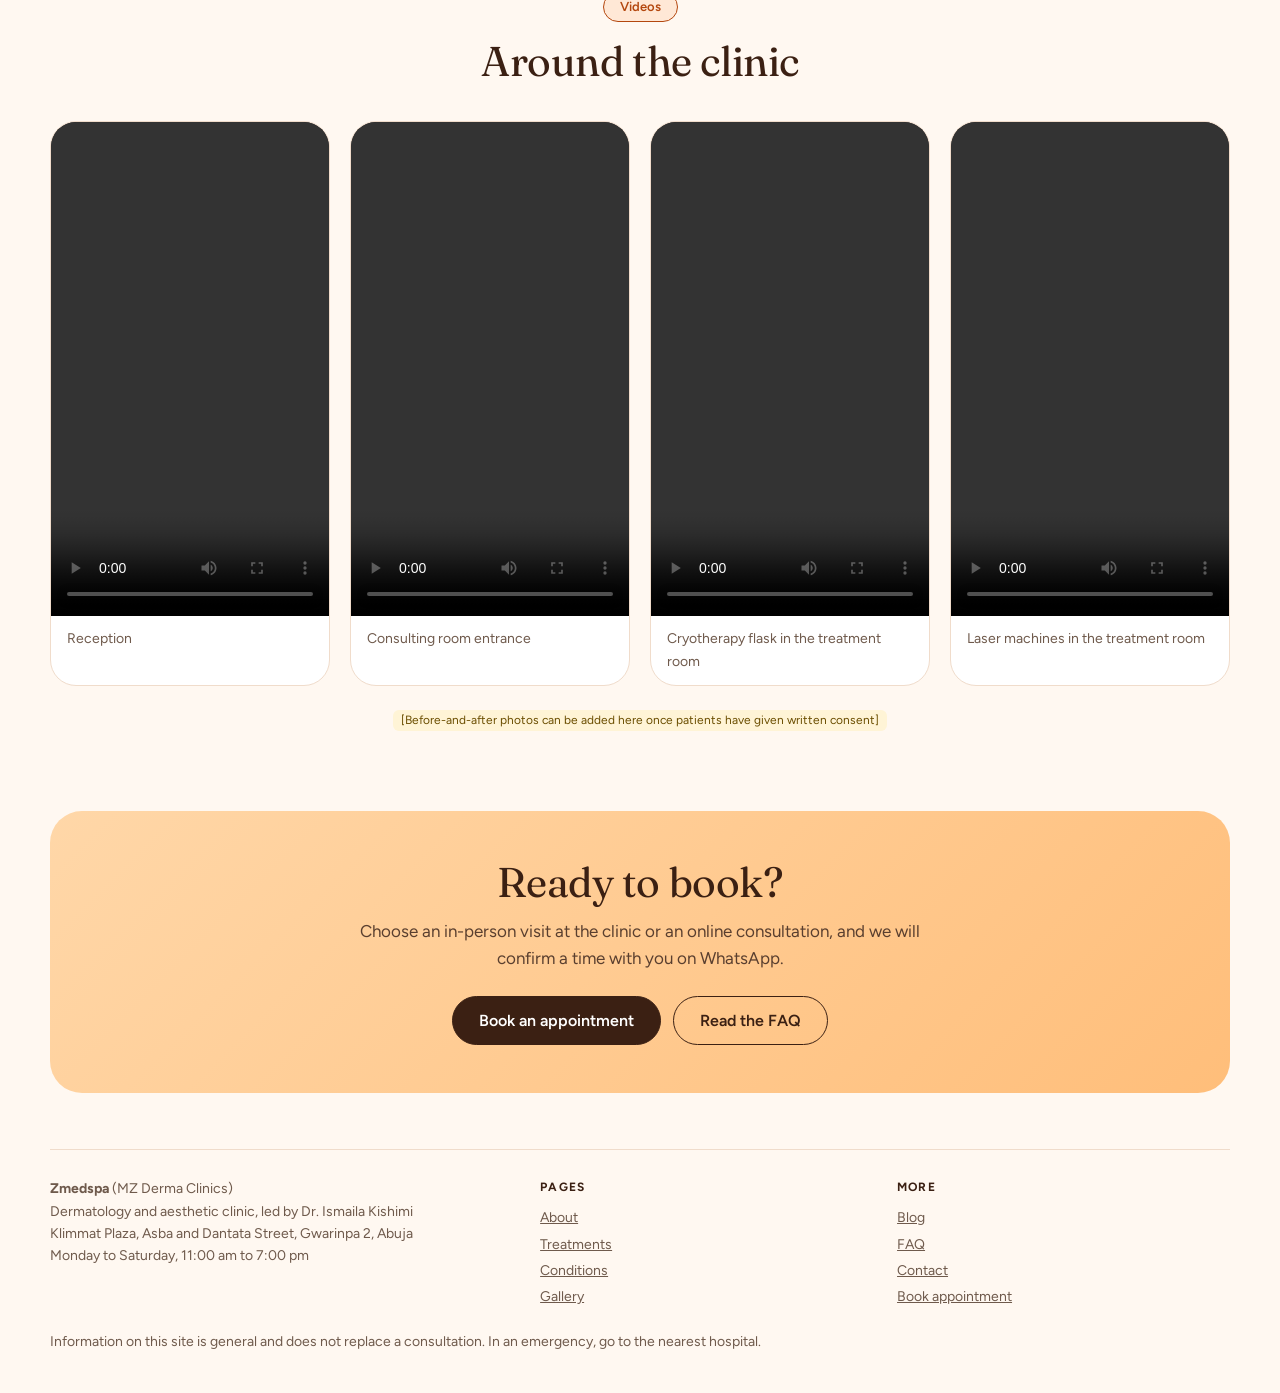
<file: gallery.html>
<!doctype html>
<html lang="en">
<head>
<meta charset="utf-8">
<meta name="viewport" content="width=device-width, initial-scale=1, viewport-fit=cover">
<meta name="description" content="Photos of the Zmedspa clinic, laser equipment and procedures in Gwarinpa, Abuja.">
<meta name="color-scheme" content="light dark">
<meta property="og:type" content="website">
<meta property="og:site_name" content="Zmedspa">
<meta name="robots" content="noindex">
<script type="application/ld+json">{"@context":"https://schema.org","@type":"MedicalClinic","name":"Zmedspa (MZ Derma Clinics)","medicalSpecialty":"Dermatologic","telephone":"+2349161036572","address":{"@type":"PostalAddress","streetAddress":"Klimmat Plaza, Asba and Dantata Street, Gwarinpa 2","addressLocality":"Abuja","addressCountry":"NG"},"openingHoursSpecification":[{"@type":"OpeningHoursSpecification","dayOfWeek":["Monday","Tuesday","Wednesday","Thursday","Friday","Saturday"],"opens":"11:00","closes":"19:00"}],"employee":{"@type":"Physician","name":"Dr. Ismaila Kishimi","medicalSpecialty":"Dermatologic"}}</script>
<meta property="og:title" content="Clinic Gallery | Zmedspa">
<meta property="og:description" content="Photos of the Zmedspa clinic, laser equipment and procedures in Gwarinpa, Abuja.">
<link rel="icon" type="image/png" href="logo.png">
<title>Clinic Gallery | Zmedspa</title>
<link rel="preconnect" href="https://fonts.googleapis.com">
<link rel="preconnect" href="https://fonts.gstatic.com" crossorigin>
<link rel="stylesheet" href="https://fonts.googleapis.com/css2?family=Figtree:wght@300;400;500;600;700&family=Fraunces:opsz,wght@9..144,300;9..144,400;9..144,600&display=swap">
<script>try{var t=localStorage.getItem('theme');if(t==='dark'||t==='light')document.documentElement.dataset.theme=t}catch(e){}</script>
<link rel="stylesheet" href="styles.css">
</head>
<body>
<a class="skip" href="#main">Skip to content</a>
<div class="wrap">
  <header class="top">
    <a class="brand" href="index.html" style="text-decoration:none"><img src="logo.png" alt="Zmedspa logo" width="44" height="44"><span>Zmedspa<small>Dermatology &amp; aesthetic clinic</small></span></a>
    <nav id="site-nav" aria-label="Main">
      <a href="index.html">Home</a>
      <a href="about.html">About</a>
      <a href="treatments.html">Treatments</a>
      <a href="conditions.html">Conditions</a>
      <a href="gallery.html" aria-current="page">Gallery</a>
      <a href="blog.html">Blog</a>
      <a href="faq.html">FAQ</a>
      <a href="contact.html">Contact</a>
      <a class="cta" href="book.html">Book appointment</a>
    </nav>
    <div class="tools">
      <button class="theme-btn" type="button" aria-label="Switch to dark mode"><svg class="i-moon" viewBox="0 0 24 24" aria-hidden="true"><path d="M21 12.8A9 9 0 1 1 11.2 3a7 7 0 0 0 9.8 9.8z"/></svg><svg class="i-sun" viewBox="0 0 24 24" aria-hidden="true"><circle cx="12" cy="12" r="4.2"/><path d="M12 1.8v2.6M12 19.6v2.6M1.8 12h2.6M19.6 12h2.6M4.8 4.8l1.8 1.8M17.4 17.4l1.8 1.8M4.8 19.2l1.8-1.8M17.4 6.6l1.8-1.8" stroke="currentColor" stroke-width="2" stroke-linecap="round" fill="none"/></svg><span class="theme-label">Dark</span></button>
      <button class="menu-btn" type="button" aria-expanded="false" aria-controls="site-nav">Menu</button>
    </div>
  </header>
  <div class="page-head">
    <video class="bgvid" muted loop playsinline preload="none" aria-hidden="true" tabindex="-1" disablepictureinpicture data-src="videos/video-4.mp4"></video><span class="burst" aria-hidden="true"></span><span class="burst b2" aria-hidden="true"></span>
    <div class="eyebrow">Gallery</div>
    <h1>Inside the clinic</h1>
    <p>Treatment room, equipment and procedures.</p>
  </div>
  <main id="main">

    <section>
      <div class="gallery">
        <figure><img src="images/doctor-smiling.jpg" alt="Dr. Kishimi in green scrubs, smiling while using a tablet in the consulting room" loading="lazy"><figcaption>In the consulting room</figcaption></figure>
        <figure><img src="images/treatment-room-lamp.jpg" alt="Treatment room with an examination lamp, treatment bed and procedure chair" loading="lazy"><figcaption>Treatment room</figcaption></figure>
        <figure><img src="images/laser-machines.jpg" alt="Two laser machines beside a cryotherapy flask in front of a striped blind" loading="lazy"><figcaption>Laser machines and cryotherapy flask</figcaption></figure>
        <figure><img src="images/lab-equipment.jpg" alt="A centrifuge and a gold-coloured treatment machine on a laboratory counter" loading="lazy"><figcaption>Laboratory equipment</figcaption></figure>
        <figure><img src="images/reception.jpg" alt="Clinic reception with framed certificates and lit product shelves" loading="lazy"><figcaption>Reception</figcaption></figure>
        <figure><img src="images/certificate.jpg" alt="Dr. Kishimi receiving a fellowship certificate at the Institute of Dermatology, Bangkok" loading="lazy"><figcaption>Fellowship certificate, Institute of Dermatology, Bangkok</figcaption></figure>
      </div>
      <div class="head" style="margin-top:56px"><span class="pill">Videos</span><h2>Around the clinic</h2></div>
      <div class="videos"><figure class="vid"><video src="videos/video-1.mp4#t=0.1" controls playsinline preload="metadata" aria-label="Video panning across the clinic reception, lit product shelves and counter"></video><figcaption>Reception</figcaption></figure><figure class="vid"><video src="videos/video-2.mp4#t=0.1" controls playsinline preload="metadata" aria-label="Video of the consulting room door, mirror and bench"></video><figcaption>Consulting room entrance</figcaption></figure><figure class="vid"><video src="videos/video-3.mp4#t=0.1" controls playsinline preload="metadata" aria-label="Video of a cryotherapy flask being handled beside the laser machines"></video><figcaption>Cryotherapy flask in the treatment room</figcaption></figure><figure class="vid"><video src="videos/video-4.mp4#t=0.1" controls playsinline preload="metadata" aria-label="Video of the laser machines and cryotherapy flask in the treatment room"></video><figcaption>Laser machines in the treatment room</figcaption></figure></div>
      <p class="note" style="text-align:center;margin-top:24px"><span class="ph">[Before-and-after photos can be added here once patients have given written consent]</span></p>
    </section>

    <div class="cta-band">
      <h2>Ready to book?</h2>
      <p>Choose an in-person visit at the clinic or an online consultation, and we will confirm a time with you on WhatsApp.</p>
      <div class="actions"><a class="btn primary" href="book.html">Book an appointment</a><a class="btn ghost" href="faq.html">Read the FAQ</a></div>
    </div>
  </main>

  <footer>
    <div class="cols">
      <div><strong>Zmedspa</strong> (MZ Derma Clinics)<br>Dermatology and aesthetic clinic, led by Dr. Ismaila Kishimi<br>Klimmat Plaza, Asba and Dantata Street, Gwarinpa 2, Abuja<br>Monday to Saturday, 11:00 am to 7:00 pm</div>
      <div><h4>Pages</h4><a href="about.html">About</a><a href="treatments.html">Treatments</a><a href="conditions.html">Conditions</a><a href="gallery.html">Gallery</a></div>
      <div><h4>More</h4><a href="blog.html">Blog</a><a href="faq.html">FAQ</a><a href="contact.html">Contact</a><a href="book.html">Book appointment</a></div>
    </div>
    <div>Information on this site is general and does not replace a consultation. In an emergency, go to the nearest hospital.</div>
  </footer>
</div>
<button class="totop" type="button" aria-label="Back to top"><svg viewBox="0 0 24 24" aria-hidden="true"><path d="M12 19V6M5.5 12.5 12 6l6.500 6.500" fill="none" stroke="currentColor" stroke-width="2.4" stroke-linecap="round" stroke-linejoin="round"/></svg></button>
<a class="wa-float" href="https://wa.me/2349161036572" target="_blank" rel="noopener" aria-label="Chat on WhatsApp"><svg viewBox="0 0 24 24" aria-hidden="true"><path d="M12 2C6.5 2 2 6.2 2 11.4c0 2.1.8 4.1 2.1 5.7L3 22l5.1-1.6c1.2.5 2.5.7 3.9.7 5.5 0 10-4.2 10-9.7S17.5 2 12 2z"/></svg><span>WhatsApp</span></a>
<script src="site.js"></script>
</body>
</html>
</file>
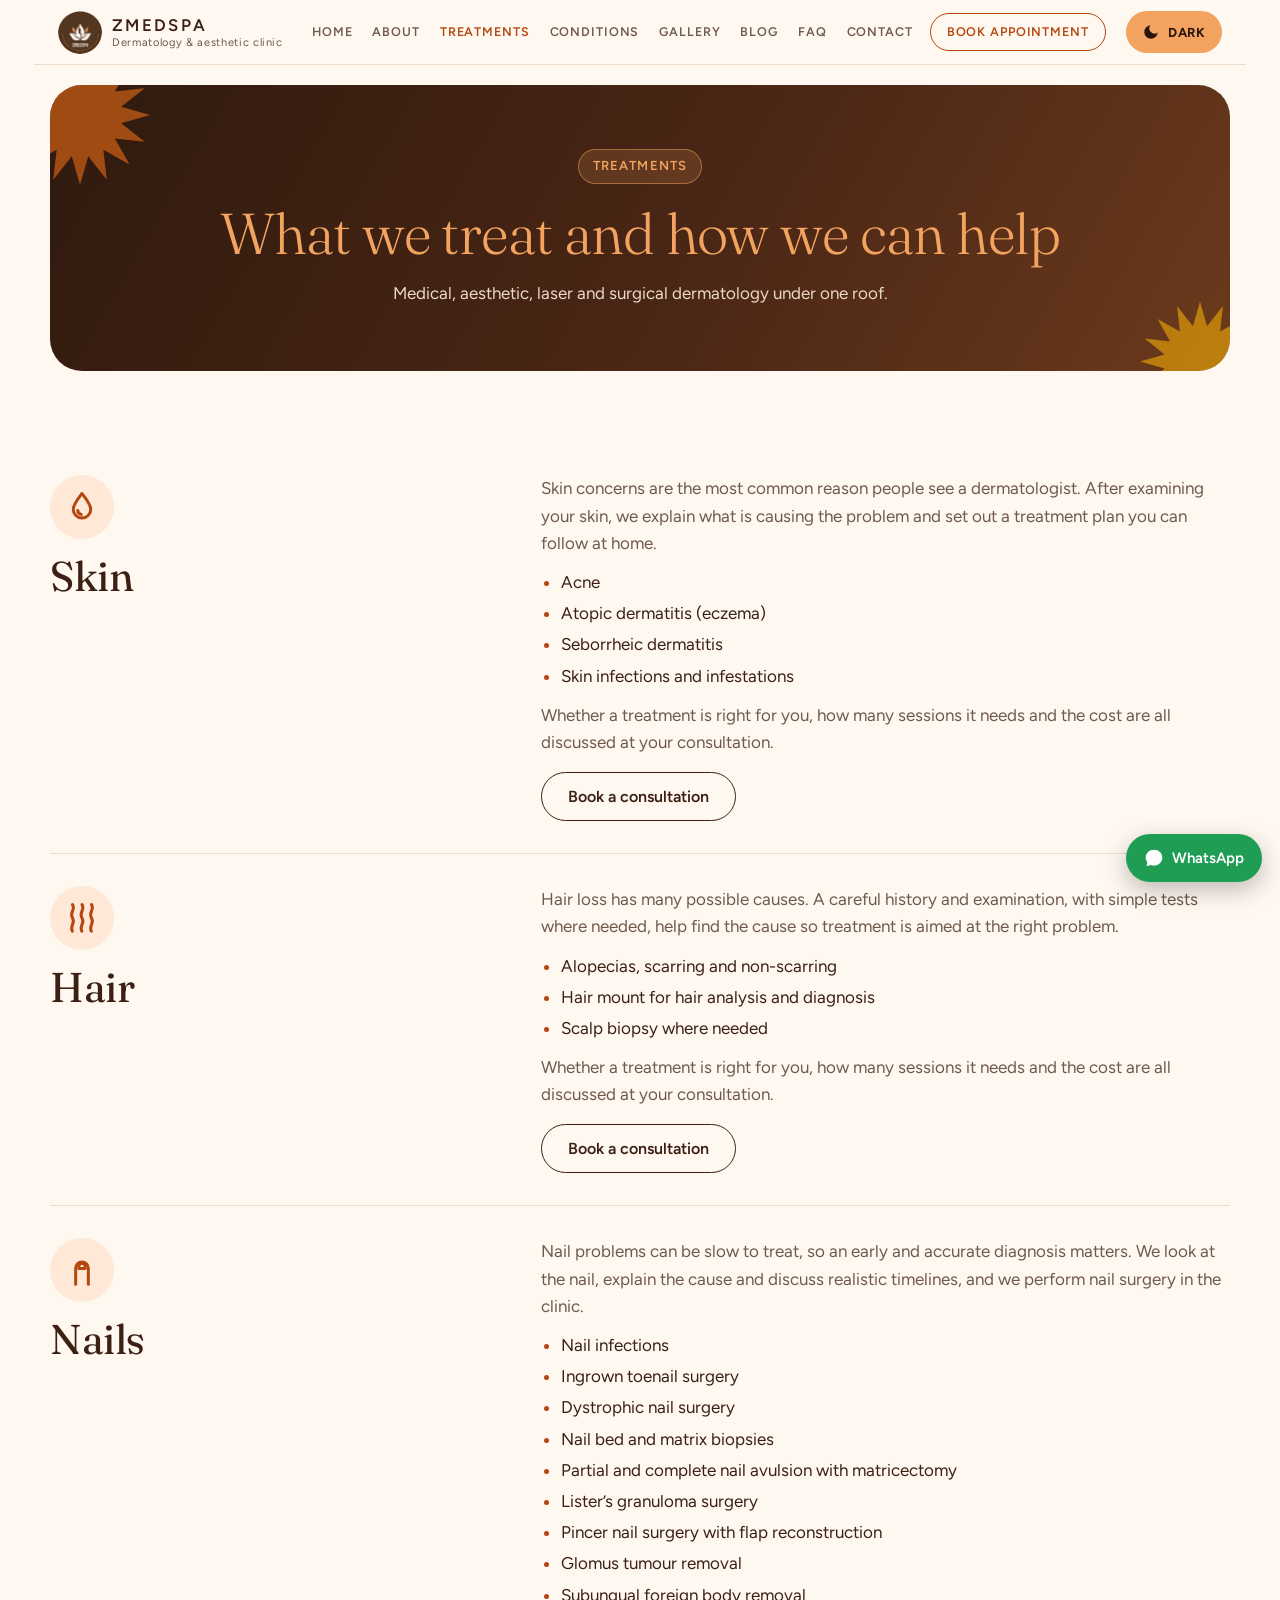
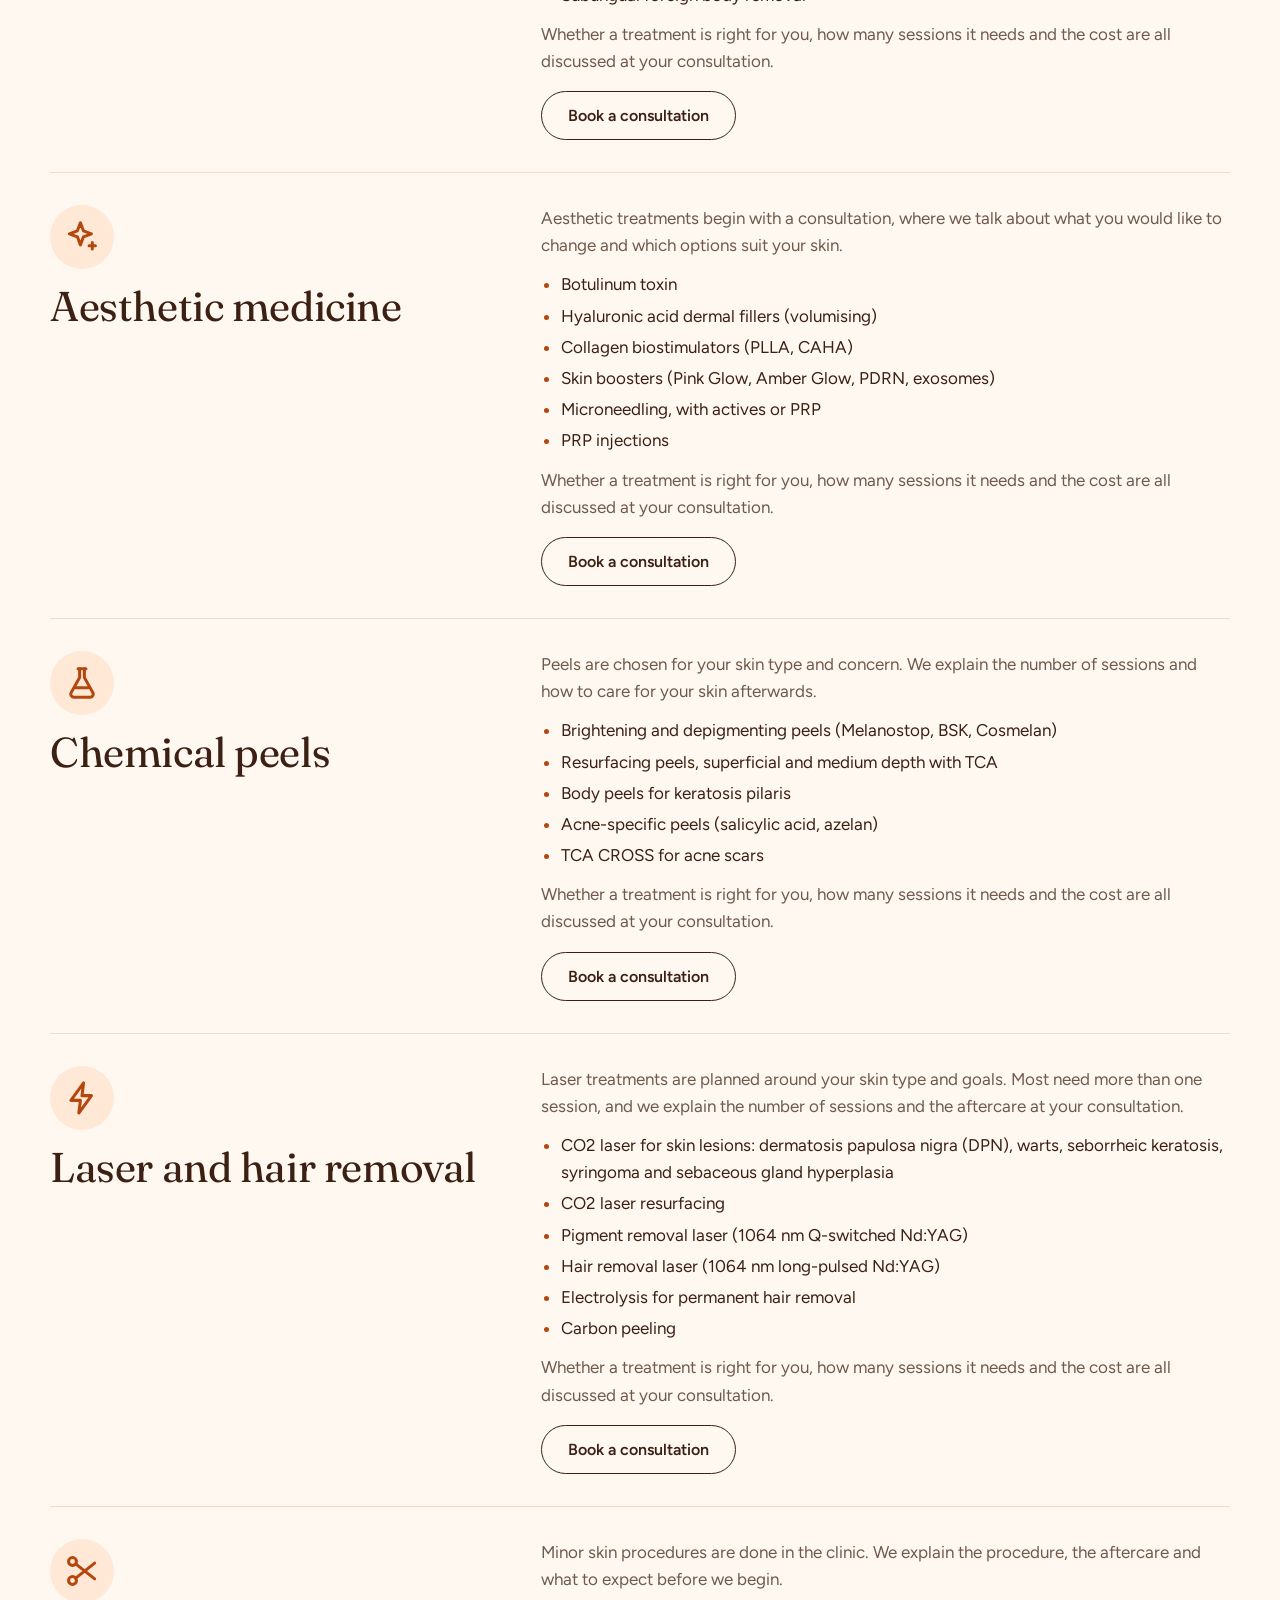
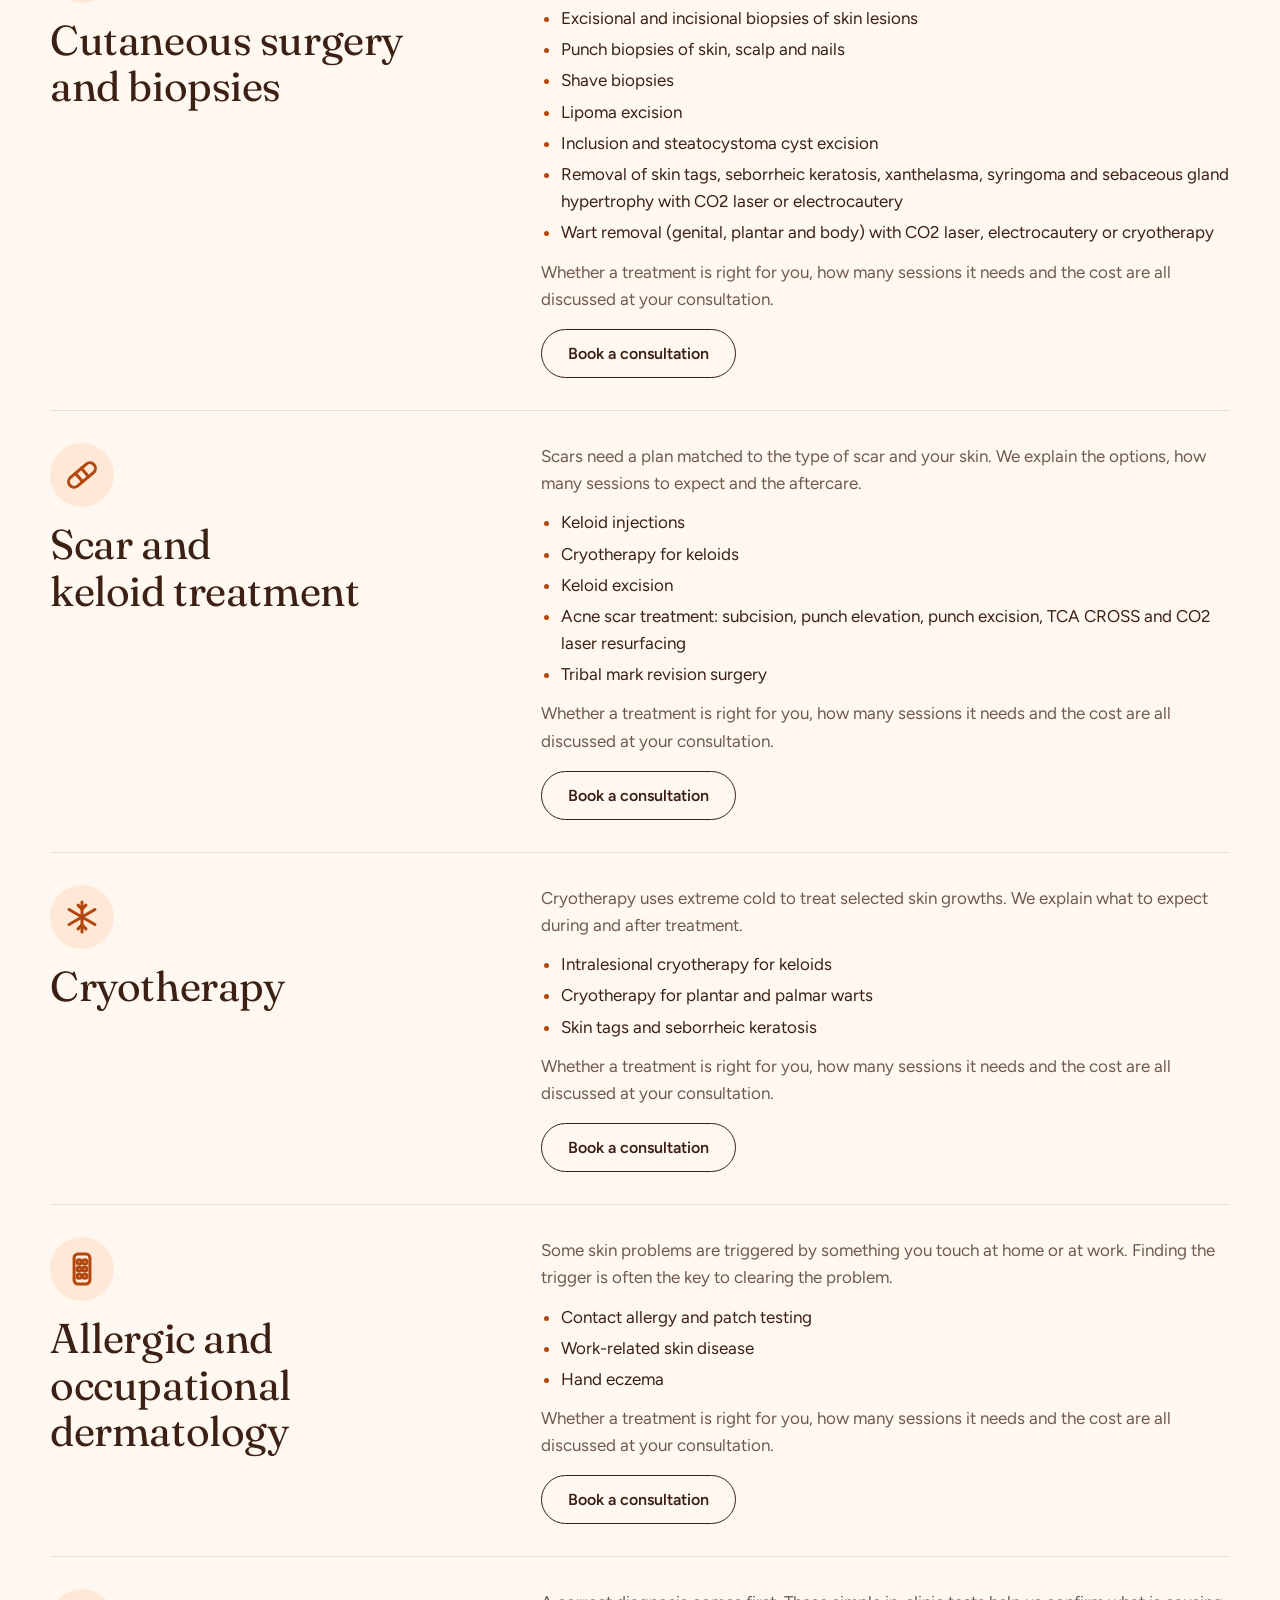
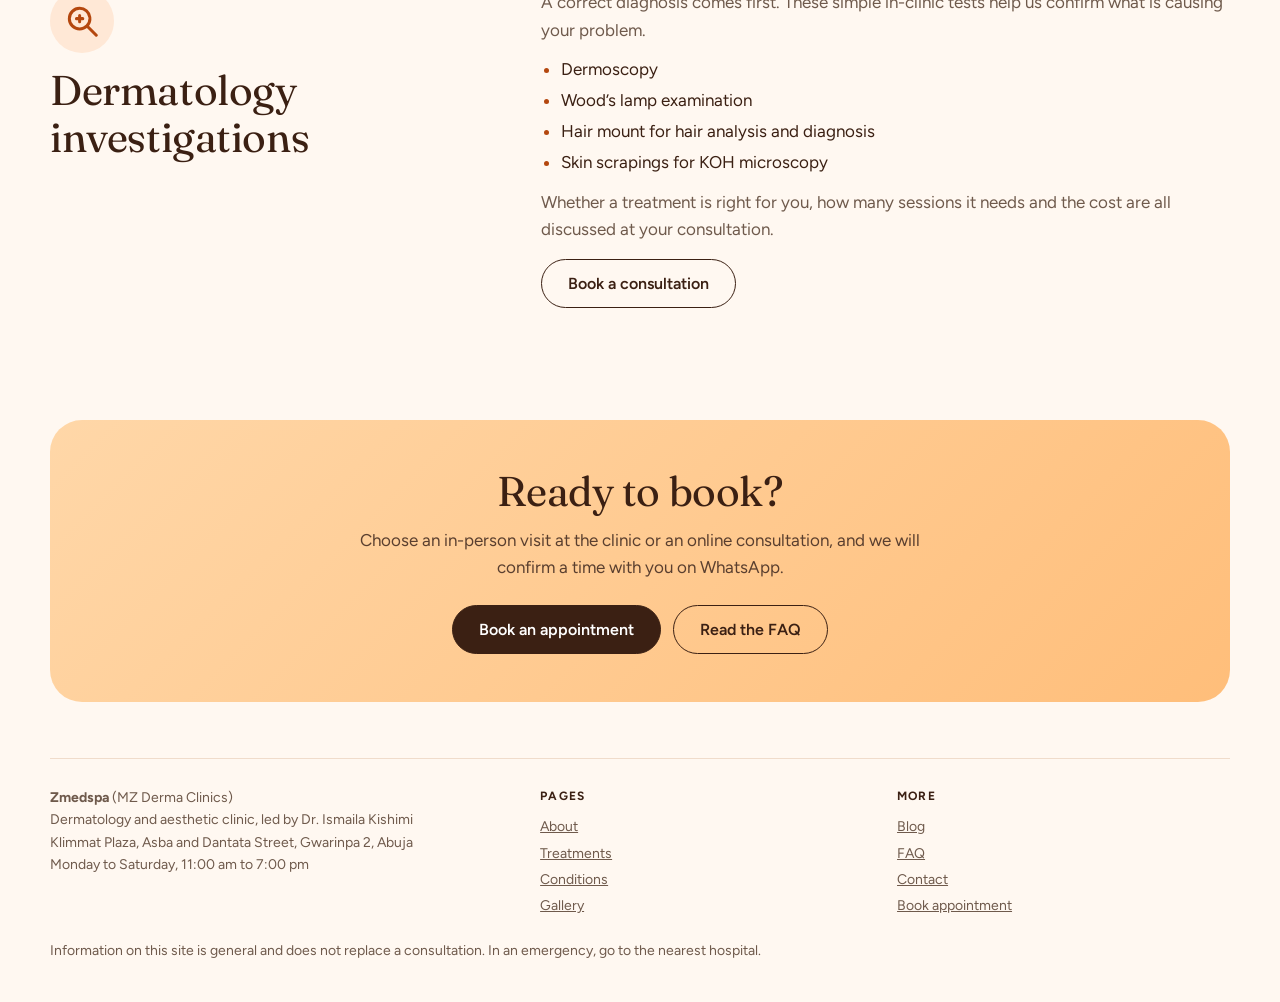
<file: treatments.html>
<!doctype html>
<html lang="en">
<head>
<meta charset="utf-8">
<meta name="viewport" content="width=device-width, initial-scale=1, viewport-fit=cover">
<meta name="description" content="Skin, hair and nail treatments, aesthetic medicine, laser and hair removal, cutaneous surgery and allergic dermatology at Zmedspa, Gwarinpa, Abuja.">
<meta name="color-scheme" content="light dark">
<meta property="og:type" content="website">
<meta property="og:site_name" content="Zmedspa">
<meta name="robots" content="noindex">
<script type="application/ld+json">{"@context":"https://schema.org","@type":"MedicalClinic","name":"Zmedspa (MZ Derma Clinics)","medicalSpecialty":"Dermatologic","telephone":"+2349161036572","address":{"@type":"PostalAddress","streetAddress":"Klimmat Plaza, Asba and Dantata Street, Gwarinpa 2","addressLocality":"Abuja","addressCountry":"NG"},"openingHoursSpecification":[{"@type":"OpeningHoursSpecification","dayOfWeek":["Monday","Tuesday","Wednesday","Thursday","Friday","Saturday"],"opens":"11:00","closes":"19:00"}],"employee":{"@type":"Physician","name":"Dr. Ismaila Kishimi","medicalSpecialty":"Dermatologic"}}</script>
<meta property="og:title" content="Dermatology Treatments in Gwarinpa, Abuja | Zmedspa">
<meta property="og:description" content="Skin, hair and nail treatments, aesthetic medicine, laser and hair removal, cutaneous surgery and allergic dermatology at Zmedspa, Gwarinpa, Abuja.">
<link rel="icon" type="image/png" href="logo.png">
<title>Dermatology Treatments in Gwarinpa, Abuja | Zmedspa</title>
<link rel="preconnect" href="https://fonts.googleapis.com">
<link rel="preconnect" href="https://fonts.gstatic.com" crossorigin>
<link rel="stylesheet" href="https://fonts.googleapis.com/css2?family=Figtree:wght@300;400;500;600;700&family=Fraunces:opsz,wght@9..144,300;9..144,400;9..144,600&display=swap">
<script>try{var t=localStorage.getItem('theme');if(t==='dark'||t==='light')document.documentElement.dataset.theme=t}catch(e){}</script>
<link rel="stylesheet" href="styles.css">
</head>
<body>
<a class="skip" href="#main">Skip to content</a>
<div class="wrap">
  <header class="top">
    <a class="brand" href="index.html" style="text-decoration:none"><img src="logo.png" alt="Zmedspa logo" width="44" height="44"><span>Zmedspa<small>Dermatology &amp; aesthetic clinic</small></span></a>
    <nav id="site-nav" aria-label="Main">
      <a href="index.html">Home</a>
      <a href="about.html">About</a>
      <a href="treatments.html" aria-current="page">Treatments</a>
      <a href="conditions.html">Conditions</a>
      <a href="gallery.html">Gallery</a>
      <a href="blog.html">Blog</a>
      <a href="faq.html">FAQ</a>
      <a href="contact.html">Contact</a>
      <a class="cta" href="book.html">Book appointment</a>
    </nav>
    <div class="tools">
      <button class="theme-btn" type="button" aria-label="Switch to dark mode"><svg class="i-moon" viewBox="0 0 24 24" aria-hidden="true"><path d="M21 12.8A9 9 0 1 1 11.2 3a7 7 0 0 0 9.8 9.8z"/></svg><svg class="i-sun" viewBox="0 0 24 24" aria-hidden="true"><circle cx="12" cy="12" r="4.2"/><path d="M12 1.8v2.6M12 19.6v2.6M1.8 12h2.6M19.6 12h2.6M4.8 4.8l1.8 1.8M17.4 17.4l1.8 1.8M4.8 19.2l1.8-1.8M17.4 6.6l1.8-1.8" stroke="currentColor" stroke-width="2" stroke-linecap="round" fill="none"/></svg><span class="theme-label">Dark</span></button>
      <button class="menu-btn" type="button" aria-expanded="false" aria-controls="site-nav">Menu</button>
    </div>
  </header>
  <div class="page-head">
    <video class="bgvid" muted loop playsinline preload="none" aria-hidden="true" tabindex="-1" disablepictureinpicture data-src="videos/video-3.mp4"></video><span class="burst" aria-hidden="true"></span><span class="burst b2" aria-hidden="true"></span>
    <div class="eyebrow">Treatments</div>
    <h1>What we treat and how we can help</h1>
    <p>Medical, aesthetic, laser and surgical dermatology under one roof.</p>
  </div>
  <main id="main">

    <section>
      <div class="detail" id="skin">
        <div><div class="ico-badge big"><svg class="ico" viewBox="0 0 24 24" aria-hidden="true" fill="none" stroke="currentColor" stroke-width="1.9" stroke-linecap="round" stroke-linejoin="round"><path pathLength="1" d="M12 3.5c3 4 5.5 6.8 5.5 10a5.5 5.5 0 0 1-11 0c0-3.2 2.5-6 5.5-10z"/><path pathLength="1" d="M9.3 14.2a2.8 2.8 0 0 0 2.4 2.5"/></svg></div><h2>Skin</h2></div>
        <div>
          <p>Skin concerns are the most common reason people see a dermatologist. After examining your skin, we explain what is causing the problem and set out a treatment plan you can follow at home.</p>
          <ul><li>Acne</li><li>Atopic dermatitis (eczema)</li><li>Seborrheic dermatitis</li><li>Skin infections and infestations</li></ul>
          <p>Whether a treatment is right for you, how many sessions it needs and the cost are all discussed at your consultation.</p>
          <div class="actions" style="margin-top:16px"><a class="btn ghost" href="book.html">Book a consultation</a></div>
        </div>
      </div>
      <div class="detail" id="hair">
        <div><div class="ico-badge big"><svg class="ico" viewBox="0 0 24 24" aria-hidden="true" fill="none" stroke="currentColor" stroke-width="1.9" stroke-linecap="round" stroke-linejoin="round"><path pathLength="1" d="M6 3.5c2.2 3-2.2 5 0 8.500s-2.200 5 0 8.500"/><path pathLength="1" d="M12 3.5c2.2 3-2.2 5 0 8.500s-2.200 5 0 8.500"/><path pathLength="1" d="M18 3.5c2.2 3-2.2 5 0 8.500s-2.200 5 0 8.500"/></svg></div><h2>Hair</h2></div>
        <div>
          <p>Hair loss has many possible causes. A careful history and examination, with simple tests where needed, help find the cause so treatment is aimed at the right problem.</p>
          <ul><li>Alopecias, scarring and non-scarring</li><li>Hair mount for hair analysis and diagnosis</li><li>Scalp biopsy where needed</li></ul>
          <p>Whether a treatment is right for you, how many sessions it needs and the cost are all discussed at your consultation.</p>
          <div class="actions" style="margin-top:16px"><a class="btn ghost" href="book.html">Book a consultation</a></div>
        </div>
      </div>
      <div class="detail" id="nails">
        <div><div class="ico-badge big"><svg class="ico" viewBox="0 0 24 24" aria-hidden="true" fill="none" stroke="currentColor" stroke-width="1.9" stroke-linecap="round" stroke-linejoin="round"><path pathLength="1" d="M8 21V11a4 4 0 0 1 8 0v10"/><path pathLength="1" d="M10 11V9.800a2 2 0 0 1 4 0V11z"/></svg></div><h2>Nails</h2></div>
        <div>
          <p>Nail problems can be slow to treat, so an early and accurate diagnosis matters. We look at the nail, explain the cause and discuss realistic timelines, and we perform nail surgery in the clinic.</p>
          <ul><li>Nail infections</li><li>Ingrown toenail surgery</li><li>Dystrophic nail surgery</li><li>Nail bed and matrix biopsies</li><li>Partial and complete nail avulsion with matricectomy</li><li>Lister’s granuloma surgery</li><li>Pincer nail surgery with flap reconstruction</li><li>Glomus tumour removal</li><li>Subungual foreign body removal</li></ul>
          <p>Whether a treatment is right for you, how many sessions it needs and the cost are all discussed at your consultation.</p>
          <div class="actions" style="margin-top:16px"><a class="btn ghost" href="book.html">Book a consultation</a></div>
        </div>
      </div>
      <div class="detail" id="aesthetic">
        <div><div class="ico-badge big"><svg class="ico" viewBox="0 0 24 24" aria-hidden="true" fill="none" stroke="currentColor" stroke-width="1.9" stroke-linecap="round" stroke-linejoin="round"><path pathLength="1" d="M11 3l1.900 5.100L18 10l-5.100 1.900L11 17l-1.900-5.100L4 10l5.100-1.900z"/><path pathLength="1" d="M18.500 15.500v4M16.500 17.500h4"/></svg></div><h2>Aesthetic medicine</h2></div>
        <div>
          <p>Aesthetic treatments begin with a consultation, where we talk about what you would like to change and which options suit your skin.</p>
          <ul><li>Botulinum toxin</li><li>Hyaluronic acid dermal fillers (volumising)</li><li>Collagen biostimulators (PLLA, CAHA)</li><li>Skin boosters (Pink Glow, Amber Glow, PDRN, exosomes)</li><li>Microneedling, with actives or PRP</li><li>PRP injections</li></ul>
          <p>Whether a treatment is right for you, how many sessions it needs and the cost are all discussed at your consultation.</p>
          <div class="actions" style="margin-top:16px"><a class="btn ghost" href="book.html">Book a consultation</a></div>
        </div>
      </div>
      <div class="detail" id="peels">
        <div><div class="ico-badge big"><svg class="ico" viewBox="0 0 24 24" aria-hidden="true" fill="none" stroke="currentColor" stroke-width="1.9" stroke-linecap="round" stroke-linejoin="round"><path pathLength="1" d="M9.500 3h5"/><path pathLength="1" d="M10.500 3v5.500L5.200 18a2 2 0 0 0 1.800 3h10a2 2 0 0 0 1.800-3L13.500 8.500V3"/><path pathLength="1" d="M8 15h8"/></svg></div><h2>Chemical peels</h2></div>
        <div>
          <p>Peels are chosen for your skin type and concern. We explain the number of sessions and how to care for your skin afterwards.</p>
          <ul><li>Brightening and depigmenting peels (Melanostop, BSK, Cosmelan)</li><li>Resurfacing peels, superficial and medium depth with TCA</li><li>Body peels for keratosis pilaris</li><li>Acne-specific peels (salicylic acid, azelan)</li><li>TCA CROSS for acne scars</li></ul>
          <p>Whether a treatment is right for you, how many sessions it needs and the cost are all discussed at your consultation.</p>
          <div class="actions" style="margin-top:16px"><a class="btn ghost" href="book.html">Book a consultation</a></div>
        </div>
      </div>
      <div class="detail" id="laser">
        <div><div class="ico-badge big"><svg class="ico" viewBox="0 0 24 24" aria-hidden="true" fill="none" stroke="currentColor" stroke-width="1.9" stroke-linecap="round" stroke-linejoin="round"><path pathLength="1" d="M13 2.500L5 13.500h6l-1 8 8-11h-6z"/></svg></div><h2>Laser and hair removal</h2></div>
        <div>
          <p>Laser treatments are planned around your skin type and goals. Most need more than one session, and we explain the number of sessions and the aftercare at your consultation.</p>
          <ul><li>CO2 laser for skin lesions: dermatosis papulosa nigra (DPN), warts, seborrheic keratosis, syringoma and sebaceous gland hyperplasia</li><li>CO2 laser resurfacing</li><li>Pigment removal laser (1064 nm Q-switched Nd:YAG)</li><li>Hair removal laser (1064 nm long-pulsed Nd:YAG)</li><li>Electrolysis for permanent hair removal</li><li>Carbon peeling</li></ul>
          <p>Whether a treatment is right for you, how many sessions it needs and the cost are all discussed at your consultation.</p>
          <div class="actions" style="margin-top:16px"><a class="btn ghost" href="book.html">Book a consultation</a></div>
        </div>
      </div>
      <div class="detail" id="surgery">
        <div><div class="ico-badge big"><svg class="ico" viewBox="0 0 24 24" aria-hidden="true" fill="none" stroke="currentColor" stroke-width="1.9" stroke-linecap="round" stroke-linejoin="round"><circle pathLength="1" cx="6" cy="6" r="2.500"/><circle pathLength="1" cx="6" cy="18" r="2.500"/><path pathLength="1" d="M8 7.500L20 17M8 16.500L20 7"/></svg></div><h2>Cutaneous surgery and biopsies</h2></div>
        <div>
          <p>Minor skin procedures are done in the clinic. We explain the procedure, the aftercare and what to expect before we begin.</p>
          <ul><li>Excisional and incisional biopsies of skin lesions</li><li>Punch biopsies of skin, scalp and nails</li><li>Shave biopsies</li><li>Lipoma excision</li><li>Inclusion and steatocystoma cyst excision</li><li>Removal of skin tags, seborrheic keratosis, xanthelasma, syringoma and sebaceous gland hypertrophy with CO2 laser or electrocautery</li><li>Wart removal (genital, plantar and body) with CO2 laser, electrocautery or cryotherapy</li></ul>
          <p>Whether a treatment is right for you, how many sessions it needs and the cost are all discussed at your consultation.</p>
          <div class="actions" style="margin-top:16px"><a class="btn ghost" href="book.html">Book a consultation</a></div>
        </div>
      </div>
      <div class="detail" id="scars">
        <div><div class="ico-badge big"><svg class="ico" viewBox="0 0 24 24" aria-hidden="true" fill="none" stroke="currentColor" stroke-width="1.9" stroke-linecap="round" stroke-linejoin="round"><g transform="rotate(-40 12 12)"><rect pathLength="1" x="2" y="8.500" width="20" height="7" rx="3.500"/><path pathLength="1" d="M9.500 8.500v7M14.500 8.500v7"/></g></svg></div><h2>Scar and keloid treatment</h2></div>
        <div>
          <p>Scars need a plan matched to the type of scar and your skin. We explain the options, how many sessions to expect and the aftercare.</p>
          <ul><li>Keloid injections</li><li>Cryotherapy for keloids</li><li>Keloid excision</li><li>Acne scar treatment: subcision, punch elevation, punch excision, TCA CROSS and CO2 laser resurfacing</li><li>Tribal mark revision surgery</li></ul>
          <p>Whether a treatment is right for you, how many sessions it needs and the cost are all discussed at your consultation.</p>
          <div class="actions" style="margin-top:16px"><a class="btn ghost" href="book.html">Book a consultation</a></div>
        </div>
      </div>
      <div class="detail" id="cryo">
        <div><div class="ico-badge big"><svg class="ico" viewBox="0 0 24 24" aria-hidden="true" fill="none" stroke="currentColor" stroke-width="1.9" stroke-linecap="round" stroke-linejoin="round"><path pathLength="1" d="M12 2.500v19M3.800 7.250l16.400 9.500M3.800 16.750l16.400-9.500"/><path pathLength="1" d="M9.500 4.500L12 7l2.500-2.500M9.500 19.500L12 17l2.500 2.500"/></svg></div><h2>Cryotherapy</h2></div>
        <div>
          <p>Cryotherapy uses extreme cold to treat selected skin growths. We explain what to expect during and after treatment.</p>
          <ul><li>Intralesional cryotherapy for keloids</li><li>Cryotherapy for plantar and palmar warts</li><li>Skin tags and seborrheic keratosis</li></ul>
          <p>Whether a treatment is right for you, how many sessions it needs and the cost are all discussed at your consultation.</p>
          <div class="actions" style="margin-top:16px"><a class="btn ghost" href="book.html">Book a consultation</a></div>
        </div>
      </div>
      <div class="detail" id="allergic">
        <div><div class="ico-badge big"><svg class="ico" viewBox="0 0 24 24" aria-hidden="true" fill="none" stroke="currentColor" stroke-width="1.9" stroke-linecap="round" stroke-linejoin="round"><rect pathLength="1" x="7" y="2.500" width="10" height="19" rx="2.500"/><circle pathLength="1" cx="10.200" cy="7.500" r="1.300"/><circle pathLength="1" cx="13.800" cy="7.500" r="1.300"/><circle pathLength="1" cx="10.200" cy="12" r="1.300"/><circle pathLength="1" cx="13.800" cy="12" r="1.300"/><circle pathLength="1" cx="10.200" cy="16.500" r="1.300"/><circle pathLength="1" cx="13.800" cy="16.500" r="1.300"/></svg></div><h2>Allergic and occupational dermatology</h2></div>
        <div>
          <p>Some skin problems are triggered by something you touch at home or at work. Finding the trigger is often the key to clearing the problem.</p>
          <ul><li>Contact allergy and patch testing</li><li>Work-related skin disease</li><li>Hand eczema</li></ul>
          <p>Whether a treatment is right for you, how many sessions it needs and the cost are all discussed at your consultation.</p>
          <div class="actions" style="margin-top:16px"><a class="btn ghost" href="book.html">Book a consultation</a></div>
        </div>
      </div>
      <div class="detail" id="diagnostics">
        <div><div class="ico-badge big"><svg class="ico" viewBox="0 0 24 24" aria-hidden="true" fill="none" stroke="currentColor" stroke-width="1.9" stroke-linecap="round" stroke-linejoin="round"><circle pathLength="1" cx="10.500" cy="10.500" r="6.500"/><path pathLength="1" d="M15.500 15.500L21 21"/><path pathLength="1" d="M8.500 10.500h4M10.500 8.500v4"/></svg></div><h2>Dermatology investigations</h2></div>
        <div>
          <p>A correct diagnosis comes first. These simple in-clinic tests help us confirm what is causing your problem.</p>
          <ul><li>Dermoscopy</li><li>Wood’s lamp examination</li><li>Hair mount for hair analysis and diagnosis</li><li>Skin scrapings for KOH microscopy</li></ul>
          <p>Whether a treatment is right for you, how many sessions it needs and the cost are all discussed at your consultation.</p>
          <div class="actions" style="margin-top:16px"><a class="btn ghost" href="book.html">Book a consultation</a></div>
        </div>
      </div>
    </section>

    <div class="cta-band">
      <h2>Ready to book?</h2>
      <p>Choose an in-person visit at the clinic or an online consultation, and we will confirm a time with you on WhatsApp.</p>
      <div class="actions"><a class="btn primary" href="book.html">Book an appointment</a><a class="btn ghost" href="faq.html">Read the FAQ</a></div>
    </div>
  </main>

  <footer>
    <div class="cols">
      <div><strong>Zmedspa</strong> (MZ Derma Clinics)<br>Dermatology and aesthetic clinic, led by Dr. Ismaila Kishimi<br>Klimmat Plaza, Asba and Dantata Street, Gwarinpa 2, Abuja<br>Monday to Saturday, 11:00 am to 7:00 pm</div>
      <div><h4>Pages</h4><a href="about.html">About</a><a href="treatments.html">Treatments</a><a href="conditions.html">Conditions</a><a href="gallery.html">Gallery</a></div>
      <div><h4>More</h4><a href="blog.html">Blog</a><a href="faq.html">FAQ</a><a href="contact.html">Contact</a><a href="book.html">Book appointment</a></div>
    </div>
    <div>Information on this site is general and does not replace a consultation. In an emergency, go to the nearest hospital.</div>
  </footer>
</div>
<button class="totop" type="button" aria-label="Back to top"><svg viewBox="0 0 24 24" aria-hidden="true"><path d="M12 19V6M5.5 12.5 12 6l6.500 6.500" fill="none" stroke="currentColor" stroke-width="2.4" stroke-linecap="round" stroke-linejoin="round"/></svg></button>
<a class="wa-float" href="https://wa.me/2349161036572" target="_blank" rel="noopener" aria-label="Chat on WhatsApp"><svg viewBox="0 0 24 24" aria-hidden="true"><path d="M12 2C6.5 2 2 6.2 2 11.4c0 2.1.8 4.1 2.1 5.7L3 22l5.1-1.6c1.2.5 2.5.7 3.9.7 5.5 0 10-4.2 10-9.7S17.5 2 12 2z"/></svg><span>WhatsApp</span></a>
<script src="site.js"></script>
</body>
</html>
</file>
<file: styles.css>
/* Shared styles for all pages. Zmedspa logo palette: chocolate brown, copper and warm pastels, with a serif display face. */
:root {
  --bg: #fff8f1;
  --surface: #ffffff;
  --ink: #3b2013;
  --muted: #6f5a4c;
  --line: #f0dccb;
  --accent: #b4470e;
  --accent-ink: #ffffff;
  --copper: #f2a35f;
  --bright: #f97316;
  --tint: #ffe8d6;
  --primary: #3b2013;
  --primary-ink: #ffffff;
  --butter: #fff1bf;
  --blush: #ffd9d6;
  --hero-grad: linear-gradient(120deg, #2f1a0e 0%, #4a2615 55%, #6b3a1c 100%);
  --band-grad: linear-gradient(135deg, #ffd7a8 0%, #ffbe7a 100%);
  --hero-ink: #ffffff;
  --on-hero-soft: #ecd9c8;
  --band-ink: #3b2013;
  --band-soft: #5a3f2f;
  --flag-bg: #fff4d6;
  --flag-ink: #6b4e00;
  --radius: 26px;
  --font-display: "Fraunces", Georgia, "Times New Roman", serif;
  --font-body: "Figtree", system-ui, -apple-system, "Segoe UI", sans-serif;
}
@media (prefers-color-scheme: dark) {
  :root:not([data-theme="light"]) {
    --bg: #1c120d; --surface: #2a1a12; --ink: #f6ece2; --muted: #cdb4a0; --line: #4a3427;
    --accent: #f0a46a; --accent-ink: #1c120d; --tint: #38251a; --primary: #f0a46a; --primary-ink: #1c120d;
    --butter: #3a2819; --blush: #4a2a24;
    --flag-bg: #3a2f10; --flag-ink: #f3d98a; color-scheme: dark;
  }
}
:root[data-theme="dark"] {
  --bg: #1c120d; --surface: #2a1a12; --ink: #f6ece2; --muted: #cdb4a0; --line: #4a3427;
  --accent: #f0a46a; --accent-ink: #1c120d; --tint: #38251a; --primary: #f0a46a; --primary-ink: #1c120d;
  --butter: #3a2819; --blush: #4a2a24;
  --flag-bg: #3a2f10; --flag-ink: #f3d98a; color-scheme: dark;
}
* { box-sizing: border-box; }
html { scroll-behavior: smooth; overflow-x: clip; -webkit-text-size-adjust: 100%; text-size-adjust: 100%; }
body {
  margin: 0; background: var(--bg); color: var(--ink);
  font: 400 17px/1.6 var(--font-body);
  padding-inline: 16px; padding-block: 0 40px; overflow-x: clip;
}
img, iframe, svg { max-width: 100%; }
h1, h2, h3, p, li, dd { overflow-wrap: break-word; }
.wrap { max-width: 1180px; margin-inline: auto; }
h1, h2, h3 { font-family: var(--font-display); font-weight: 400; line-height: 1.12; margin: 0; text-wrap: balance; letter-spacing: -0.01em; }
h3 { font-weight: 600; }
h1 b, h2 b { font-weight: 700; }
h2 { font-size: clamp(1.8rem, 3.6vw, 2.6rem); }
h3 { font-size: 1.3rem; }
p { margin: 0; }
a { color: var(--accent); }
:focus-visible { outline: 3px solid var(--accent); outline-offset: 3px; border-radius: 4px; }
.skip { position: absolute; left: -9999px; }
.skip:focus { left: 12px; top: 12px; background: var(--surface); padding: 8px 12px; border-radius: 6px; z-index: 10; }


/* Hero */
.hero {
  position: relative; overflow: hidden; margin-top: 20px; border-radius: 32px; color: var(--hero-ink);
  background: var(--hero-grad);
  display: grid; grid-template-columns: minmax(0, 1.05fr) minmax(0, 0.95fr); min-height: 640px;
}
header.top {
  position: sticky; top: 0; z-index: 20; margin-inline: -16px; padding: 10px 24px;
  display: flex; flex-wrap: wrap; align-items: center; justify-content: space-between; gap: 8px 12px;
  background: var(--bg); border-bottom: 1px solid var(--line);
}
.brand { display: flex; align-items: center; gap: 10px; font-weight: 600; font-size: 1.05rem; letter-spacing: .14em; text-transform: uppercase; color: var(--ink); }
.brand img { border-radius: 50%; display: block; }
.brand span { display: grid; line-height: 1.2; }
.brand small { font: 400 11px var(--font-body); letter-spacing: .06em; text-transform: none; color: var(--muted); }
nav { display: flex; flex-wrap: wrap; align-items: center; gap: 4px 2px; font-size: 12.5px; letter-spacing: .07em; text-transform: uppercase; }
nav a { color: var(--muted); text-decoration: none; padding: 8px 9px; font-weight: 600; }
nav a:hover { color: var(--accent); }
nav a.cta { color: var(--accent); border: 1.5px solid var(--accent); border-radius: 999px; padding: 8px 16px; margin-left: 6px; }
nav a.cta:hover { background: var(--accent); color: var(--accent-ink); }

.hero-copy { position: relative; z-index: 2; padding: 72px 24px 72px 56px; align-self: center; }
.eyebrow {
  display: inline-block; font-size: 13px; letter-spacing: .08em; text-transform: uppercase; font-weight: 600;
  background: rgba(242, 163, 95, 0.16); border: 1px solid rgba(242, 163, 95, 0.5); color: var(--copper);
  padding: 6px 14px; border-radius: 999px; margin-bottom: 20px;
}
.hero h1 { font-size: clamp(1.9rem, 5vw, 4.3rem); line-height: 1; text-transform: uppercase; letter-spacing: .01em; color: var(--copper); margin-bottom: 14px; font-weight: 300; }
.hero .tagline { font: 400 clamp(1.4rem, 2.6vw, 2rem)/1.2 var(--font-display); margin-bottom: 18px; }
.hero p.lead { font-size: 1.12rem; color: var(--on-hero-soft); max-width: 32em; margin-bottom: 30px; }
.actions { display: flex; flex-wrap: wrap; gap: 12px; }
.btn {
  display: inline-block; padding: 14px 26px; border-radius: 999px; font: 600 16px var(--font-body);
  text-decoration: none; border: 1.5px solid var(--primary); cursor: pointer;
  transition: background-color .15s, color .15s, transform .15s, filter .15s;
}
.btn:active { transform: translateY(1px); }
.btn.primary { background: var(--primary); color: var(--primary-ink); }
.btn.primary:hover { filter: brightness(1.1); }
.btn.ghost { background: transparent; color: var(--ink); border-color: var(--ink); }
.hero .btn.primary, .page-head .btn.primary { background: var(--copper); color: #2a1409; border-color: var(--copper); }
.hero .btn.ghost, .page-head .btn.ghost { color: #fff; border-color: rgba(255, 255, 255, 0.7); }
.hero .btn.ghost:hover { background: rgba(255, 255, 255, 0.12); }
.btn.ghost:hover { background: var(--tint); }

.hero-photo { position: relative; z-index: 1; min-height: 360px; }
.portrait {
  position: absolute; inset: 0; width: 100%; height: 100%; object-fit: cover; object-position: 50% 12%;
  -webkit-mask-image: linear-gradient(to right, transparent 0, #000 30%);
  mask-image: linear-gradient(to right, transparent 0, #000 30%);
}
.name-tag {
  position: absolute; z-index: 2; right: 22px; bottom: 22px; max-width: calc(100% - 44px);
  background: color-mix(in srgb, var(--surface) 82%, transparent); backdrop-filter: blur(8px); -webkit-backdrop-filter: blur(8px);
  border: 1px solid var(--line); border-radius: 18px; padding: 12px 18px; color: var(--ink);
}
.name-tag strong { display: block; font-size: 1.02rem; }
.name-tag span { font-size: 13px; color: var(--muted); }

/* Sections */
section { padding-block: 72px 8px; scroll-margin-top: 56px; }
.head { text-align: center; margin-bottom: 36px; }
.pill {
  display: inline-block; font-size: 13px; font-weight: 600; color: var(--accent);
  background: var(--tint); border: 1.5px solid var(--accent); border-radius: 999px; padding: 4px 16px; margin-bottom: 16px;
}
.section-intro { color: var(--muted); max-width: 40em; margin: 14px auto 0; }
.ph {
  display: inline-block; background: var(--flag-bg); color: var(--flag-ink);
  border-radius: 6px; padding: 1px 8px; font-size: .92em;
}

.about-text { max-width: 46em; margin: 0 auto 36px; text-align: center; color: var(--muted); font-size: 1.08rem; }
.facts { display: grid; grid-template-columns: repeat(3, 1fr); gap: 20px; }
.fact {
  position: relative; overflow: hidden; border-radius: var(--radius); padding: 26px; min-height: 340px;
  display: flex; flex-direction: column; justify-content: space-between; min-width: 0;
}
.fact small { font-size: 15px; font-weight: 500; opacity: .9; }
.fact .big { font-size: clamp(2.6rem, 5vw, 3.8rem); font-weight: 600; line-height: 1; letter-spacing: -0.02em; }
.fact .desc { font-size: 15px; opacity: .92; margin-top: 8px; }
.fact.brown { background: var(--blush); color: var(--ink); }
.fact.cream { background: var(--butter); color: var(--ink); }
.fact.cream { gap: 14px; justify-content: flex-start; }
.fact.cream img {
  width: 50%; height: auto; aspect-ratio: 1 / 1; object-fit: cover; align-self: flex-end;
  border-radius: 12px; transform: rotate(4deg); box-shadow: 0 12px 28px rgba(60, 25, 8, 0.25);
}
.fact.cream .text:last-child { margin-top: auto; }
.fact.photo { background: var(--tint); color: #fff; }
.fact.photo > img { position: absolute; inset: 0; width: 100%; height: 100%; object-fit: cover; object-position: 50% 45%; }
.fact.photo::after { content: ""; position: absolute; inset: 0; background: linear-gradient(to top, rgba(50, 20, 5, 0.85), rgba(50, 20, 5, 0) 60%), linear-gradient(to bottom, rgba(50, 20, 5, 0.6), rgba(50, 20, 5, 0) 30%); }
.fact.photo > * { position: relative; z-index: 1; }
.fact.photo small, .fact.photo .big, .fact.photo .desc { text-shadow: 0 1px 8px rgba(0, 0, 0, 0.35); }
.fact.photo .top-label { color: #fff; }

.services { display: grid; grid-template-columns: repeat(3, 1fr); gap: 20px; }
.service {
  background: var(--surface); border: 1px solid var(--line); border-radius: var(--radius); padding: 26px; min-width: 0;
}
.service .num {
  display: grid; place-items: center; width: 44px; height: 44px; border-radius: 50%;
  background: var(--tint); color: var(--accent); font-weight: 700; font-size: 15px; margin-bottom: 16px;
}
.service h3 { margin-bottom: 8px; }
.service p { color: var(--muted); font-size: 15px; }
.service ul { margin: 14px 0 0; padding-left: 18px; font-size: 15px; }
.service li + li { margin-top: 4px; }
.service li::marker { color: var(--accent); }

.statement { font-size: clamp(1.5rem, 3.4vw, 2.5rem); font-weight: 300; line-height: 1.35; max-width: 24em; margin: 0 auto; color: var(--ink); text-wrap: balance; }
.statement b { font-weight: 600; }
.statement span { color: var(--muted); opacity: .75; }
.circles { display: flex; justify-content: center; margin-top: 12px; }
.circles img {
  flex: none; width: clamp(130px, 28vw, 320px); height: auto; aspect-ratio: 1 / 1; object-fit: cover; border-radius: 50%;
  border: 4px solid var(--bg); background: var(--tint); margin-inline: calc(clamp(130px, 28vw, 320px) * -0.07);
}
.circles img:nth-child(2) { object-position: 50% 40%; }
.circles img:nth-child(3) { object-position: 50% 15%; }
.circles-caption { text-align: center; color: var(--muted); font-size: 14px; margin-top: 18px; }

/* Booking */
.book-panel {
  border-radius: 32px; padding: 48px 32px; color: #fff;
  background: linear-gradient(135deg, #8f3c10 0%, #c2561a 55%, #e48a3e 100%);
}
.book-panel .head { margin-bottom: 32px; }
.book-panel .pill { color: #fff; border-color: rgba(255, 255, 255, 0.7); }
.book-panel .section-intro { color: rgba(255, 255, 255, 0.95); }
.visit { display: grid; grid-template-columns: 1.1fr 0.9fr; gap: 24px; align-items: start; }
.card { background: var(--surface); color: var(--ink); border-radius: 22px; padding: 28px; min-width: 0; }
form { display: grid; gap: 14px; }
label { display: grid; gap: 6px; font-size: 14px; font-weight: 600; }
input, select, textarea {
  font: 400 16px var(--font-body); color: var(--ink); background: var(--bg);
  border: 1.5px solid var(--line); border-radius: 12px; padding: 12px 14px; width: 100%;
}
input:focus-visible, select:focus-visible, textarea:focus-visible { border-color: var(--accent); }
textarea { min-height: 88px; resize: vertical; }
.note { font-size: 13px; color: var(--muted); }
dl { margin: 0; display: grid; gap: 16px; }
dt { font-size: 12px; letter-spacing: .1em; text-transform: uppercase; color: var(--muted); }
dd { margin: 2px 0 0; }
.map { margin-top: 20px; display: grid; gap: 8px; font-size: 15px; }
.map iframe { width: 100%; height: 240px; border: 1px solid var(--line); border-radius: 14px; }
footer { margin-top: 56px; padding-top: 28px; border-top: 1px solid var(--line); font-size: 14px; color: var(--muted); display: grid; gap: 6px; }

@media (max-width: 900px) {
  .hero { grid-template-columns: 1fr; min-height: 0; }
  .hero-copy { padding: 48px 24px 12px; }
  nav { font-size: 11.5px; }
  nav a { padding: 6px 8px; }
  .hero-photo { min-height: 420px; }
  .portrait { -webkit-mask-image: linear-gradient(to bottom, transparent 0, #000 25%); mask-image: linear-gradient(to bottom, transparent 0, #000 25%); }
  .facts, .services, .visit { grid-template-columns: 1fr; }
  .fact { min-height: 280px; }
  .book-panel { padding: 36px 16px; }
}
/* Motion: elements are only hidden when JS has added .js, so the page still works without it. */
header.top { transition: box-shadow .3s; }
header.top.scrolled { box-shadow: 0 6px 24px rgba(60, 25, 8, 0.12); }
.fact, .service, .card { transition: transform .3s ease, box-shadow .3s ease; }
.fact:hover, .service:hover { transform: translateY(-6px); box-shadow: 0 18px 36px rgba(60, 25, 8, 0.18); }
.circles img { transition: transform .4s ease; }
.circles img:hover { transform: scale(1.05); position: relative; z-index: 1; }
.portrait { animation: portrait-in 1.1s ease both .15s; }
.hero-copy > * { animation: rise .8s ease both; }
.hero-copy > :nth-child(1) { animation-delay: .1s; }
.hero-copy > :nth-child(2) { animation-delay: .25s; }
.hero-copy > :nth-child(3) { animation-delay: .4s; }
.hero-copy > :nth-child(4) { animation-delay: .55s; }
.name-tag { animation: rise .8s ease both 1s; }
@keyframes rise { from { opacity: 0; transform: translateY(24px); } to { opacity: 1; transform: none; } }
@keyframes portrait-in { from { opacity: 0; transform: scale(1.06); } to { opacity: 1; transform: none; } }
.js .reveal { opacity: 0; transform: translateY(32px); transition: opacity .8s ease, transform .8s ease; transition-delay: var(--d, 0s); }
.js .reveal.in { opacity: 1; transform: none; }
.js .circles img.reveal { transform: translateY(48px) scale(.9); }
.js .circles img.reveal.in { transform: none; }
.js .circles img.reveal.in:hover { transform: scale(1.05); }
.js .fact.reveal.in:hover, .js .service.reveal.in:hover { transform: translateY(-6px); }
.js .statement span { opacity: .25; transition: opacity 1.4s ease .5s; }
.js .statement.in span { opacity: .75; }
@media (prefers-reduced-motion: reduce) {
  html { scroll-behavior: auto; }
  .portrait, .hero-copy > *, .name-tag { animation: none; }
  .js .reveal, .js .reveal.in, .js .statement span { opacity: 1; transform: none; transition: none; }
  .fact, .service, .card, .circles img { transition: none; }
}

/* ---- Multi-page additions ---- */
.menu-btn { display: none; background: none; border: 1.5px solid var(--line); color: var(--ink); border-radius: 999px; padding: 8px 16px; font: 600 13px var(--font-body); letter-spacing: .08em; text-transform: uppercase; cursor: pointer; }
nav a[aria-current="page"] { color: var(--accent); }
@media (max-width: 1240px) {
  .tools { order: 2; margin-left: auto; }
  nav { order: 3; }
  .js .menu-btn { display: inline-block; }
  .js nav { display: none; width: 100%; flex-direction: column; align-items: stretch; padding-bottom: 8px; }
  .js nav.open { display: flex; }
  .js nav a { padding: 12px 8px; border-top: 1px solid var(--line); }
  .js nav a.cta { text-align: center; margin-top: 8px; margin-left: 0; border-top: 1.5px solid var(--accent); }
}
.page-head {
  position: relative; overflow: hidden; margin-top: 20px; border-radius: 32px; color: var(--hero-ink); padding: 64px 40px; text-align: center;
  background: var(--hero-grad);
}
.page-head h1 { font-size: clamp(2.2rem, 5vw, 3.6rem); font-weight: 300; color: var(--copper); margin-bottom: 14px; }
.page-head p { max-width: 38em; margin-inline: auto; color: var(--on-hero-soft); position: relative; }
.page-head > * { position: relative; z-index: 1; }
.page-head .eyebrow { margin-bottom: 18px; }
.crumbs { font-size: 14px; color: var(--muted); margin: 22px 0 0; }
.crumbs a { color: var(--muted); }
.prose { max-width: 46em; margin-inline: auto; }
.prose h2 { font-size: clamp(1.4rem, 2.8vw, 1.9rem); margin: 36px 0 12px; font-weight: 600; }
.prose p + p { margin-top: 14px; }
.prose ul { padding-left: 20px; } .prose li + li { margin-top: 6px; } .prose li::marker { color: var(--accent); }
.meta { color: var(--muted); font-size: 14px; margin-bottom: 18px; }
.detail { display: grid; grid-template-columns: 0.8fr 1.2fr; gap: 32px; padding: 32px 0; border-top: 1px solid var(--line); scroll-margin-top: 80px; }
.detail:first-of-type { border-top: 0; }
.detail .num { display: grid; place-items: center; width: 44px; height: 44px; border-radius: 50%; background: var(--tint); color: var(--accent); font-weight: 700; margin-bottom: 14px; }
.detail p { color: var(--muted); } .detail p + p, .detail ul + p { margin-top: 12px; }
.detail ul { margin: 12px 0 0; padding-left: 20px; } .detail li + li { margin-top: 4px; } .detail li::marker { color: var(--accent); }
.detail h4 { margin: 18px 0 4px; font-size: 15px; letter-spacing: .06em; text-transform: uppercase; color: var(--accent); }
.grid2 { display: grid; grid-template-columns: repeat(2, 1fr); gap: 20px; }
.grid3 { display: grid; grid-template-columns: repeat(3, 1fr); gap: 20px; }
.tile { background: var(--surface); border: 1px solid var(--line); border-radius: var(--radius); padding: 26px; min-width: 0; display: flex; flex-direction: column; gap: 8px; text-decoration: none; color: var(--ink); transition: transform .3s ease, box-shadow .3s ease; }
.tile:hover { transform: translateY(-6px); box-shadow: 0 18px 36px rgba(60,25,8,.18); }
.tile p { color: var(--muted); font-size: 15px; } .tile .more { margin-top: auto; padding-top: 8px; color: var(--accent); font-weight: 600; font-size: 15px; }
.tile .tag { font-size: 12px; letter-spacing: .1em; text-transform: uppercase; color: var(--accent); font-weight: 600; }
.gallery { display: grid; grid-template-columns: repeat(3, 1fr); gap: 20px; }
.gallery figure { margin: 0; background: var(--surface); border: 1px solid var(--line); border-radius: var(--radius); overflow: hidden; }
.gallery img { width: 100%; aspect-ratio: 4 / 5; object-fit: cover; display: block; }
.gallery figcaption { padding: 14px 18px; font-size: 14px; color: var(--muted); }
.faq { max-width: 46em; margin-inline: auto; display: grid; gap: 12px; }
.faq details { background: var(--surface); border: 1px solid var(--line); border-radius: 18px; padding: 4px 22px; }
.faq summary { cursor: pointer; font-weight: 600; padding: 16px 0; list-style-position: outside; }
.faq details p { color: var(--muted); padding-bottom: 18px; }
.cta-band { margin-top: 72px; border-radius: 32px; padding: 48px 32px; color: var(--band-ink); text-align: center; background: var(--band-grad); }
.cta-band p { max-width: 36em; margin: 12px auto 24px; color: var(--band-soft); }
.cta-band .btn.primary { background: #3b2013; border-color: #3b2013; color: #fff; }
.cta-band .btn.ghost { color: var(--band-ink); border-color: var(--band-ink); }
.cta-band .actions { justify-content: center; }
.choice { display: grid; grid-template-columns: 1fr 1fr; gap: 12px; }
.choice label { display: flex; align-items: center; gap: 10px; border: 1.5px solid var(--line); border-radius: 12px; padding: 12px 14px; cursor: pointer; font-weight: 500; background: var(--bg); }
.choice input { width: auto; accent-color: var(--accent); }
.choice label:has(input:checked) { border-color: var(--accent); background: var(--tint); }
.wa-float { position: fixed; right: 18px; bottom: 18px; z-index: 30; display: inline-flex; align-items: center; gap: 8px; background: #1f9d55; color: #fff; text-decoration: none; font-weight: 600; font-size: 15px; padding: 12px 18px; border-radius: 999px; box-shadow: 0 8px 24px rgba(0,0,0,.25); }
.wa-float:hover { filter: brightness(1.08); }
.wa-float svg { width: 20px; height: 20px; fill: currentColor; }
footer .cols { display: grid; grid-template-columns: 1.4fr 1fr 1fr; gap: 24px; margin-bottom: 14px; }
footer h4 { margin: 0 0 8px; font-size: 12px; letter-spacing: .1em; text-transform: uppercase; color: var(--ink); }
footer a { color: var(--muted); display: block; padding: 2px 0; }
@media (max-width: 900px) {
  .detail, .grid2, .grid3, .gallery, footer .cols, .choice { grid-template-columns: 1fr; }
  .page-head { padding: 44px 20px; }
  .detail { gap: 8px; }
  .wa-float span { display: none; } .wa-float { padding: 14px; }
}
@media (prefers-reduced-motion: reduce) { .tile { transition: none; } }

/* Bright theme additions */
.burst { position: absolute; z-index: 0; width: 150px; aspect-ratio: 1; background: var(--bright); opacity: .9; pointer-events: none; clip-path: polygon(50.0% 0.0%, 55.9% 20.6%, 69.1% 3.8%, 66.7% 25.1%, 85.4% 14.6%, 74.9% 33.3%, 96.2% 30.9%, 79.4% 44.1%, 100.0% 50.0%, 79.4% 55.9%, 96.2% 69.1%, 74.9% 66.7%, 85.4% 85.4%, 66.7% 74.9%, 69.1% 96.2%, 55.9% 79.4%, 50.0% 100.0%, 44.1% 79.4%, 30.9% 96.2%, 33.3% 74.9%, 14.6% 85.4%, 25.1% 66.7%, 3.8% 69.1%, 20.6% 55.9%, 0.0% 50.0%, 20.6% 44.1%, 3.8% 30.9%, 25.1% 33.3%, 14.6% 14.6%, 33.3% 25.1%, 30.9% 3.8%, 44.1% 20.6%); animation: spin 40s linear infinite; }
.hero .burst { z-index: 2; left: 43%; bottom: 10%; width: 120px; }
.hero .burst.b2 { left: auto; bottom: auto; right: 5%; top: 7%; width: 84px; background: #ffb703; }
@media (max-width: 900px) { .hero .burst { display: none; } }
.page-head .burst { left: -40px; top: -40px; width: 140px; opacity: .55; }
.page-head .burst.b2 { left: auto; right: -30px; top: auto; bottom: -50px; width: 120px; background: #ffb703; }
@keyframes spin { to { transform: rotate(360deg); } }
@media (prefers-reduced-motion: reduce) { .burst { animation: none; } }

/* Stats strip and photo collage */
.stats { display: grid; grid-template-columns: repeat(3, 1fr); margin-top: 24px; background: var(--butter); border-radius: var(--radius); padding: 28px 12px; text-align: center; }
.stat { padding: 4px 16px; }
.stat + .stat { border-left: 1px solid color-mix(in srgb, var(--ink) 18%, transparent); }
.stat b { display: block; font: 400 clamp(2.6rem, 5.6vw, 4.2rem)/1 var(--font-display); color: var(--ink); }
.stat span { display: block; margin-top: 6px; font-size: 15px; color: var(--muted); }
.collage { display: grid; grid-template-columns: 1.2fr 1fr 1fr; grid-template-rows: 210px 210px; gap: 16px; margin-bottom: 28px; }
.collage figure { margin: 0; overflow: hidden; border-radius: var(--radius); background: var(--tint); }
.collage img { width: 100%; height: 100%; object-fit: cover; display: block; transition: transform .5s ease; }
.collage figure:hover img { transform: scale(1.05); }
.collage .c1 { grid-row: 1 / 3; } .collage .c1 img { object-position: 50% 40%; }
.collage .c3 { grid-column: 2 / 4; } .collage .c3 img { object-position: 50% 46%; }
.collage .c4 { border-radius: var(--radius); background: var(--copper); color: #2a1409; padding: 22px; display: flex; align-items: flex-end; font: 400 1.35rem/1.2 var(--font-display); }
@media (max-width: 900px) {
  .stats { grid-template-columns: 1fr; gap: 14px; }
  .stat + .stat { border-left: 0; border-top: 1px solid color-mix(in srgb, var(--ink) 18%, transparent); padding-top: 18px; }
  .collage { grid-template-columns: 1fr 1fr; grid-template-rows: 190px auto 200px; }
  .collage .c1 { grid-row: auto; }
  .collage .c4 { grid-column: 1 / 3; min-height: 110px; font-size: 1.2rem; align-items: center; }
  .collage .c3 { grid-column: 1 / 3; }
}
@media (prefers-reduced-motion: reduce) { .collage img { transition: none; } }


/* Theme toggle, back to top, tools */
.tools { display: flex; align-items: center; gap: 8px; }
.theme-btn { display: inline-flex; align-items: center; gap: 8px; min-height: 42px; padding: 8px 16px; border: 0; border-radius: 999px; background: var(--copper); color: #2a1409; font: 700 13px var(--font-body); letter-spacing: .06em; text-transform: uppercase; cursor: pointer; transition: filter .15s, transform .15s; }
.theme-btn:hover { filter: brightness(.95); }
.theme-btn:active { transform: translateY(1px); }
.theme-btn svg { width: 18px; height: 18px; fill: currentColor; flex: none; }
.theme-btn .i-sun { display: none; }
:root[data-theme="dark"] .theme-btn .i-sun { display: inline; }
:root[data-theme="dark"] .theme-btn .i-moon { display: none; }
.menu-btn { min-height: 42px; }
.totop { position: fixed; right: 18px; bottom: 78px; z-index: 30; width: 46px; height: 46px; display: grid; place-items: center; border: 0; border-radius: 50%; background: var(--primary); color: var(--primary-ink); cursor: pointer; box-shadow: 0 8px 24px rgba(0, 0, 0, .25); opacity: 0; visibility: hidden; transform: translateY(10px); transition: opacity .25s, transform .25s, visibility .25s; }
.totop.show { opacity: 1; visibility: visible; transform: none; }
.totop svg { width: 22px; height: 22px; }
.totop:hover { filter: brightness(1.15); }
@media (min-width: 601px) and (max-width: 900px) {
  .services, .grid3, .gallery { grid-template-columns: repeat(2, 1fr); }
}
@media (max-width: 600px) {
  body { font-size: 16px; padding-inline: 12px; }
  header.top { margin-inline: -12px; padding: 8px 14px; }
    section { padding-block: 52px 4px; }
  .head { margin-bottom: 26px; }
  .hero-copy { padding: 40px 18px 8px; }
  .page-head { padding: 40px 16px; border-radius: 24px; }
  .hero { border-radius: 24px; }
  .cta-band { padding: 36px 18px; border-radius: 24px; margin-top: 52px; }
  .card { padding: 20px; }
  .btn { padding: 14px 22px; }
  .actions .btn { flex: 1 1 100%; text-align: center; }
  .theme-label { display: none; }
  .theme-btn { padding: 8px 12px; }
  .brand { font-size: .95rem; letter-spacing: .1em; }
  .brand small { display: none; }
  .name-tag { right: 12px; bottom: 12px; padding: 10px 14px; }
  .circles img { width: clamp(110px, 30vw, 200px); }
  footer { font-size: 13px; }
}
@media (max-width: 360px) {
  .brand img { width: 36px; height: 36px; }
  .brand { gap: 8px; letter-spacing: .08em; }
  .tools { gap: 6px; }
  .menu-btn { padding: 8px 12px; font-size: 12px; }
  .theme-btn { padding: 8px 11px; }
  nav a { font-size: 11px; }
  .collage { grid-template-rows: 150px auto 170px; }
  .stat b { font-size: 2.4rem; }
}
@media (hover: none) { .tile:hover, .fact:hover, .service:hover { transform: none; box-shadow: none; } }
@media (prefers-reduced-motion: reduce) { .totop, .theme-btn { transition: none; } }

/* Phones: keep entrance animations subtle so the page does not feel like it is sliding */
@media (max-width: 600px) {
  .js .reveal { transform: translateY(12px); transition-duration: .45s; transition-delay: 0s; }
  .js .circles img.reveal { transform: translateY(16px); }
  .hero-copy > *, .name-tag, .portrait { animation-duration: .5s; }
  @keyframes rise { from { opacity: 0; transform: translateY(10px); } to { opacity: 1; transform: none; } }
}

.card-img { margin: 0 0 20px; border-radius: 18px; overflow: hidden; background: var(--tint); }
.card-img img { width: 100%; aspect-ratio: 16 / 11; object-fit: cover; object-position: 50% 82%; display: block; }
.card-img figcaption { padding: 8px 14px; font-size: 12px; color: var(--muted); }

/* Treatment line icons */
.ico-badge { display: grid; place-items: center; width: 52px; height: 52px; border-radius: 50%; background: var(--tint); color: var(--accent); margin-bottom: 6px; transition: background-color .25s, color .25s; flex: none; }
.ico-badge .ico { width: 30px; height: 30px; }
.ico-badge.big { width: 64px; height: 64px; margin-bottom: 14px; }
.ico-badge.big .ico { width: 38px; height: 38px; }
.tile:hover .ico-badge { background: var(--accent); color: var(--accent-ink); }

/* Newsletter signup (shown only when a form address is set in build.js) */
.sr { position: absolute; width: 1px; height: 1px; overflow: hidden; clip: rect(0 0 0 0); white-space: nowrap; }
.news { margin-top: 64px; display: grid; grid-template-columns: 1fr 1fr; gap: 28px; align-items: center; padding: 36px; border-radius: var(--radius); background: var(--butter); }
.news h2 { font-size: clamp(1.4rem, 2.8vw, 1.9rem); margin-bottom: 8px; }
.news p { color: var(--muted); }
.news-row { display: flex; gap: 10px; }
.news-row input { flex: 1; min-width: 0; }
.news .note { margin-top: 10px; }
@media (max-width: 700px) { .news { grid-template-columns: 1fr; padding: 24px 18px; margin-top: 48px; } .news-row { flex-direction: column; } }

/* Clinic videos */
.videos { display: grid; grid-template-columns: repeat(4, 1fr); gap: 20px; }
.videos.two { grid-template-columns: repeat(2, 1fr); max-width: 680px; margin-inline: auto; }
.vid { margin: 0; background: var(--surface); border: 1px solid var(--line); border-radius: var(--radius); overflow: hidden; min-width: 0; }
.vid video { width: 100%; aspect-ratio: 9 / 16; object-fit: cover; display: block; background: #1c120d; }
.vid figcaption { padding: 12px 16px; font-size: 14px; color: var(--muted); }
@media (max-width: 1000px) { .videos { grid-template-columns: repeat(2, 1fr); } }
@media (max-width: 600px) { .videos, .videos.two { gap: 12px; } .vid figcaption { padding: 10px 12px; font-size: 13px; } }

/* Background videos: decorative, dimmed, only played while visible */
.bgvid { position: absolute; inset: 0; z-index: 0; width: 100%; height: 100%; object-fit: cover; opacity: 0; transition: opacity 1.4s ease; pointer-events: none; filter: saturate(.85); }
.bgvid.on { opacity: .3; }
.page-head .bgvid { z-index: 0; }
.page-head .bgvid.on { opacity: .26; }

/* 3D scene: DNA helix and a cube of treatment icons, built from CSS 3D transforms */
.funwrap { display: grid; grid-template-columns: 1fr 1fr; gap: 28px; align-items: center; }
.scene { position: relative; display: flex; justify-content: center; align-items: center; gap: 56px; min-height: 340px; perspective: 900px; border-radius: var(--radius); background: var(--tint); overflow: hidden; }
.helix { position: relative; width: 110px; height: 310px; transform-style: preserve-3d; animation: spinY 14s linear infinite; }
.rung { position: absolute; left: 50%; top: calc(var(--i) * 17px); width: 0; height: 0; transform-style: preserve-3d; transform: rotateY(calc(var(--i) * 24deg)); }
.rung::before { content: ""; position: absolute; left: -42px; top: 5px; width: 84px; height: 3px; border-radius: 2px; background: linear-gradient(90deg, var(--bright), var(--accent)); opacity: .55; }
.rung i { position: absolute; top: 0; width: 14px; height: 14px; border-radius: 50%; background: radial-gradient(circle at 35% 30%, #fff, var(--bright) 45%, var(--accent)); box-shadow: 0 3px 8px rgba(60, 25, 8, .25); }
.rung i:first-child { left: -49px; }
.rung i:last-child { left: 35px; background: radial-gradient(circle at 35% 30%, #fff, var(--copper) 45%, #8a3a10); }
@keyframes spinY { to { transform: rotateY(360deg); } }
.cube-wrap { width: 120px; height: 120px; perspective: 600px; }
.cube { position: relative; width: 120px; height: 120px; transform-style: preserve-3d; animation: spinCube 18s linear infinite; }
.cube > div { position: absolute; inset: 0; display: grid; place-items: center; border-radius: 16px; border: 1.5px solid var(--line); background: var(--surface); color: var(--accent); backface-visibility: hidden; box-shadow: inset 0 0 24px rgba(180, 71, 14, .08); }
.cube svg { width: 54px; height: 54px; }
.cube .f1 { transform: translateZ(60px); } .cube .f2 { transform: rotateY(90deg) translateZ(60px); }
.cube .f3 { transform: rotateY(180deg) translateZ(60px); } .cube .f4 { transform: rotateY(-90deg) translateZ(60px); }
.cube .f5 { transform: rotateX(90deg) translateZ(60px); } .cube .f6 { transform: rotateX(-90deg) translateZ(60px); }
@keyframes spinCube { from { transform: rotateX(-22deg) rotateY(0deg); } to { transform: rotateX(-22deg) rotateY(360deg); } }
.funcard { background: var(--surface); border: 1px solid var(--line); border-radius: var(--radius); padding: 30px; }
.fun-stage { perspective: 800px; min-height: 170px; }
.fun-label { display: inline-block; font-size: 12px; font-weight: 700; letter-spacing: .1em; text-transform: uppercase; color: var(--accent); background: var(--tint); border-radius: 999px; padding: 4px 12px; margin-bottom: 14px; }
.fun-text { font: 400 clamp(1.25rem, 2.4vw, 1.7rem)/1.3 var(--font-display); transform-origin: 50% 0; }
.fun-stage.flip .fun-text, .fun-stage.flip .fun-label { animation: flipIn .6s ease both; }
@keyframes flipIn { from { opacity: 0; transform: rotateX(-75deg); } to { opacity: 1; transform: none; } }
.fun-actions { display: none; margin-top: 18px; }
.js .fun-actions { display: flex; }

/* Counters, drawing icons and tilting cards */
@keyframes draw { to { stroke-dashoffset: 0; } }
.reveal .ico * { stroke-dasharray: 1; stroke-dashoffset: 1; }
.reveal.in .ico * { animation: draw 1.4s ease forwards .25s; }
.js .tile.reveal.in { transform: perspective(900px) rotateX(var(--rx, 0deg)) rotateY(var(--ry, 0deg)); }
.js .tile.reveal.in:hover { transform: perspective(900px) translateY(-6px) rotateX(var(--rx, 0deg)) rotateY(var(--ry, 0deg)); }

@media (max-width: 900px) {
  .funwrap { grid-template-columns: 1fr; }
  .scene { min-height: 320px; gap: 36px; }
}
@media (max-width: 420px) { .scene { gap: 22px; } .helix { transform: scale(.9); } .funcard { padding: 22px; } }
@media (prefers-reduced-motion: reduce) {
  .bgvid { display: none; }
  .helix, .cube { animation: none; }
  .helix { transform: rotateY(25deg); }
  .cube { transform: rotateX(-22deg) rotateY(35deg); }
  .reveal .ico * { stroke-dasharray: none; stroke-dashoffset: 0; animation: none !important; }
  .fun-stage.flip .fun-text, .fun-stage.flip .fun-label { animation: none; }
}

/* Home hero: the video is the whole background, with a gradient so the text stays readable */
.hero .bgvid.on { opacity: .7; }
.hero::after { content: ""; position: absolute; inset: 0; z-index: 1; pointer-events: none; background: linear-gradient(90deg, rgba(30, 14, 6, .86) 0%, rgba(30, 14, 6, .6) 48%, rgba(30, 14, 6, .12) 100%); }
.hero-photo { z-index: 2; }
@media (max-width: 900px) {
  .hero::after { background: linear-gradient(180deg, rgba(30, 14, 6, .8) 0%, rgba(30, 14, 6, .55) 100%); }
  .hero-photo { min-height: 96px; }
}

/* About page: fun sticker cut-out of the doctor */
.about-split { display: grid; grid-template-columns: 1.15fr 0.85fr; gap: 48px; align-items: start; }
.about-split .prose { margin: 0; max-width: none; order: 1; }
.sticker-stage { order: 2; position: sticky; top: 96px; min-height: 470px; display: grid; place-items: center; isolation: isolate; }
.blob { position: absolute; z-index: -1; border-radius: 58% 42% 55% 45% / 48% 56% 44% 52%; animation: morph 9s ease-in-out infinite alternate; }
.blob-a { width: 86%; aspect-ratio: 1; background: radial-gradient(circle at 30% 28%, #ffe0b8, #ffb36b); }
.blob-b { width: 46%; aspect-ratio: 1; right: -2%; bottom: 4%; background: #ffe45c; animation-delay: -3s; }
@keyframes morph { 0% { border-radius: 58% 42% 55% 45% / 48% 56% 44% 52%; transform: rotate(0deg); } 100% { border-radius: 42% 58% 46% 54% / 56% 42% 58% 44%; transform: rotate(8deg); } }
.sticker-stage .burst { z-index: -1; left: 8%; top: 12%; width: 120px; opacity: .85; }
.cutout { position: relative; width: 94%; height: auto; transform: rotate(-3deg); transform-origin: 50% 90%; animation: wiggle 5s ease-in-out infinite alternate;
  filter: drop-shadow(4px 0 0 #fff) drop-shadow(-4px 0 0 #fff) drop-shadow(0 4px 0 #fff) drop-shadow(0 -4px 0 #fff) drop-shadow(0 16px 14px rgba(60, 25, 8, .3)); }
@keyframes wiggle { from { transform: rotate(-4deg) translateY(0); } to { transform: rotate(2.5deg) translateY(-8px); } }
.bubble { position: absolute; z-index: 3; left: -2%; top: 2%; max-width: 210px; padding: 12px 16px; border: 3px solid var(--ink); border-radius: 22px; background: #fff; color: #3b2013; font: 600 1.05rem/1.25 var(--font-display); text-align: left; cursor: pointer; transform: rotate(-4deg); box-shadow: 4px 4px 0 var(--ink); }
.bubble::after { content: ""; position: absolute; left: 62%; bottom: -17px; width: 20px; height: 20px; background: #fff; border-right: 3px solid var(--ink); border-bottom: 3px solid var(--ink); transform: rotate(48deg) skew(8deg, 8deg); }
.bubble:hover { transform: rotate(-2deg) scale(1.04); }
.bubble.pop { animation: pop .45s ease; }
@keyframes pop { 0% { transform: rotate(-4deg) scale(.8); } 60% { transform: rotate(-4deg) scale(1.1); } 100% { transform: rotate(-4deg) scale(1); } }
.tag-sticker { position: absolute; z-index: 3; right: 0; bottom: 7%; padding: 6px 14px; border: 2px solid var(--ink); border-radius: 8px; background: #ffe45c; color: #3b2013; font: 800 12px var(--font-body); letter-spacing: .08em; text-transform: uppercase; transform: rotate(5deg); box-shadow: 3px 3px 0 var(--ink); }
.doodle-wrap { position: absolute; z-index: 3; width: 30px; height: 30px; animation: twinkle 2.6s ease-in-out infinite; }
.doodle { width: 100%; height: 100%; fill: #f97316; stroke: var(--ink); stroke-width: 1.2; }
.doodle-wrap.s1 { right: 8%; top: 8%; } .doodle-wrap.s2 { left: 2%; bottom: 26%; width: 22px; height: 22px; animation-delay: -1s; } .doodle-wrap.s3 { right: 2%; top: 46%; width: 18px; height: 18px; animation-delay: -1.8s; }
@keyframes twinkle { 0%, 100% { transform: scale(1) rotate(0deg); } 50% { transform: scale(1.35) rotate(25deg); } }
.float { position: absolute; z-index: 3; display: grid; place-items: center; width: 46px; height: 46px; border-radius: 50%; background: #fff; color: var(--accent); border: 2px solid var(--ink); box-shadow: 2px 2px 0 var(--ink); animation: bob 4s ease-in-out infinite alternate; }
.float .ico { width: 24px; height: 24px; }
.fl-1 { left: 0; top: 40%; } .fl-2 { right: 2%; top: 22%; animation-delay: -1.3s; } .fl-3 { left: 10%; bottom: 6%; animation-delay: -2.4s; }
@keyframes bob { from { transform: translateY(0) rotate(-6deg); } to { transform: translateY(-14px) rotate(6deg); } }
@media (max-width: 900px) {
  .about-split { grid-template-columns: 1fr; gap: 28px; }
  .sticker-stage { order: -1; position: relative; top: 0; min-height: 400px; max-width: 460px; margin-inline: auto; width: 100%; }
}
@media (max-width: 420px) { .sticker-stage { min-height: 340px; } .bubble { max-width: 170px; font-size: .95rem; } }
@media (prefers-reduced-motion: reduce) { .blob, .cutout, .doodle-wrap, .float, .bubble.pop { animation: none; } .cutout { transform: rotate(-3deg); } }
</file>
